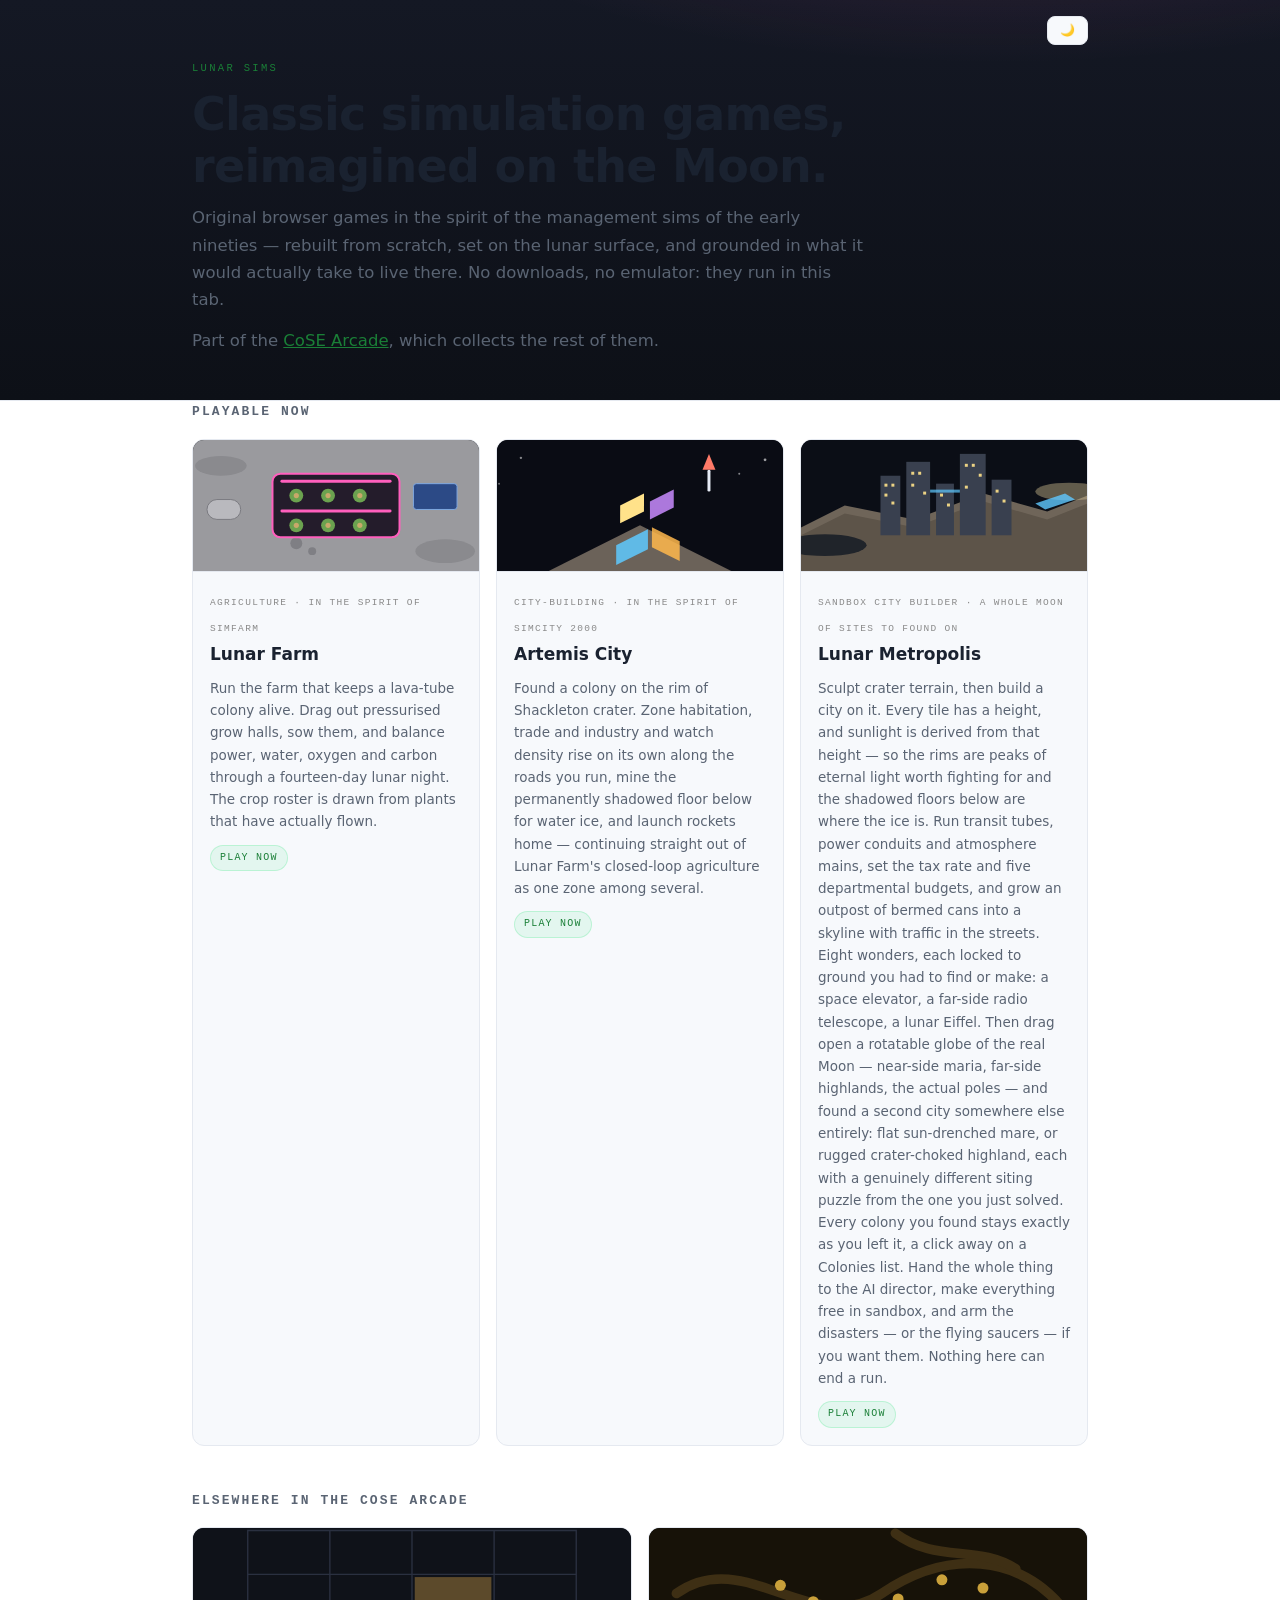
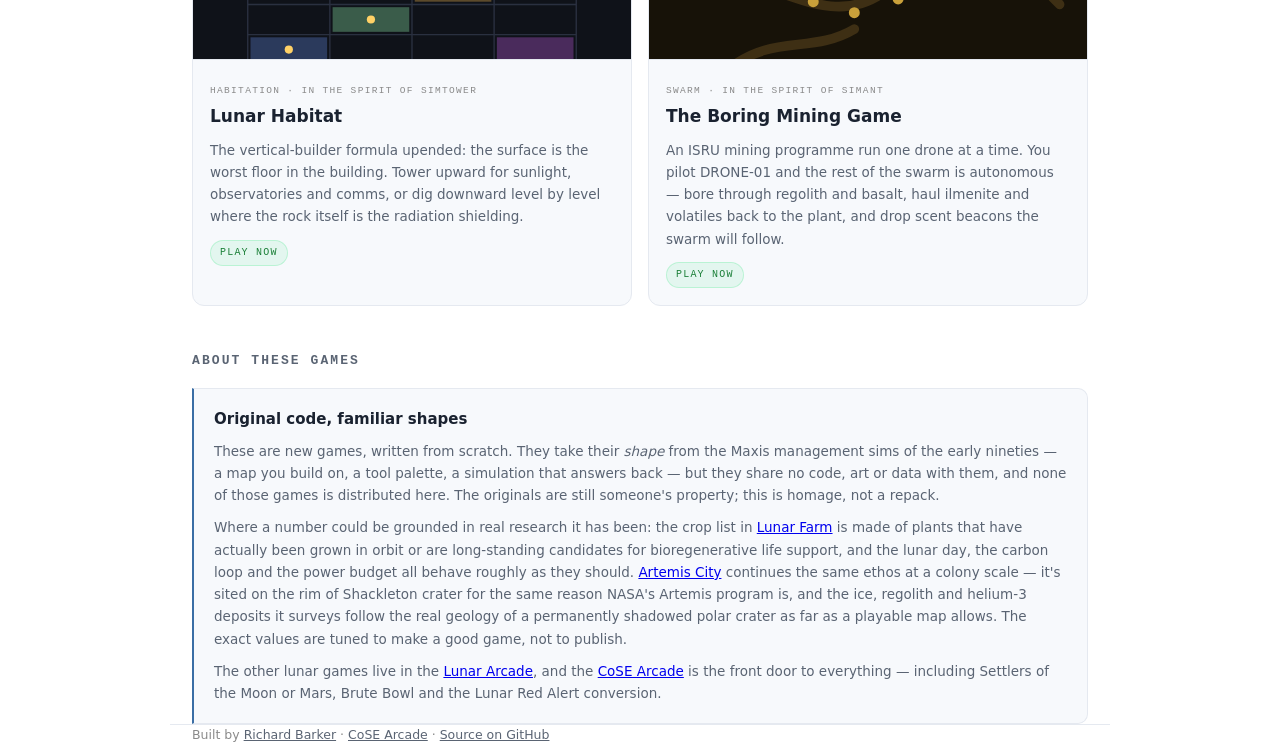
<file: index.html>
<!doctype html>
<html lang="en">
<head>
<meta charset="utf-8">
<meta name="viewport" content="width=device-width, initial-scale=1">
<title>Lunar Sims — classic simulation games, reimagined on the Moon</title>
<meta name="description" content="Original browser simulation games set on the lunar surface, in the spirit of the classic Maxis sims. Lunar Farm and Artemis City are playable now.">
<link rel="stylesheet" href="https://dr-richard-barker.github.io/Plant_response_to_radiation/cose/cose-theme.css">
<link rel="stylesheet" href="https://dr-richard-barker.github.io/Plant_response_to_radiation/cose/cose-chrome.css">
<link rel="stylesheet" href="https://dr-richard-barker.github.io/Plant_response_to_radiation/cose/cose-map.css">
<link rel="icon" href="data:image/svg+xml,<svg xmlns='http://www.w3.org/2000/svg' viewBox='0 0 32 32'><text y='26' font-size='26'>🌘</text></svg>">
<script>
  (function() {
    let theme = localStorage.getItem('cose_theme');
    if (!theme) {
      theme = window.matchMedia('(prefers-color-scheme: dark)').matches ? 'dark' : 'light';
    }
    document.documentElement.setAttribute('data-theme', theme);
  })();
</script>
<style>
:root{
  --bg:#080a10; --panel:#11141c; --panel-2:#161a24; --line:#232838;
  --ink:#e6ebf5; --ink-soft:#9aa6bd; --ink-faint:#5c6478;
  --accent:#6ee7a0; --accent-2:#8ab4ff; --led:#ff5fbd;
  --mono:ui-monospace,SFMono-Regular,Menlo,Consolas,monospace;
  --sans:system-ui,-apple-system,"Segoe UI",Roboto,Helvetica,Arial,sans-serif;
}
html[data-theme="light"] {
  --bg:#ffffff; --panel:#f7f9fc; --panel-2:#eef2f6; --line:#e5e9f0;
  --ink:#1a2230; --ink-soft:#5a6473; --ink-faint:#8a8a8a;
  --accent:#1a7f37; --accent-2:#3b6ea5; --led:#ff5fbd;
}
*{box-sizing:border-box}
body{
  margin:0;background:var(--bg);color:var(--ink);font-family:var(--sans);
  line-height:1.65;
}
.wrap{max-width:940px;margin:0 auto;padding:0 22px}
header.top{
  border-bottom:1px solid var(--line);
  background:
    radial-gradient(900px 320px at 78% -40%, rgba(255,95,189,.16), transparent 70%),
    linear-gradient(180deg,#141824,#0d1017);
  padding:60px 0 46px;
}
.eyebrow{
  font-family:var(--mono);font-size:10.5px;letter-spacing:.22em;text-transform:uppercase;
  color:var(--accent);margin-bottom:12px;
}
h1{margin:0 0 12px;font-size:clamp(30px,5.4vw,46px);line-height:1.12;letter-spacing:-.015em}
.lede{margin:0;max-width:64ch;font-size:16.5px;color:var(--ink-soft)}
main{padding:44px 0 70px}
h2{font-size:13px;letter-spacing:.16em;text-transform:uppercase;color:var(--ink-soft);
   font-family:var(--mono);font-weight:600;margin:0 0 16px}
h2+.grid{margin-bottom:44px}
.grid{display:grid;grid-template-columns:repeat(auto-fit,minmax(280px,1fr));gap:16px}
.card{
  display:flex;flex-direction:column;background:var(--panel);border:1px solid var(--line);
  border-radius:12px;overflow:hidden;text-decoration:none;color:inherit;
}
a.card:hover{border-color:var(--accent-2)}
.shot{height:132px;position:relative;overflow:hidden;background:#0c0f16;border-bottom:1px solid var(--line)}
.shot svg{position:absolute;inset:0;width:100%;height:100%}
.card .body{padding:15px 17px 17px}
.card h3{margin:0 0 3px;font-size:17px}
.card .tag{
  font-family:var(--mono);font-size:9.5px;letter-spacing:.14em;text-transform:uppercase;
  color:var(--ink-faint);
}
.card p{margin:9px 0 0;font-size:13.5px;color:var(--ink-soft)}
.pill{
  display:inline-block;margin-top:12px;font-family:var(--mono);font-size:10px;
  letter-spacing:.12em;text-transform:uppercase;padding:4px 9px;border-radius:20px;
}
.pill.live{background:rgba(110,231,160,.14);color:var(--accent);border:1px solid rgba(110,231,160,.35)}
.pill.soon{background:rgba(255,255,255,.05);color:var(--ink-faint);border:1px solid var(--line)}
.note{
  margin-top:8px;background:var(--panel);border:1px solid var(--line);
  border-left:2px solid var(--accent-2);border-radius:0 10px 10px 0;padding:18px 20px;
}
.note h3{margin:0 0 8px;font-size:15px}
.note p{margin:0 0 10px;font-size:13.5px;color:var(--ink-soft)}
.note p:last-child{margin-bottom:0}
footer{border-top:1px solid var(--line);padding:24px 0 40px;color:var(--ink-faint);font-size:12.5px}
footer a{color:var(--ink-soft)}
</style>
</head>
<body data-site-id="LunarSims">

<div style="max-width:940px; margin: 16px auto 0; padding: 0 22px; display: flex; justify-content: flex-end; position: absolute; left: 0; right: 0; z-index: 10;">
  <button id="themeToggleBtn" onclick="toggleTheme()" style="background: var(--panel); border: 1px solid var(--line); border-radius: 8px; color: var(--ink); padding: 6px 12px; cursor: pointer; font-family: var(--mono); font-size: 12px; font-weight: 600;" title="Toggle Theme">🌓</button>
</div>

<header class="top">
  <div class="wrap">
    <div class="eyebrow">Lunar Sims</div>
    <h1>Classic simulation games,<br>reimagined on the Moon.</h1>
    <p class="lede">Original browser games in the spirit of the management sims of the early nineties —
      rebuilt from scratch, set on the lunar surface, and grounded in what it would actually take to live
      there. No downloads, no emulator: they run in this tab.</p>
    <p class="lede" style="margin-top:14px">
      Part of the <a href="https://dr-richard-barker.github.io/cose-arcade/" style="color:var(--accent)">CoSE
      Arcade</a>, which collects the rest of them.</p>
  </div>
</header>

<main class="wrap">

  <h2>Playable now</h2>
  <div class="grid">
    <a class="card" href="farm/">
      <div class="shot">
        <svg viewBox="0 0 320 132" preserveAspectRatio="xMidYMid slice" aria-hidden="true">
          <rect width="320" height="132" fill="#9a9a9e"/>
          <ellipse cx="44" cy="26" rx="26" ry="10" fill="#8a8a8e"/>
          <ellipse cx="270" cy="112" rx="30" ry="12" fill="#8a8a8e"/>
          <circle cx="120" cy="104" r="6" fill="#7f7f84"/><circle cx="136" cy="112" r="4" fill="#7f7f84"/>
          <g>
            <rect x="96" y="34" width="128" height="64" rx="8" fill="#241c2b" stroke="#ff5fbd" stroke-width="2"/>
            <rect x="104" y="40" width="112" height="3" rx="1.5" fill="#ff5fbd"/>
            <rect x="104" y="70" width="112" height="3" rx="1.5" fill="#ff5fbd"/>
            <g fill="#6ba24f">
              <circle cx="120" cy="56" r="7"/><circle cx="152" cy="56" r="7"/>
              <circle cx="184" cy="56" r="7"/><circle cx="120" cy="86" r="7"/>
              <circle cx="152" cy="86" r="7"/><circle cx="184" cy="86" r="7"/>
            </g>
            <g fill="#c9a86a">
              <circle cx="120" cy="56" r="2.6"/><circle cx="152" cy="56" r="2.6"/>
              <circle cx="184" cy="56" r="2.6"/><circle cx="120" cy="86" r="2.6"/>
              <circle cx="152" cy="86" r="2.6"/><circle cx="184" cy="86" r="2.6"/>
            </g>
          </g>
          <rect x="238" y="44" width="44" height="26" rx="3" fill="#2c4a86" stroke="#7fa8e0"/>
          <rect x="30" y="60" width="34" height="20" rx="10" fill="#b9b9be" stroke="#7a7a80"/>
        </svg>
      </div>
      <div class="body">
        <span class="tag">Agriculture · in the spirit of SimFarm</span>
        <h3>Lunar Farm</h3>
        <p>Run the farm that keeps a lava-tube colony alive. Drag out pressurised grow halls, sow them,
          and balance power, water, oxygen and carbon through a fourteen-day lunar night. The crop roster
          is drawn from plants that have actually flown.</p>
        <span class="pill live">Play now</span>
      </div>
    </a>
    <a class="card" href="city/">
      <div class="shot">
        <svg viewBox="0 0 320 132" preserveAspectRatio="xMidYMid slice" aria-hidden="true">
          <rect width="320" height="132" fill="#0a0c14"/>
          <circle cx="286" cy="20" r="1.4" fill="#fff" opacity=".6"/>
          <circle cx="260" cy="34" r="1" fill="#fff" opacity=".5"/>
          <circle cx="40" cy="18" r="1.2" fill="#fff" opacity=".5"/>
          <circle cx="18" cy="44" r="1" fill="#fff" opacity=".4"/>
          <g transform="translate(160,96)">
            <polygon points="0,-10 96,38 0,86 -96,38" fill="#6b6259"/>
            <polygon points="-24,10 8,-6 8,14 -24,30" fill="#5fc9ff" opacity=".85"/>
            <polygon points="12,-8 40,6 40,26 12,12" fill="#ffb84d" opacity=".85"/>
            <polygon points="-20,-30 4,-42 4,-24 -20,-12" fill="#ffe28a"/>
            <polygon points="10,-34 34,-46 34,-28 10,-16" fill="#c98bff" opacity=".85"/>
          </g>
          <g fill="#e6ebf5">
            <rect x="228" y="30" width="3" height="22" rx="1.4"/>
            <polygon points="229.5,14 236,30 223,30" fill="#ff7a68"/>
          </g>
        </svg>
      </div>
      <div class="body">
        <span class="tag">City-building · in the spirit of SimCity 2000</span>
        <h3>Artemis City</h3>
        <p>Found a colony on the rim of Shackleton crater. Zone habitation, trade and industry and watch
          density rise on its own along the roads you run, mine the permanently shadowed floor below for
          water ice, and launch rockets home — continuing straight out of Lunar Farm's closed-loop
          agriculture as one zone among several.</p>
        <span class="pill live">Play now</span>
      </div>
    </a>

    <a class="card" href="metro/">
      <div class="shot">
        <svg viewBox="0 0 320 132" preserveAspectRatio="xMidYMid slice" aria-hidden="true">
          <rect width="320" height="132" fill="#0b0e16"/>
          <!-- terraced crater rim: the elevation model is the whole point -->
          <polygon points="0,96 60,66 130,80 200,54 264,72 320,50 320,132 0,132" fill="#6f6559"/>
          <polygon points="0,104 60,74 130,88 200,62 264,80 320,58 320,132 0,132" fill="#5d5449"/>
          <!-- peak of eternal light on the high rim, shadowed floor at the low end -->
          <ellipse cx="286" cy="52" rx="34" ry="9" fill="#cbb98d" opacity=".45"/>
          <ellipse cx="40" cy="106" rx="42" ry="11" fill="#0d1420" opacity=".75"/>
          <!-- skyline: towers with lit window grids, the era-3 architecture -->
          <g fill="#39404f">
            <rect x="96" y="36" width="20" height="60"/><rect x="122" y="22" width="24" height="74"/>
            <rect x="152" y="44" width="18" height="52"/><rect x="176" y="14" width="26" height="82"/>
            <rect x="208" y="40" width="20" height="56"/>
          </g>
          <g fill="#ffe28a" opacity=".9">
            <rect x="100" y="44" width="3" height="3"/><rect x="107" y="44" width="3" height="3"/>
            <rect x="100" y="54" width="3" height="3"/><rect x="107" y="62" width="3" height="3"/>
            <rect x="127" y="32" width="3" height="3"/><rect x="134" y="32" width="3" height="3"/>
            <rect x="127" y="44" width="3" height="3"/><rect x="139" y="52" width="3" height="3"/>
            <rect x="156" y="54" width="3" height="3"/><rect x="163" y="64" width="3" height="3"/>
            <rect x="181" y="24" width="3" height="3"/><rect x="188" y="24" width="3" height="3"/>
            <rect x="195" y="34" width="3" height="3"/><rect x="181" y="46" width="3" height="3"/>
            <rect x="212" y="50" width="3" height="3"/><rect x="219" y="60" width="3" height="3"/>
          </g>
          <!-- skyway between two high-density blocks -->
          <rect x="146" y="50" width="30" height="3" fill="#5fc9ff" opacity=".7"/>
          <!-- solar array catching the rim light -->
          <polygon points="252,64 282,54 292,60 262,70" fill="#5fc9ff" opacity=".8"/>
        </svg>
      </div>
      <div class="body">
        <span class="tag">Sandbox city builder · a whole Moon of sites to found on</span>
        <h3>Lunar Metropolis</h3>
        <p>Sculpt crater terrain, then build a city on it. Every tile has a height, and sunlight is
          derived from that height — so the rims are peaks of eternal light worth fighting for and the
          shadowed floors below are where the ice is. Run transit tubes, power conduits and atmosphere
          mains, set the tax rate and five departmental budgets, and grow an outpost of bermed cans into
          a skyline with traffic in the streets. Eight wonders, each locked to ground you had to find or
          make: a space elevator, a far-side radio telescope, a lunar Eiffel. Then drag open a rotatable
          globe of the real Moon — near-side maria, far-side highlands, the actual poles — and found a
          second city somewhere else entirely: flat sun-drenched mare, or rugged crater-choked highland,
          each with a genuinely different siting puzzle from the one you just solved. Every colony you
          found stays exactly as you left it, a click away on a Colonies list. Hand the whole thing to
          the AI director, make everything free in sandbox, and arm the disasters — or the flying
          saucers — if you want them. Nothing here can end a run.</p>
        <span class="pill live">Play now</span>
      </div>
    </a>
  </div>

  <h2>Elsewhere in the CoSE Arcade</h2>
  <div class="grid">
    <a class="card" href="https://dr-richard-barker.github.io/lunar-arcade/games/lunar-habitat/">
      <div class="shot">
        <svg viewBox="0 0 320 132" preserveAspectRatio="xMidYMid slice" aria-hidden="true">
          <rect width="320" height="132" fill="#0f1219"/>
          <g stroke="#2a3040" stroke-width="1" fill="none">
            <path d="M40 118 L40 20 L280 20 L280 118"/>
            <path d="M40 96 H280 M40 74 H280 M40 52 H280"/>
            <path d="M100 20 V118 M160 20 V118 M220 20 V118"/>
          </g>
          <rect x="42" y="98" width="56" height="18" fill="#2b3a5c"/>
          <rect x="102" y="76" width="56" height="18" fill="#3a5c4a"/>
          <rect x="162" y="54" width="56" height="18" fill="#5c4a2b"/>
          <rect x="222" y="98" width="56" height="18" fill="#4a2b5c"/>
          <circle cx="70" cy="107" r="3" fill="#ffd166"/><circle cx="130" cy="85" r="3" fill="#ffd166"/>
        </svg>
      </div>
      <div class="body">
        <span class="tag">Habitation · in the spirit of SimTower</span>
        <h3>Lunar Habitat</h3>
        <p>The vertical-builder formula upended: the surface is the worst floor in the building. Tower
          upward for sunlight, observatories and comms, or dig downward level by level where the rock
          itself is the radiation shielding.</p>
        <span class="pill live">Play now</span>
      </div>
    </a>
    <a class="card" href="https://dr-richard-barker.github.io/lunar-arcade/games/boring-mining/">
      <div class="shot">
        <svg viewBox="0 0 320 132" preserveAspectRatio="xMidYMid slice" aria-hidden="true">
          <rect width="320" height="132" fill="#171208"/>
          <g stroke="#3e2f14" stroke-width="7" fill="none" stroke-linecap="round">
            <path d="M20 66 C70 30, 120 100, 170 66 S270 40, 300 74"/>
            <path d="M60 120 C90 96, 120 110, 150 92"/>
            <path d="M180 22 C210 44, 240 30, 268 48"/>
          </g>
          <g fill="#c9a03a">
            <circle cx="96" cy="60" r="4"/><circle cx="120" cy="72" r="4"/><circle cx="150" cy="80" r="4"/>
            <circle cx="182" cy="70" r="4"/><circle cx="214" cy="56" r="4"/><circle cx="244" cy="62" r="4"/>
          </g>
        </svg>
      </div>
      <div class="body">
        <span class="tag">Swarm · in the spirit of SimAnt</span>
        <h3>The Boring Mining Game</h3>
        <p>An ISRU mining programme run one drone at a time. You pilot DRONE-01 and the rest of the swarm
          is autonomous — bore through regolith and basalt, haul ilmenite and volatiles back to the plant,
          and drop scent beacons the swarm will follow.</p>
        <span class="pill live">Play now</span>
      </div>
    </a>
  </div>

  <h2>About these games</h2>
  <div class="note">
    <h3>Original code, familiar shapes</h3>
    <p>These are new games, written from scratch. They take their <em>shape</em> from the Maxis
      management sims of the early nineties — a map you build on, a tool palette, a simulation that
      answers back — but they share no code, art or data with them, and none of those games is
      distributed here. The originals are still someone's property; this is homage, not a repack.</p>
    <p>Where a number could be grounded in real research it has been: the crop list in
      <a href="farm/">Lunar Farm</a> is made of plants that have actually been grown in orbit or are
      long-standing candidates for bioregenerative life support, and the lunar day, the carbon loop and
      the power budget all behave roughly as they should. <a href="city/">Artemis City</a> continues the
      same ethos at a colony scale — it's sited on the rim of Shackleton crater for the same reason NASA's
      Artemis program is, and the ice, regolith and helium-3 deposits it surveys follow the real geology
      of a permanently shadowed polar crater as far as a playable map allows. The exact values are tuned
      to make a good game, not to publish.</p>
    <p>The other lunar games live in the <a href="https://dr-richard-barker.github.io/lunar-arcade/">Lunar
      Arcade</a>, and the <a href="https://dr-richard-barker.github.io/cose-arcade/">CoSE Arcade</a> is the
      front door to everything — including Settlers of the Moon or Mars, Brute Bowl and the Lunar Red Alert
      conversion.</p>
  </div>

</main>

<footer class="wrap">
  Built by <a href="https://github.com/dr-richard-barker">Richard Barker</a> ·
  <a href="https://dr-richard-barker.github.io/cose-arcade/">CoSE Arcade</a> ·
  <a href="https://github.com/dr-richard-barker/LunarSims">Source on GitHub</a>
</footer>

<script>
  function toggleTheme() {
    const htmlEl = document.documentElement;
    const currentTheme = htmlEl.getAttribute('data-theme') || 'dark';
    const newTheme = currentTheme === 'dark' ? 'light' : 'dark';
    
    htmlEl.setAttribute('data-theme', newTheme);
    localStorage.setItem('cose_theme', newTheme);
    
    document.getElementById('themeToggleBtn').textContent = newTheme === 'dark' ? '☀️' : '🌙';
  }

  function initThemeIcon() {
    const currentTheme = document.documentElement.getAttribute('data-theme') || 'dark';
    const btn = document.getElementById('themeToggleBtn');
    if (btn) {
      btn.textContent = currentTheme === 'dark' ? '☀️' : '🌙';
    }
  }
  
  initThemeIcon();
</script>
<script src="https://dr-richard-barker.github.io/Plant_response_to_radiation/cose/sites.js"></script>
<script src="https://dr-richard-barker.github.io/Plant_response_to_radiation/cose/theme.js"></script>
  <script defer src="https://visitor-analytics.astrobotany.workers.dev/a.js"></script>
</body>
</html>
</file>
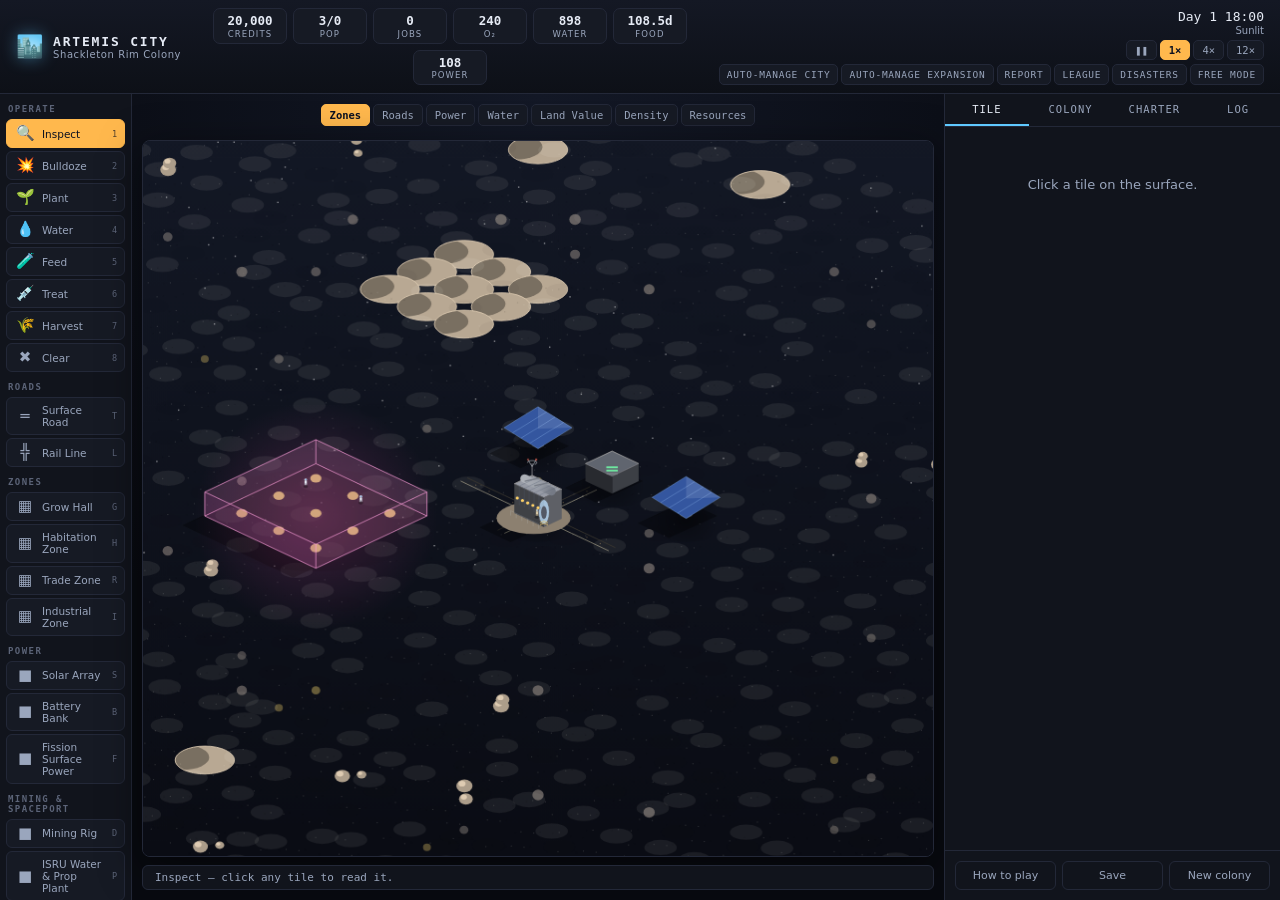
<file: city/index.html>
<!doctype html>
<html lang="en">
<head>
<meta charset="utf-8">
<meta name="viewport" content="width=device-width, initial-scale=1">
<title>Artemis City — Shackleton Rim Colony</title>
<meta name="description" content="A lunar city-building sim in the spirit of SimCity 2000: zone a colony on the rim of Shackleton crater, mine the permanently shadowed floor below for ice, and launch rockets home.">
<link rel="icon" href="data:image/svg+xml,<svg xmlns='http://www.w3.org/2000/svg' viewBox='0 0 32 32'><text y='26' font-size='26'>🏙️</text></svg>">
<link rel="stylesheet" href="style.css">
</head>
<body>

<header class="hud">
  <div class="brand">
    <span class="mark">🏙️</span>
    <div>
      <strong>ARTEMIS CITY</strong>
      <small>Shackleton Rim Colony</small>
    </div>
  </div>
  <div class="chips" id="chips"></div>
  <div class="clockbox">
    <div class="clock"><span id="dayN">Day 1</span> <span id="clockT">06:00</span></div>
    <div class="phase" id="phase">—</div>
    <div class="speeds">
      <button data-speed="0" class="sp">❚❚</button>
      <button data-speed="1" class="sp on">1×</button>
      <button data-speed="4" class="sp">4×</button>
      <button data-speed="12" class="sp">12×</button>
    </div>
    <div class="modes">
      <button id="btnAutoCity" class="mode" title="Let a director handle day-to-day operations: colony alerts, farming, power, roads and zoning">Auto-Manage City</button>
      <button id="btnAutoExpand" class="mode" title="Let a director handle survey expansion and the mining/export economy">Auto-Manage Expansion</button>
      <button id="btnReport" class="mode" title="Telemetry report">Report</button>
      <button id="btnLeague" class="mode" title="Scores from past runs">League</button>
      <button id="btnDisasters" class="mode" title="Toggle the disaster deck on or off">Disasters</button>
      <button id="btnSandbox" class="mode" title="Build anything at no cost">Free Mode</button>
    </div>
  </div>
</header>

<main>
  <nav class="palette">
    <div class="palgroup">
      <h4>Operate</h4>
      <div class="tools" id="opTools"></div>
    </div>
    <div class="palgroup">
      <h4>Roads</h4>
      <div class="tools" id="roadsTools"></div>
    </div>
    <div class="palgroup">
      <h4>Zones</h4>
      <div class="tools" id="zonesTools"></div>
    </div>
    <div class="palgroup">
      <h4>Power</h4>
      <div class="tools" id="powerTools"></div>
    </div>
    <div class="palgroup">
      <h4>Mining &amp; Spaceport</h4>
      <div class="tools" id="miningTools"></div>
    </div>
    <div class="palgroup">
      <h4>Upgrades</h4>
      <div class="tools" id="upgradesTools"></div>
    </div>
  </nav>

  <section class="stage">
    <div class="seg" id="viewBar">
      <button data-view="zones" class="on">Zones</button>
      <button data-view="roads">Roads</button>
      <button data-view="power">Power</button>
      <button data-view="water">Water</button>
      <button data-view="value">Land Value</button>
      <button data-view="density">Density</button>
      <button data-view="resources">Resources</button>
    </div>
    <canvas id="cv"></canvas>
    <div class="statusbar"><span id="toolHint">Inspect — click any tile to read it.</span><span id="viewLegend"></span></div>
  </section>

  <aside class="panel">
    <nav class="tabs">
      <button class="tab on" data-tab="info">Tile</button>
      <button class="tab" data-tab="colony">Colony</button>
      <button class="tab" data-tab="goals">Charter</button>
      <button class="tab" data-tab="log">Log</button>
    </nav>
    <div class="tabpane on" id="pane-info">
      <div id="tileDetail" class="empty">Click a tile on the surface.</div>
      <div class="actions" id="tileActions"></div>
    </div>
    <div class="tabpane" id="pane-colony"></div>
    <div class="tabpane" id="pane-goals"></div>
    <div class="tabpane" id="pane-log"></div>
    <footer class="panelfoot">
      <button id="btnHelp" class="ghost">How to play</button>
      <button id="btnSave" class="ghost">Save</button>
      <button id="btnReset" class="ghost danger">New colony</button>
    </footer>
  </aside>
</main>

<div class="modal" id="mPlant" hidden>
  <div class="sheet wide">
    <button class="xclose" data-close>&times;</button>
    <h2>Seed stock</h2>
    <p class="lede" id="plantLede">Choose what goes in the hall.</p>
    <div class="croplist" id="cropList"></div>
    <div class="sheetfoot"><button class="ghost" data-close>Cancel</button></div>
  </div>
</div>

<div class="modal" id="mEvent" hidden>
  <div class="sheet">
    <div class="eyebrow">Colony alert</div>
    <h2 id="evTitle"></h2>
    <p id="evText"></p>
    <div class="choices" id="evChoices"></div>
  </div>
</div>

<div class="modal" id="mHelp" hidden>
  <div class="sheet wide scroll">
    <button class="xclose" data-close>&times;</button>
    <h2>How to play</h2>

    <h3>The short version</h3>
    <p>You are founding a lunar city on the rim of Shackleton crater — near-constant sun for
      the array field, and the permanently shadowed floor below holding the water ice the
      whole Artemis program is chasing. Zone ground for people to live and work in, run roads
      to keep it serviced, and the city grows itself: you are not placing finished buildings,
      you are setting the conditions for density to rise on its own.</p>

    <h3>Zoning, not building</h3>
    <p>Drag out <strong>Habitation</strong>, <strong>Trade</strong> or <strong>Industrial</strong>
      zoning over open ground. Each tile inside develops independently, advancing through five
      stages of density as long as it is serviced by a road reaching the Command Module, demand
      for that zone type is positive, and the land value underneath it — terrain, hazard
      proximity, closeness to a grow hall — supports it. Losing the road connection for too long
      costs a tile its density, the same way real neglect would.</p>

    <h3>The three zones chase each other</h3>
    <p>Habitation wants jobs to outrun population. Trade and Industry each want population to
      outrun their own capacity. Zone only housing and nobody has anywhere to work; zone only
      industry and nobody is there to staff it. A city that grows evenly needs all three.</p>

    <h3>Agriculture is not a zone</h3>
    <p>The <strong>Grow Hall</strong> tool works exactly like Lunar Farm: drag out a hall, plant
      one crop across the whole footprint, tend it, harvest it. It is the one building that
      feeds the colony directly rather than developing on its own — the same closed-loop
      farming this city grew out of.</p>

    <h3>Mining and the launch pad</h3>
    <p>The survey has already found regolith, ice and helium-3 out there — the Tile panel shows
      what is under your cursor. A <strong>Mining Rig</strong> only sits on surveyed ground and
      draws from whatever is there; an <strong>ISRU plant</strong> cracks water out of stockpiled
      ice. Once you have a yard worth shipping, raise the <strong>Launch Pad</strong> and launch:
      it loads helium-3 first, then regolith, then any real food surplus, and converts the
      payload to credits on a cooldown — a rocket to Earth, same as the real cadence.</p>

    <h3>Going self-sufficient</h3>
    <p>The Colony tab tracks a straight answer to "is this actually working": a day counts as
      self-sufficient when the grid held without browning out, the larder has more than five
      days of food ahead of it, and the zoned districts brought in more than they cost to run.
      Hold that for ten straight days and the charter records it. <strong>Auto-Manage City</strong>
      and <strong>Auto-Manage Expansion</strong> both chase the same goal once established — each
      throttles its own kind of growth (zoning for City, survey charter and the export economy
      for Expansion) once the books are trending backwards, rather than spending the founding
      stash down slower.</p>

    <h3>Upgrades</h3>
    <p>Colony-wide equipment, bought once rather than placed on a tile — dust shielding for the
      arrays, a lighting retrofit for the grow halls, better water recovery, blast shielding
      against flares and moonquakes, self-tending grow halls, and harder drill bits for every
      mining rig already sunk. Free under Free Mode, same as everything else.</p>

    <h3>The switches</h3>
    <p><strong>Free Mode</strong> waives every cost, for experimenting with layouts.
      <strong>Disasters</strong> toggles the random-event deck — solar flares, micrometeorite
      strikes, moonquakes and the rest — off by default; flip it on for a harder run.
      <strong>Auto-Manage City</strong> hands day-to-day operations — colony alerts, farming,
      power, roads, zoning — to a director. <strong>Auto-Manage Expansion</strong> hands it the
      survey charter and the mining/ISRU/launch economy instead. The two are independent: run
      either alone, both together for a fully hands-off colony, or neither for full manual
      control.</p>

    <h3>Credits</h3>
    <p>An original game, in the spirit of Maxis' <em>SimCity 2000</em> (1993) but sharing no
      code or art with it — the simulation, rendering and every number here are written from
      scratch. It continues directly from Lunar Farm: the crop roster, soil-conditioning
      mechanic and closed-loop life support are the same, just one zone among several now.</p>

    <div class="sheetfoot"><button class="ghost" data-close>Close</button></div>
  </div>
</div>

<div class="modal" id="mOver" hidden>
  <div class="sheet">
    <div class="eyebrow">Run ended</div>
    <h2 id="overTitle">The colony failed</h2>
    <p id="overText"></p>
    <div id="overStats" class="statgrid"></div>
    <div class="sheetfoot">
      <button class="ghost" id="overLeague">File to the league</button>
      <button class="primary" id="overRestart">Start again</button>
    </div>
  </div>
</div>

<div class="modal" id="mReport" hidden>
  <div class="sheet report scroll">
    <button class="xclose" data-close>&times;</button>
    <div id="reportBody"></div>
    <div class="sheetfoot"><button class="ghost" data-close>Close</button></div>
  </div>
</div>

<div class="modal" id="mLeague" hidden>
  <div class="sheet report scroll">
    <button class="xclose" data-close>&times;</button>
    <div id="leagueBody"></div>
    <div class="sheetfoot"><button class="ghost" data-close>Close</button></div>
  </div>
</div>

<div class="toast" id="toast" hidden></div>
<div class="dtip" id="dtip" hidden></div>

<script src="js/data.js"></script>
<script src="js/grid.js"></script>
<script src="js/zones.js"></script>
<script src="js/sim.js"></script>
<script src="js/autopilot.js"></script>
<script src="js/agents.js"></script>
<script src="js/render.js"></script>
<script src="js/dashboard.js"></script>
<script src="js/league.js"></script>
<script src="js/ui.js"></script>
  <script defer src="https://visitor-analytics.astrobotany.workers.dev/a.js"></script>
</body>
</html>
</file>
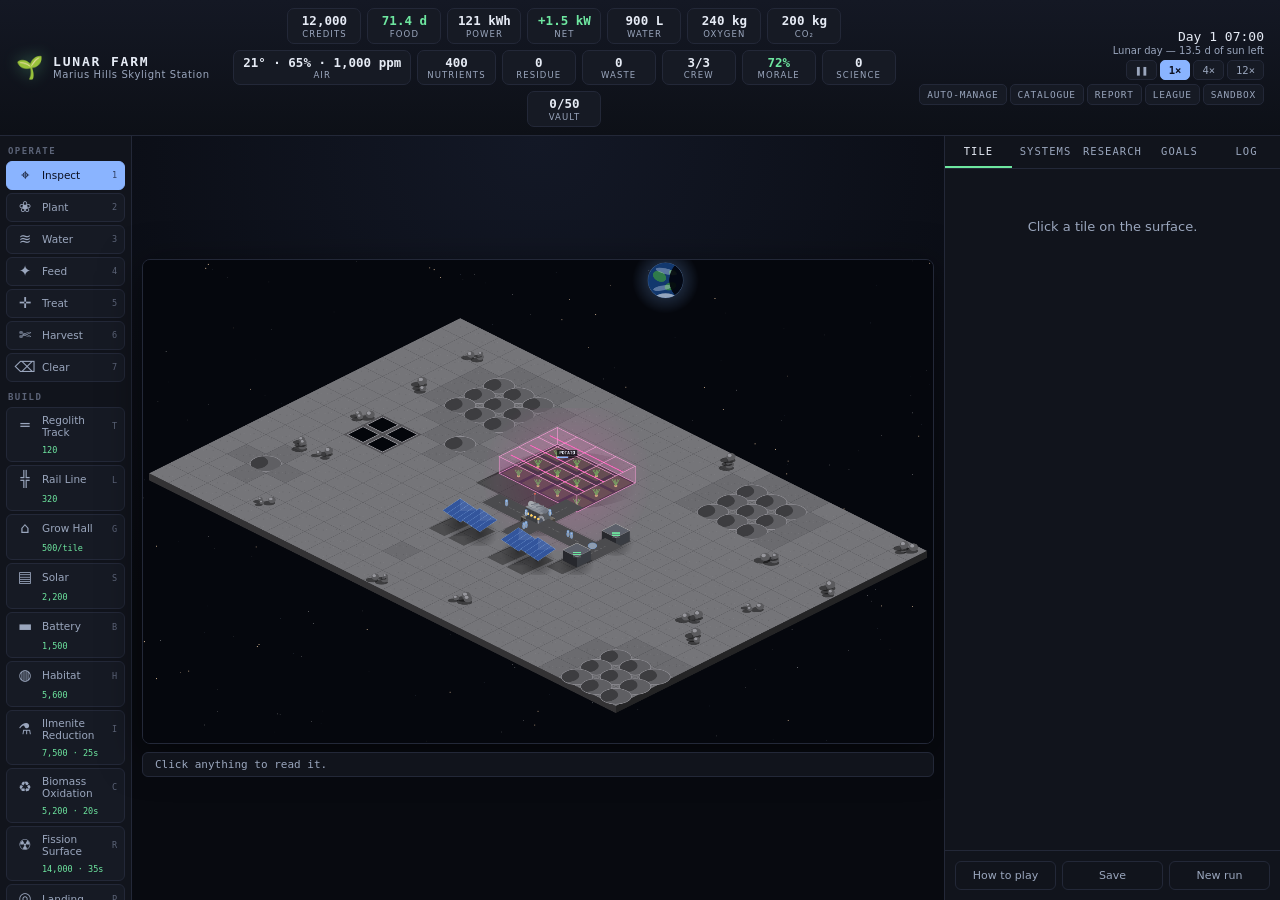
<file: farm/index.html>
<!doctype html>
<html lang="en">
<head>
<meta charset="utf-8">
<meta name="viewport" content="width=device-width, initial-scale=1">
<title>Lunar Farm — Marius Hills Skylight Station</title>
<meta name="description" content="A lunar agriculture simulation: build a closed-loop farm on the surface and keep it alive through the 14-day lunar night.">
<link rel="icon" href="data:image/svg+xml,<svg xmlns='http://www.w3.org/2000/svg' viewBox='0 0 32 32'><text y='26' font-size='26'>🌱</text></svg>">
<link rel="stylesheet" href="style.css">
</head>
<body>

<header class="hud">
  <div class="brand">
    <span class="mark">🌱</span>
    <div>
      <strong>LUNAR FARM</strong>
      <small>Marius Hills Skylight Station</small>
    </div>
  </div>
  <div class="chips" id="chips"></div>
  <div class="clockbox">
    <div class="clock"><span id="dayN">Day 1</span> <span id="clockT">06:00</span></div>
    <div class="phase" id="phase">—</div>
    <div class="speeds">
      <button data-speed="0" class="sp">❚❚</button>
      <button data-speed="1" class="sp on">1×</button>
      <button data-speed="4" class="sp">4×</button>
      <button data-speed="12" class="sp">12×</button>
    </div>
    <div class="modes">
      <button id="btnAuto" class="mode" title="Let the crew tend, harvest, replant and restock on their own">Auto-manage</button>
      <button id="btnCatalog" class="mode" title="The seed catalogue: every line, engineered or not">Catalogue</button>
      <button id="btnReport" class="mode" title="Telemetry report">Report</button>
      <button id="btnLeague" class="mode" title="Scores from past runs">League</button>
      <button id="btnSandbox" class="mode" title="Build anything at no cost">Sandbox</button>
    </div>
  </div>
</header>

<main>
  <nav class="palette">
    <div class="palgroup">
      <h4>Operate</h4>
      <div class="tools" id="opTools"></div>
    </div>
    <div class="palgroup">
      <h4>Build</h4>
      <div class="tools" id="buildTools"></div>
    </div>
  </nav>

  <section class="stage">
    <canvas id="cv"></canvas>
    <div class="statusbar"><span id="toolHint">Inspect — click any tile to read it.</span></div>
  </section>

  <aside class="panel">
    <nav class="tabs">
      <button class="tab on" data-tab="info">Tile</button>
      <button class="tab" data-tab="systems">Systems</button>
      <button class="tab" data-tab="research">Research</button>
      <button class="tab" data-tab="goals">Goals</button>
      <button class="tab" data-tab="log">Log</button>
    </nav>
    <div class="tabpane on" id="pane-info">
      <div id="tileDetail" class="empty">Click a tile on the surface.</div>
      <div class="actions" id="tileActions"></div>
    </div>
    <div class="tabpane" id="pane-systems"></div>
    <div class="tabpane" id="pane-research"></div>
    <div class="tabpane" id="pane-goals"></div>
    <div class="tabpane" id="pane-log"></div>
    <footer class="panelfoot">
      <button id="btnHelp" class="ghost">How to play</button>
      <button id="btnSave" class="ghost">Save</button>
      <button id="btnReset" class="ghost danger">New run</button>
    </footer>
  </aside>
</main>

<div class="modal" id="mPlant" hidden>
  <div class="sheet wide scroll">
    <h2 id="plantTitle">Seed catalogue</h2>
    <p class="lede" id="plantLede">Choose what goes in the hall.</p>
    <div class="catfilter" id="catFilter"></div>
    <div class="croplist" id="cropList"></div>
    <details class="catcredits" id="catCredits">
      <summary>Where the photographs come from</summary>
      <div id="catCreditBody">Loading credits…</div>
    </details>
    <div class="sheetfoot"><button class="ghost" data-close>Close</button></div>
  </div>
</div>

<div class="modal" id="mEvent" hidden>
  <div class="sheet">
    <div class="eyebrow">Station alert</div>
    <h2 id="evTitle"></h2>
    <p id="evText"></p>
    <div class="choices" id="evChoices"></div>
  </div>
</div>

<div class="modal" id="mHelp" hidden>
  <div class="sheet wide scroll">
    <h2>How to play</h2>

    <h3>The short version</h3>
    <p>You have a plot of lunar surface at the rim of a lava-tube skylight, and a colony that needs feeding.
      Pick a tool on the left, then click — or drag — on the ground. Raise grow halls, sow them, keep them
      watered and fed, harvest before anything wilts, and spend the proceeds on the hardware that gets you
      through the night.</p>

    <h3>On a phone or tablet</h3>
    <p>Everything works by finger. With a build tool up, <strong>drag one finger</strong> to pull out a
      hall or run a road; with any other tool, one finger <strong>drags the map about</strong> and a
      <strong>tap</strong> uses the tool on whatever you tapped. <strong>Pinch with two fingers</strong>
      to zoom, and slide them together to move as you zoom. At the widest zoom the whole plot already
      fits, so the map deliberately stays put until you zoom in.</p>

    <h3>Making a field</h3>
    <p>Take the <strong>Grow Hall</strong> tool and <strong>drag a rectangle</strong> across open ground —
      the outline shows the size and the price as you go, green if it will fit and red if something is in
      the way. Let go and the hall goes up. A hall is one field: it takes a single crop across its whole
      floor, and cost, yield, lighting draw and water all scale with how many tiles you gave it. Halls can
      be anything from a single tile up to eight a side, so you can put a small research hall next to a
      sprawling potato barn.</p>

    <h3>Tracks and rail</h3>
    <p><strong>Both are laid by dragging.</strong> Press on the tile you want to start from, drag to where
      you want to finish and let go: the run follows the longer axis first and turns once, the way a road
      tool has behaved since SimCity. The preview shows every tile green where it will lay and red where
      something is in the way, with the running cost at the far end. Anything blocked is simply skipped and
      you are not charged for it. A single click still lays one tile.</p>
    <p>A hall or module has to touch a regolith track that leads back to a habitat, or the crew cannot
      service it properly and it grows at about three-quarters speed. Lay track as you expand — it is the
      cheapest thing you can build. Unserviced modules show a red pip.</p>
    <p><strong>Rail Line</strong> does the same job and more. It carries service like a track, and any hall
      whose outline touches it gains a tenth again in throughput, because the crop leaves by the wagonload
      instead of being carried out by hand. Lay a few tiles in a row and freight trains appear and work the
      line on their own — they need somewhere to go, so a loop or a long spine runs better than a stub.</p>

    <h3>The lunar night is the whole game</h3>
    <p>A lunar day runs about 29.5 Earth days: roughly fourteen and a half sunlit, then the same again in
      darkness. Solar arrays give you nothing for two weeks at a stretch. A legacy radioisotope unit covers
      baseline life support but not the grow lamps, so power is shed one whole hall at a time as the
      batteries drain. Battery banks buy you a few halls through the night; fission surface power ends the
      problem for good.</p>

    <h3>Light is a curve, not a switch</h3>
    <p>Every hall has a dimmer: <strong>Low</strong> (200 µmol/m²/s), <strong>Standard</strong> (330, what
      the EDEN ISS greenhouse in Antarctica ran its salad crops at) and <strong>High</strong> (600). Lamp
      power scales with the setting, so High costs 1.82 times Standard. Growth does not keep up with it:
      in EDEN ISS's own trial, arugula under 600 grew half as much again per day as arugula under 330, but got
      less out of every mole of light. The farm runs on that measured curve. High buys speed with power you
      might not have after sunset; Low is the cheapest way to keep a hall growing through the night.</p>
    <p>The photoperiod in the Systems tab works the same way: a 20-hour day delivers more light and grows
      faster than 16, with the same diminishing return. Sixteen hours is EDEN ISS's fifteen at full
      output plus an hour of ramp either side. Select a hall to see its daily light, what the crop wants,
      and everything else setting its pace.</p>

    <h3>Cut and come again</h3>
    <p>Mizuna, basil, tomato, cucumber, chard and red mustard are picked rather than pulled. The first cut
      comes when the crop matures; after that the plant stays in and regrows, giving a smaller picking
      every week or two until the planting has stood as long as EDEN ISS kept it. No reseeding, no
      re-establishment — and a hall that never empties. <strong>Final cut</strong> clears it early.</p>

    <h3>Heat, humidity and CO₂</h3>
    <p>EDEN ISS ran one climate for every crop — 21 °C under the lamps, 19 °C in the dark, 65% humidity,
      1000 ppm CO₂ — and through the Antarctic winter could not hold any of it. The Systems tab shows all
      three, and they are yours to manage:</p>
    <ul>
      <li><strong>Heat.</strong> Lamps are the biggest heat load in a hall. The radiators carry Standard
        light comfortably, but High at lunar noon, when they look at a hot sky, cooks the canopy unless you
        fit <strong>Radiator Wings</strong>. On a lunar night the lamps are the <em>only</em> heat: a farm
        shedding most of its halls runs cold, and cold crops grow slowly.</li>
      <li><strong>Humidity.</strong> Everything a canopy drinks it breathes back out. High light means more
        of it; past 80% for hours at a time, mould follows. Boost the dehumidifiers, fit canopy fans, or
        fit condensate recovery.</li>
      <li><strong>CO₂.</strong> The halls are held at what the store can supply. Enrich to 2,000 or 3,500 ppm
        and C₃ crops grow up to a tenth faster — photorespiration all but stops — but enriched air leaks
        carbon out of the store, mushrooms hate it, and above 2,500 ppm the crew feel it.</li>
      <li><strong>Airflow.</strong> In one-sixth gravity warm air barely rises, so a big hall stagnates.
        Halls over twelve tiles lose up to a fifth of their growth without <strong>canopy fans</strong>.
        A hall whose air handler fails is sealed, and a sealed canopy draws its CO₂ to nothing in minutes.</li>
    </ul>

    <h3>Flares, studies and field notes</h3>
    <p>A solar flare is the most acute radiation hazard on the lunar surface, and plants take it better
      than people do. Ride one out with the lamps on and the canopy's stress response peaks at two to six
      hours and settles within the day — the three phases this group measured across ten NASA plant
      radiation studies. A hall sown in the last few days is another matter: it loses seedlings outright.
      The crew's dose is the real cost. Nobody has ever studied a plant through a solar particle event;
      have Arabidopsis in the ground when you ride one out, leave it in until its response has run its
      course, and the data are the first.</p>
    <p>The Research tab lists six <strong>studies</strong>: published trials the farm can re-run — EDEN
      ISS's light trial, Arabidopsis in Apollo soil, still air at one-sixth g, transplants, enriched air and
      the flare. Grow what the protocol asks and the farm reads the result off its own harvest records,
      setting its figure beside the published one. <strong>Field notes</strong> file themselves as the farm
      meets each source: what was found, by whom, and what it does here.</p>

    <h3>How does your farm measure up?</h3>
    <p>Every closed-agriculture facility reports one number: kilograms of fresh food per square metre of
      growing area per day. EDEN ISS managed 0.075 over its 2018 season; Lunar Palace 1 about 0.068; NASA's
      Biomass Production Chamber, with ideal control, about 0.17. Each tile of hall holds about 20 m² of
      racks. The Systems tab and the report track your farm against them, and three milestones are
      waiting. Be wary of the number: fresh mass flatters watery crops, and a cucumber is 96% water.</p>

    <h3>Regolith is not soil</h3>
    <p>A hall you have just raised is floored with sharp, sterile dust: no structure, no biology,
      nothing that holds water where a root can reach it. Fresh beds grow at about two-thirds the rate
      of conditioned ones, and the meter on a selected hall shows how far along they are. Every harvest
      works roots and stubble back in and moves them on — faster once the biomass oxidation loop is
      running — or you can pay to condition a hall outright with imported biomass. Bulldozing a hall
      throws that work away, so it is usually cheaper to replant than to rebuild.</p>
    <p>The first crops are thin as well as slow. When Arabidopsis was grown in real Apollo soil, its
      rosettes reached a tenth of the size of the same plant in simulant — and the most weathered soil,
      Apollo 11's, did worst. Here a first crop in raw regolith yields about half; freshly broken ejecta on
      a crater rim is younger and does a little better. Beds worked past about 60% yield in full.</p>

    <h3>Beds, tanks and the nursery</h3>
    <p>An empty hall can be refitted. <strong>Sintered beds</strong> are regolith fired into porous
      aggregate: they drain, hold air at the roots in one-sixth gravity, sit near neutral pH, and come out of
      the kiln sterile — nearly full yield from the first crop, less mould, and the firing takes stored
      energy. <strong>Aeroponic racks</strong> are what EDEN ISS used: bare roots misted with solution. They
      are the fastest bed there is, but they need the <strong>Nutrient Tank Room</strong>, and in a brownout
      the roots dry within hours.</p>
    <p>The tank room runs EDEN ISS's two tanks — a leafy solution at EC 2.21 and pH 6.06, a fruit solution
      at EC 3.49 and pH 5.91 — and feeds every hall on the network. Salts build with every lit hour, and only
      emptying and refilling clears them, which EDEN ISS did every two to three months. Nitrate uptake pushes
      pH up, faster with raw regolith on the line; auto-dosing holds it for a little stock. Bare roots feel
      every drift, regolith least. If the fruit goes brown at the blossom end, it is calcium: EDEN ISS changed
      its recipe mid-season, and so can you.</p>
    <p>A <strong>Seedling Nursery</strong> raises transplants in rockwool, as EDEN ISS raised every seedling
      for ten to twenty days. A hall sown from it starts a fortnight ahead, so a romaine bed is out of the
      hall in two-thirds of the time.</p>

    <h3>Earth is watching</h3>
    <p>Build a <strong>Broadcast Studio</strong> and the farm starts paying its own way between
      harvests. Every day it files what it has: the crop standing in the halls, the crew at the mess
      table, a flower crop being cut and arranged. Earth pays a fee on delivery — that is the floor
      that keeps you solvent while a potato takes three months — and pays again on the audience the
      programme has built.</p>
    <p><strong>The audience is the part that rewards variety.</strong> Every subject carries a
      novelty that collapses the moment it airs and recovers slowly over the following fortnight.
      Show the same potato every week and the fee shrinks and the audience drifts away; keep a dozen
      different things standing in the ground and there is always a fresh one to lead with. A farm
      that grows one crop very well earns roughly half what a farm growing twelve indifferently
      does. That is deliberate: the camera is how biodiversity pays for itself.</p>

    <h3>Things that grow in the dark</h3>
    <p>Not everything in the catalogue is a plant. <strong>Oyster mushrooms</strong> fruit on the
      spent straw and stover that every harvest leaves behind, and they need no lamp at all — which
      means they keep producing straight through the fortnight of lunar night, when every lit hall
      is being shed one at a time. They also <em>respire</em>: they burn oxygen and hand back carbon
      dioxide, the reverse of a canopy, which quietly refills the buffer an exporting farm runs
      down. Yeast and rhizobia work the same way. Cyanobacteria fix their own nitrogen and return it
      to the nutrient tanks.</p>
    <p>Watch the <strong>residue</strong> figure: it is what the cultures eat, and it only comes
      from harvesting something photosynthetic. A farm of nothing but mushrooms starves.</p>

    <h3>Biotechnology</h3>
    <p>Sow every conventional crop in the catalogue at least once and the <strong>Biotech Lab</strong>
      opens in the Research tab. Each engineered line is a real crop carrying real traits — improved
      harvest index, biofortification, a photorespiratory bypass, faster relaxation of
      non-photochemical quenching, extended bloom, radiation tolerance, reduced stomatal density,
      perchlorate tolerance, a shortened cycle, molecular farming — and the catalogue tells you what
      each one does and what it is based on. They cost credits and science to develop, and their
      seed is dearer for ever after. They are also the only way to keep a farm growing once the
      conventional roster has stopped surprising anybody.</p>

    <h3>The vault is the point</h3>
    <p>Everything you harvest is banked as an <strong>accession</strong>: a line held in living
      store. The goal of the station is not the farm — it is the <strong>Lunar Seed Vault</strong>,
      sunk into the lava tube through the skylight the settlement was founded on, where the rock
      holds one temperature and tens of metres of basalt stop what no surface structure can. Get the
      oxidation loop running, bury the modules under regolith, bank twelve accessions, and it can be
      signed off. After that it pays a slow dividend in data on everything it holds, and a line kept
      in the vault can be re-sown from secured stock when a tired-seed year would otherwise ruin it.</p>
    <p>The ledger is at the top of the Goals tab. The target is every line the farm can grow, plant
      and microbe alike, held against the possibility that somebody will need them.</p>

    <h3>The loop is closed</h3>
    <p>Plants make oxygen and consume carbon dioxide; the crew do the reverse. A surplus farm exports carbon
      inside the food it sells, so the buffer runs down over time — watch the CO₂ figure, build the biomass
      oxidation loop, and buy a cylinder if it gets tight. Water is recycled at about eighty percent; the
      rest comes from resupply or from cooking hydrogen out of regolith.</p>

    <h3>Reading a hall</h3>
    <p>The bar along the bottom of a hall is growth. Coloured pips along the top mean, in order: green for
      ready to harvest, yellow for fungal infection, blue for dry, purple for starved of nutrients, red for
      no track connection, orange for a nutrient tank out of band, grey for a sealed hall, cyan for a canopy
      still recovering from a flare. Select any hall to see everything setting its pace.</p>

    <h3>Things worth knowing</h3>
    <ul>
      <li>Photoperiod is a lever, not a setting. Longer days grow crops faster, with diminishing returns, and cost proportionally more power.</li>
      <li>The five EDEN ISS crops — arugula, chard, red mustard, cucumber and kohlrabi — carry the yields measured in Antarctica. The catalogue shows them, and how many cycles each figure rests on.</li>
      <li>Leafy greens are quick, cheap and barely feed anyone. Potato, sweetpotato, wheat and soybean are what close the calorie gap.</li>
      <li>Duckweed and spirulina are fast enough to finish inside a single lunar day. Plant them before sunset.</li>
      <li>Zinnias feed nobody and are worth planting anyway — crew morale is a real constraint.</li>
      <li>Arabidopsis pays in science, which is what unlocks the serious hardware.</li>
      <li>Fungal infection spreads to neighbouring halls if you leave it.</li>
      <li>Surplus oxygen sells. So does surplus food, but selling food exports carbon.</li>
      <li>The studio pays for what has not been on screen lately. Plant for the camera as well as the pantry.</li>
      <li>Mushrooms do not care that the sun has set. Sow them before it does.</li>
      <li>Every distinct line you harvest is banked. The vault is the only score that outlasts the run.</li>
    </ul>

    <h3>Credits</h3>
      <p>An original game, written from scratch. It owes its shape to Maxis' <em>SimFarm</em> (1993), but shares
      no code or art with it. The crop roster is drawn from plants that have actually flown or are long-standing
      candidates for bioregenerative life support; most of the numbers are tuned for play, not for publication.
      The exceptions are named where they appear: the lamp settings, light-response curve, cycle lengths and
      fresh yields of the crops grown in the EDEN ISS greenhouse in 2018 (Zabel et al. 2020, <em>Front. Plant
      Sci.</em> 11:656; NASA OSDR OSD-895), and the recycling ratios measured in Lunar Palace 1.</p>
    <p>The catalogue photographs are openly licensed — public-domain NASA imagery of the crops that
      have actually been grown in orbit, and Creative Commons photography for the rest. Every one is
      credited by source, creator and licence inside the catalogue and in
      <code>img/CREDITS.md</code>. Engineered lines are illustrated with their conventional parent's
      photograph and captioned as such: there is no photograph of a cultivar that does not exist.</p>

    <div class="sheetfoot"><button class="ghost" data-close>Close</button></div>
  </div>
</div>

<div class="modal" id="mOver" hidden>
  <div class="sheet">
    <div class="eyebrow">Run ended</div>
    <h2 id="overTitle">The farm failed</h2>
    <p id="overText"></p>
    <div id="overStats" class="statgrid"></div>
    <div class="sheetfoot">
      <button class="ghost" id="overLeague">File to the league</button>
      <button class="primary" id="overRestart">Start again</button>
    </div>
  </div>
</div>

<div class="modal" id="mLeague" hidden>
  <div class="sheet report scroll">
    <div id="leagueBody"></div>
    <div class="sheetfoot"><button class="ghost" data-close>Close</button></div>
  </div>
</div>

<div class="modal" id="mReport" hidden>
  <div class="sheet report scroll">
    <div id="reportBody"></div>
    <div class="sheetfoot"><button class="ghost" data-close>Close</button></div>
  </div>
</div>

<div class="toast" id="toast" hidden></div>
<div class="dtip" id="dtip" hidden></div>

<script src="js/data.js"></script>
<script src="js/sim.js"></script>
<script src="js/agents.js"></script>
<script src="js/render.js"></script>
<script src="js/dashboard.js"></script>
<script src="js/league.js"></script>
<script src="js/ui.js"></script>
  <script defer src="https://visitor-analytics.astrobotany.workers.dev/a.js"></script>
</body>
</html>
</file>
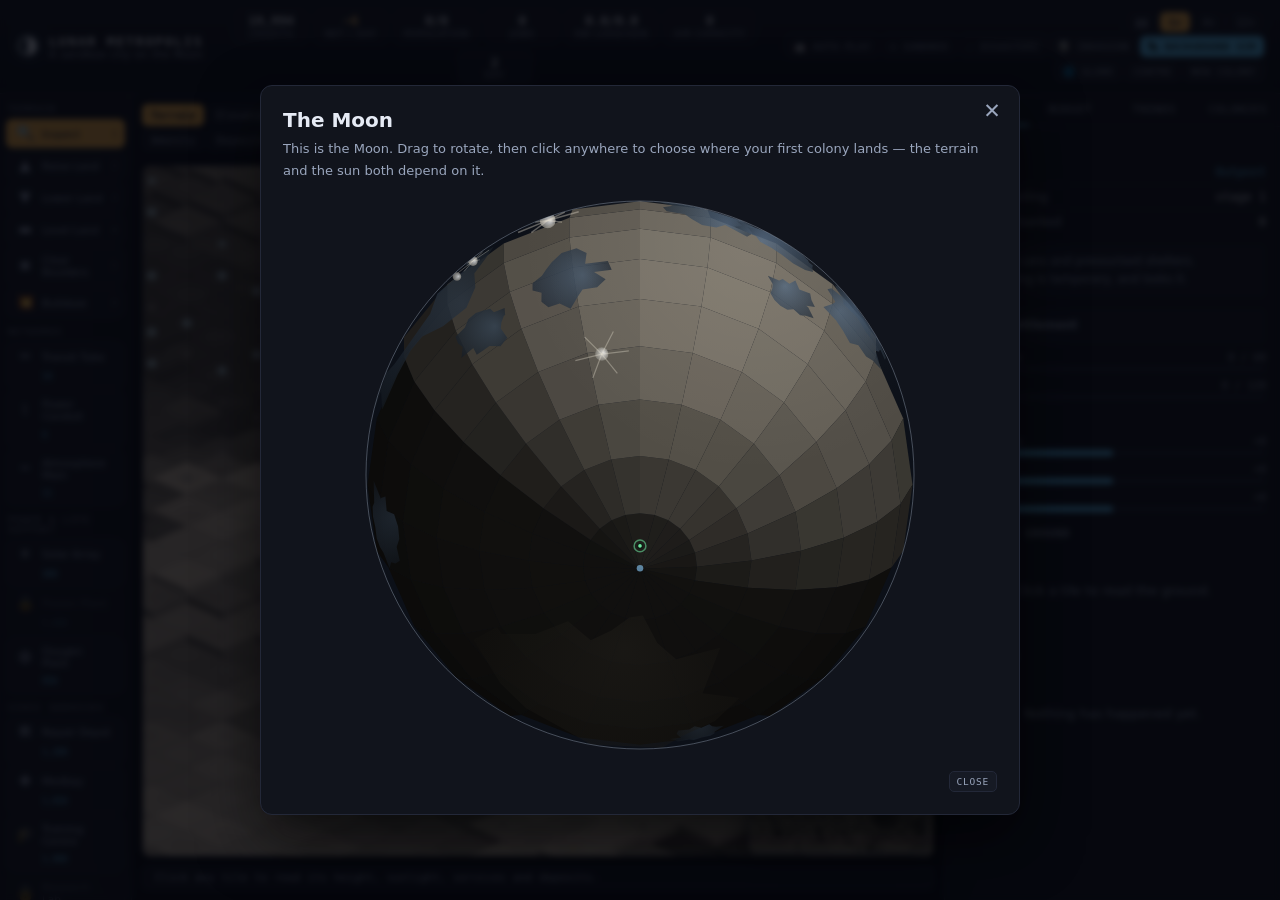
<file: metro/index.html>
<!doctype html>
<html lang="en">
<head>
<meta charset="utf-8">
<meta name="viewport" content="width=device-width, initial-scale=1">
<title>Lunar Metropolis — a sandbox city on the Moon</title>
<meta name="description" content="A SimCity 2000-style sandbox city builder on the Moon: sculpt crater terrain, chase the peaks of eternal light for power and the permanently shadowed floors for ice, run transit, power and atmosphere networks, and grow a city out of the regolith.">
<link rel="icon" href="data:image/svg+xml,<svg xmlns='http://www.w3.org/2000/svg' viewBox='0 0 32 32'><text y='26' font-size='26'>🌗</text></svg>">
<link rel="stylesheet" href="style.css">
</head>
<body>

<header class="hud">
  <div class="brand">
    <span class="mark">🌗</span>
    <div>
      <strong>LUNAR METROPOLIS</strong>
      <small>A sandbox city on the Moon</small>
    </div>
  </div>
  <div class="chips" id="stats"></div>
  <div class="clockbox">
    <div class="speeds">
      <button data-speed="0" class="sp">❚❚</button>
      <button data-speed="1" class="sp on">1×</button>
      <button data-speed="4" class="sp">4×</button>
      <button data-speed="12" class="sp">12×</button>
    </div>
    <div class="modes">
      <button id="btnAuto" class="mode" title="Hand the city to the AI director. It lays the networks, zones to demand, keeps the grid and the air ahead of the city, and manages the budget — all with a bias toward growth.">🤖 Auto-play</button>
      <button id="btnSandbox" class="mode" title="Everything free, nothing locked. The city still advances through its eras as it grows — sandbox removes the price tag, not the progression.">∞ Sandbox</button>
      <button id="btnDisasters" class="mode" title="Meteor strikes, seal blowouts, dust surges and solar flares. Off by default. Nothing here can end a run.">☄ Disasters</button>
      <button id="btnInvasion" class="mode" title="A separate, sillier deck: flying saucers, tractor beams, crop circles and a chrome figure on a board who is entirely good news. Off by default, independent of Disasters.">👽 Invasion</button>
      <button id="btnBackground" class="mode" title="Colonies you are not looking at keep simulating on their own, a few days at a time, roughly every five seconds. On by default — turn it off to freeze away colonies exactly as you left them instead.">🛰 Background sim</button>
    </div>
    <div class="modes">
      <button id="btnGlobe" class="mode" title="The whole Moon. Drag to rotate, click empty ground to found a colony there, click an existing one to switch to it. Shift+G.">🌐 Globe</button>
      <button id="btnCentre" class="mode" title="Recentre the camera on the middle of the map">Centre</button>
      <button id="btnNew" class="mode" title="Open the globe to found a new colony somewhere else. The one you leave stays exactly as it is — nothing is lost.">New Colony</button>
    </div>
  </div>
</header>

<main>
  <nav class="palette" id="palette"></nav>

  <section class="stage">
    <div class="seg" id="viewBar">
      <button data-view="terrain" class="on">Terrain</button>
      <button data-view="height">Elevation</button>
      <button data-view="sun">Sunlight</button>
      <button data-view="transit">Transit</button>
      <button data-view="power">Power</button>
      <button data-view="air">Atmosphere</button>
      <button data-view="value">Land Value</button>
      <button data-view="dust">Dust</button>
      <button data-view="cov:safety">Repair</button>
      <button data-view="cov:health">Medical</button>
      <button data-view="cov:education">Training</button>
      <button data-view="cov:amenity">Amenity</button>
      <button data-view="deposits">Deposits</button>
    </div>
    <canvas id="cv"></canvas>
    <canvas id="mini" class="minimap" width="176" height="176"
            title="Minimap — click or drag to jump the camera. Press Shift+M for a bigger one."></canvas>
    <div class="statusbar"><span id="hint"></span></div>
  </section>

  <aside class="panel">
    <nav class="tabs">
      <button class="tab on" data-tab="info">City</button>
      <button class="tab" data-tab="budget">Budget</button>
      <button class="tab" data-tab="trends">Trends</button>
      <button class="tab" data-tab="colonies">Colonies</button>
    </nav>
    <div class="tabpane on" id="pane-info">
      <h3 class="sec">Era</h3>
      <div id="era"></div>
      <div id="offer"></div>
      <h3 class="sec">Demand</h3>
      <div id="demand"></div>
      <div id="advisor"></div>
      <h3 class="sec">Selected ground</h3>
      <div id="tileDetail" class="empty">Click a tile to read the ground.</div>
      <h3 class="sec">City log</h3>
      <div id="log" class="empty">Nothing has happened yet.</div>
    </div>
    <div class="tabpane" id="pane-budget"></div>
    <div class="tabpane" id="pane-trends"></div>
    <div class="tabpane" id="pane-colonies"></div>
  </aside>
</main>

<div class="modal" id="mapModal" hidden>
  <div class="sheet wide">
    <button class="xclose" id="mapClose" title="Close">✕</button>
    <h2>Colony map</h2>
    <p class="lede">Click or drag anywhere to move the camera there. The white box is what you
      are looking at now.</p>
    <canvas id="miniBig" width="560" height="560" class="minimap big"></canvas>
    <div class="sheetfoot"><button class="mode" id="mapDone">Close</button></div>
  </div>
</div>

<div class="modal" id="globeModal" hidden>
  <div class="sheet wide">
    <button class="xclose" id="globeClose" title="Close">✕</button>
    <h2>The Moon</h2>
    <p class="lede" id="globeLede">Drag to rotate. Click empty ground to found a colony there — click
      an existing colony to switch to it. Away colonies stay exactly as you left them.</p>
    <canvas id="globeCanvas" width="560" height="560" style="display:block;margin:0 auto;cursor:grab;touch-action:none"></canvas>
    <div id="globeFound" hidden></div>
    <div id="globePreview" hidden></div>
    <div class="sheetfoot"><button class="mode" id="globeDone">Close</button></div>
  </div>
</div>

<div class="toast" id="toast" hidden></div>

<script src="js/data.js"></script>
<script src="js/terrain.js"></script>
<script src="js/grid.js"></script>
<script src="js/budget.js"></script>
<script src="js/services.js"></script>
<script src="js/deep.js"></script>
<script src="js/eras.js"></script>
<script src="js/zones.js"></script>
<script src="js/disasters.js"></script>
<script src="js/invasion.js"></script>
<script src="js/sim.js"></script>
<script src="js/colony-sites.js"></script>
<script src="js/empire.js"></script>
<script src="js/autopilot.js"></script>
<script src="js/agents.js"></script>
<script src="js/fx.js"></script>
<script src="js/minimap.js"></script>
<script src="js/globe.js"></script>
<script src="js/render.js"></script>
<script src="js/ui.js"></script>
  <script defer src="https://visitor-analytics.astrobotany.workers.dev/a.js"></script>
</body>
</html>
</file>
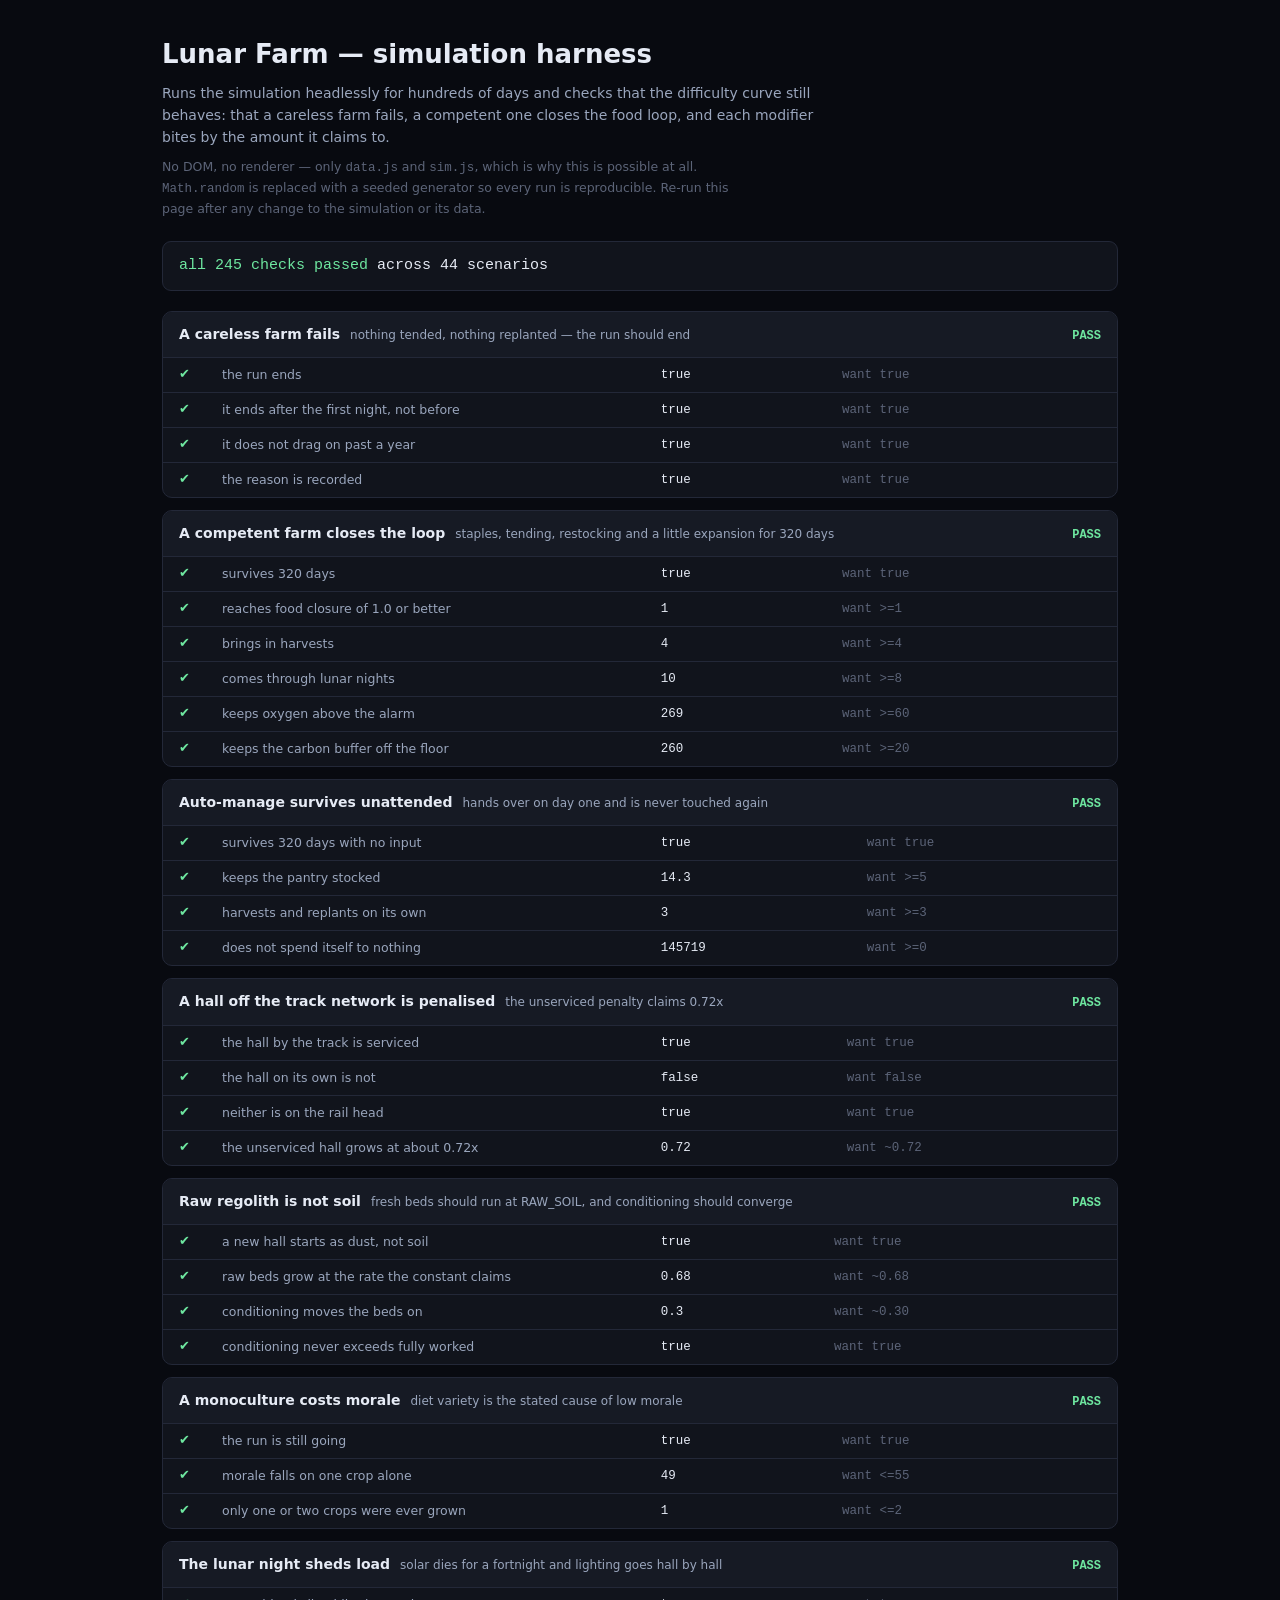
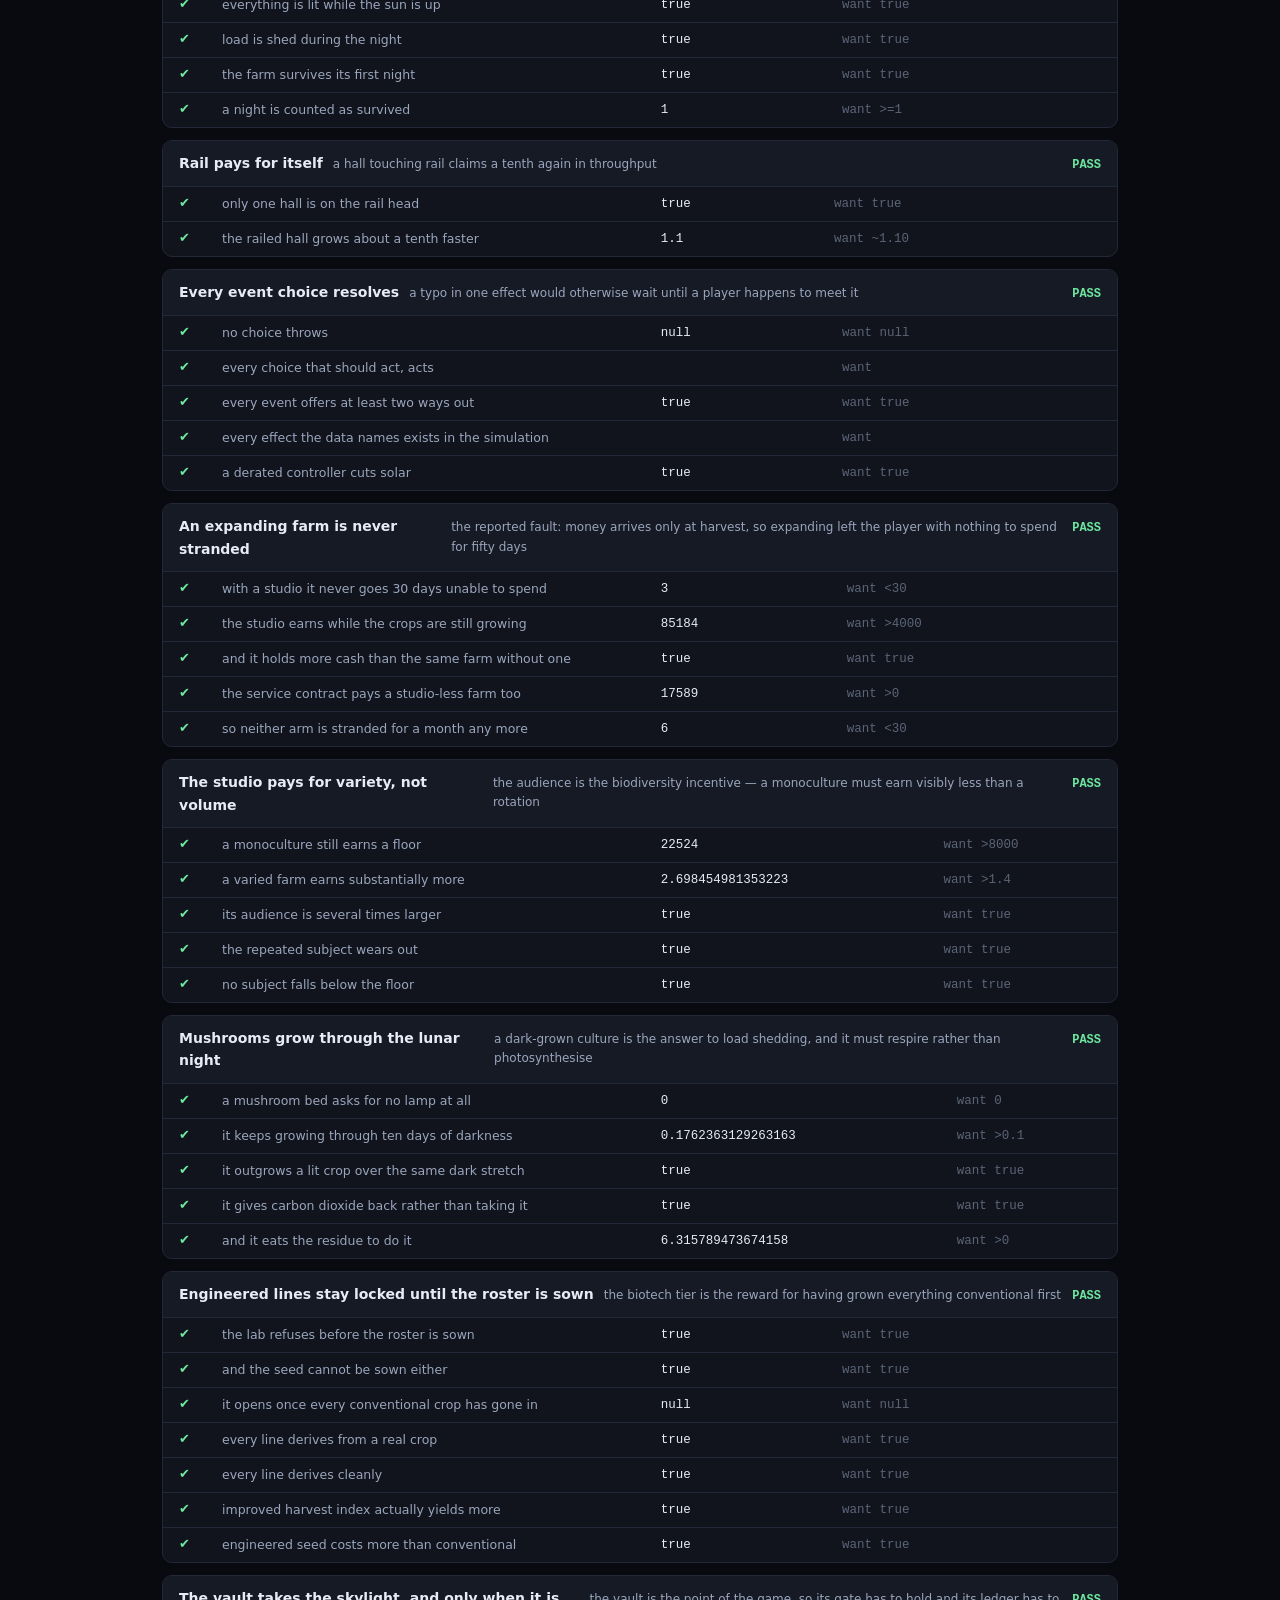
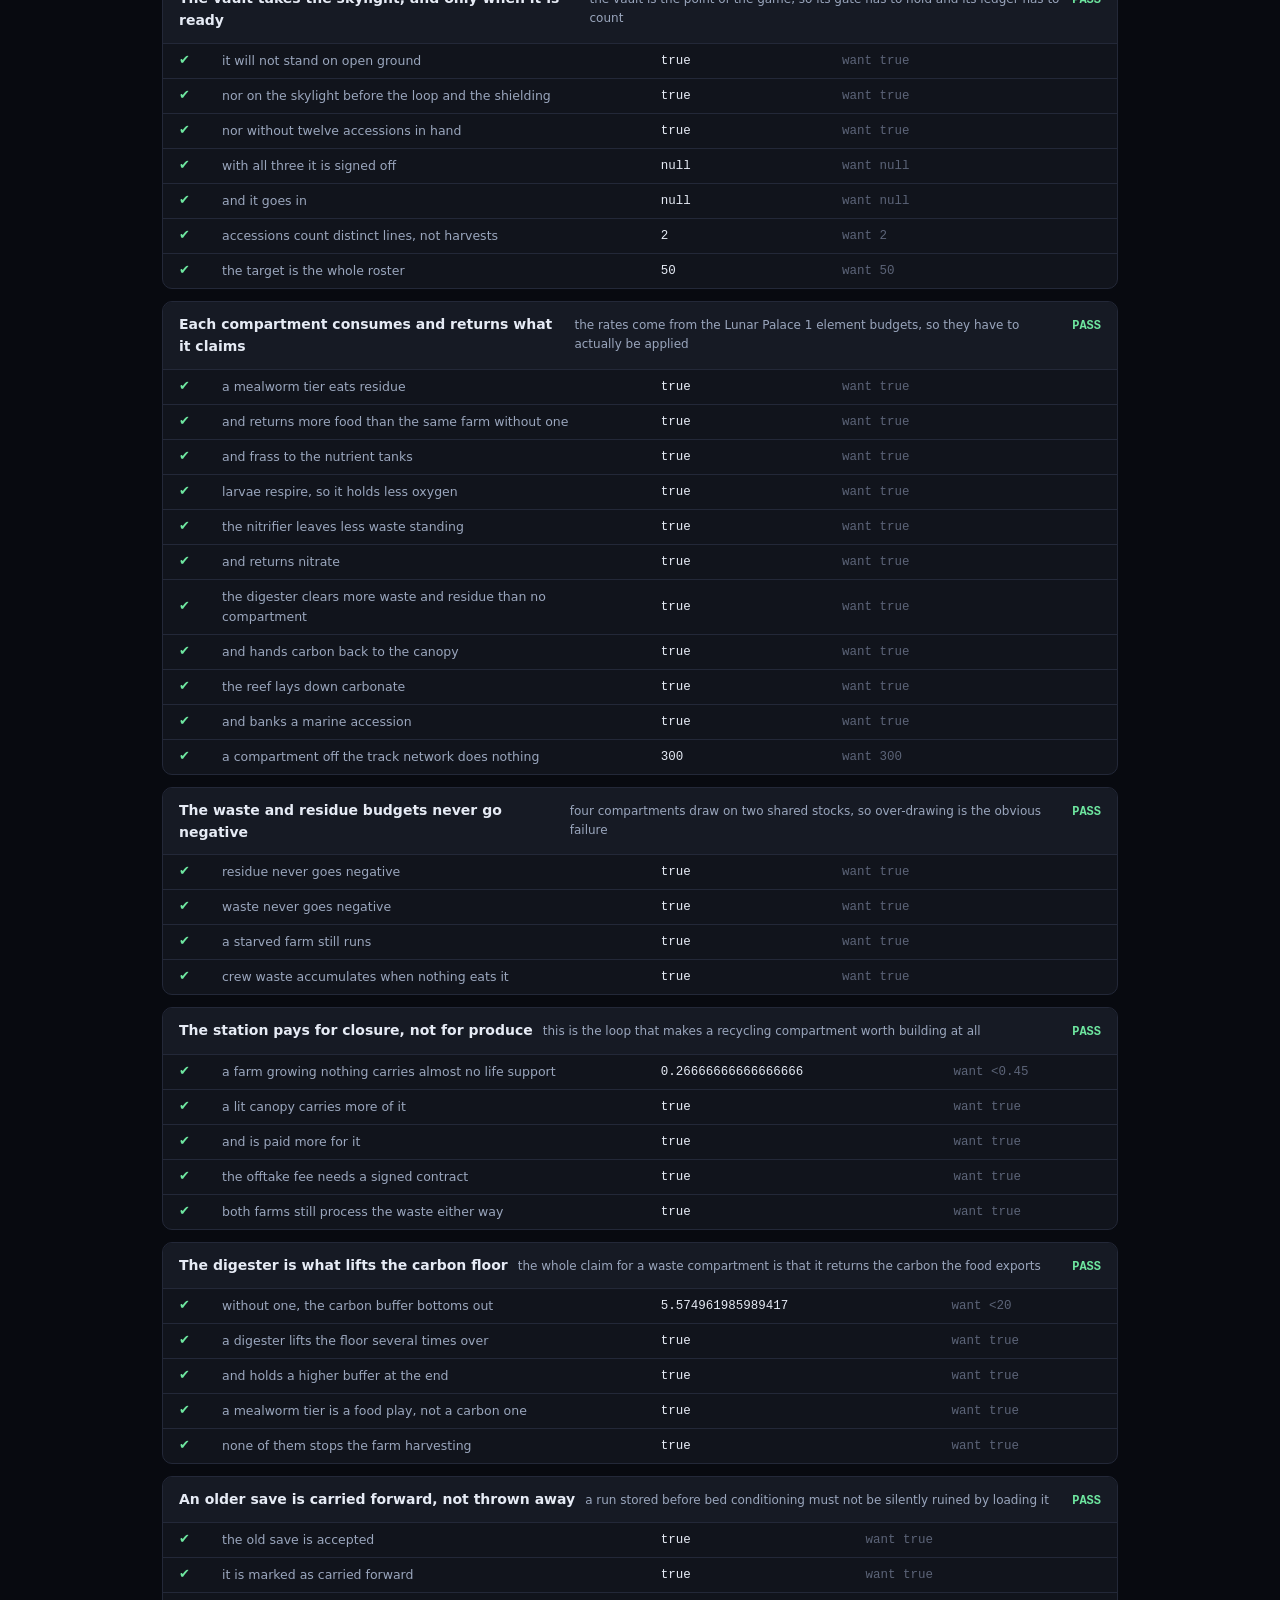
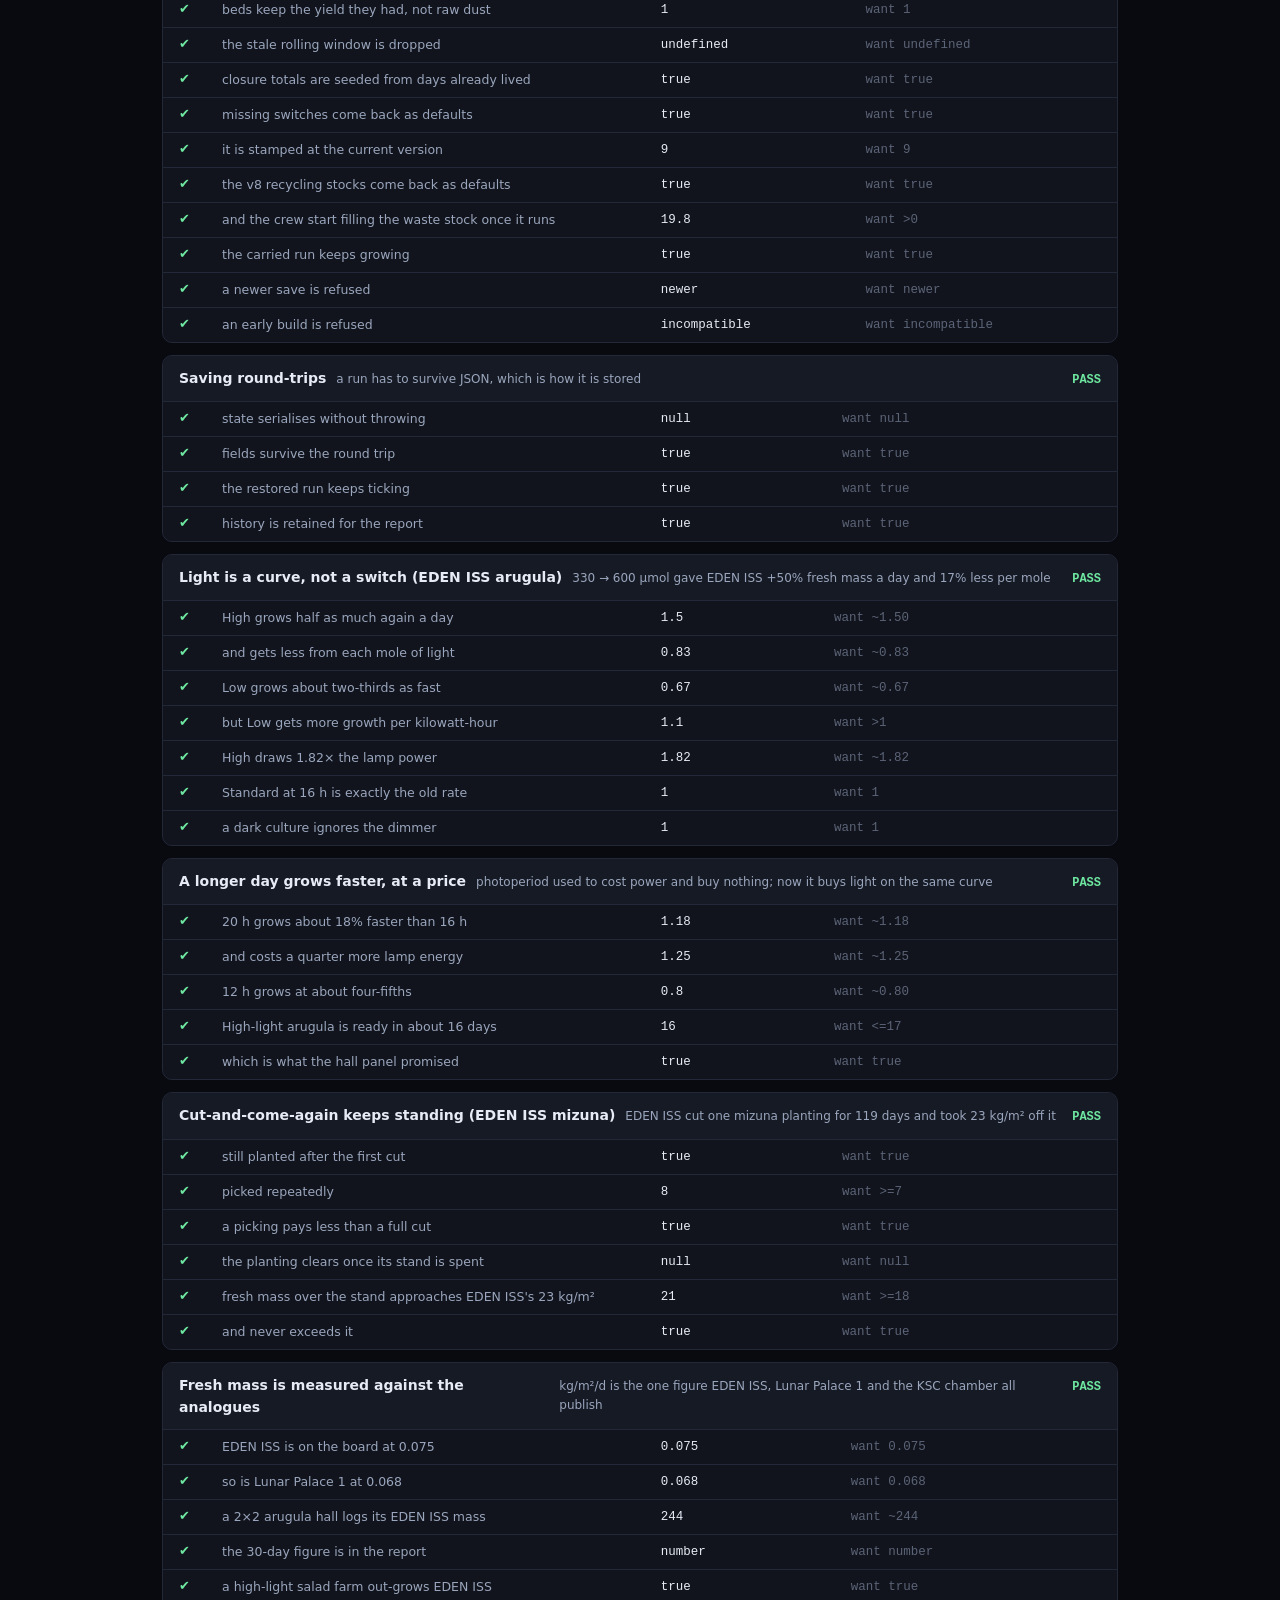
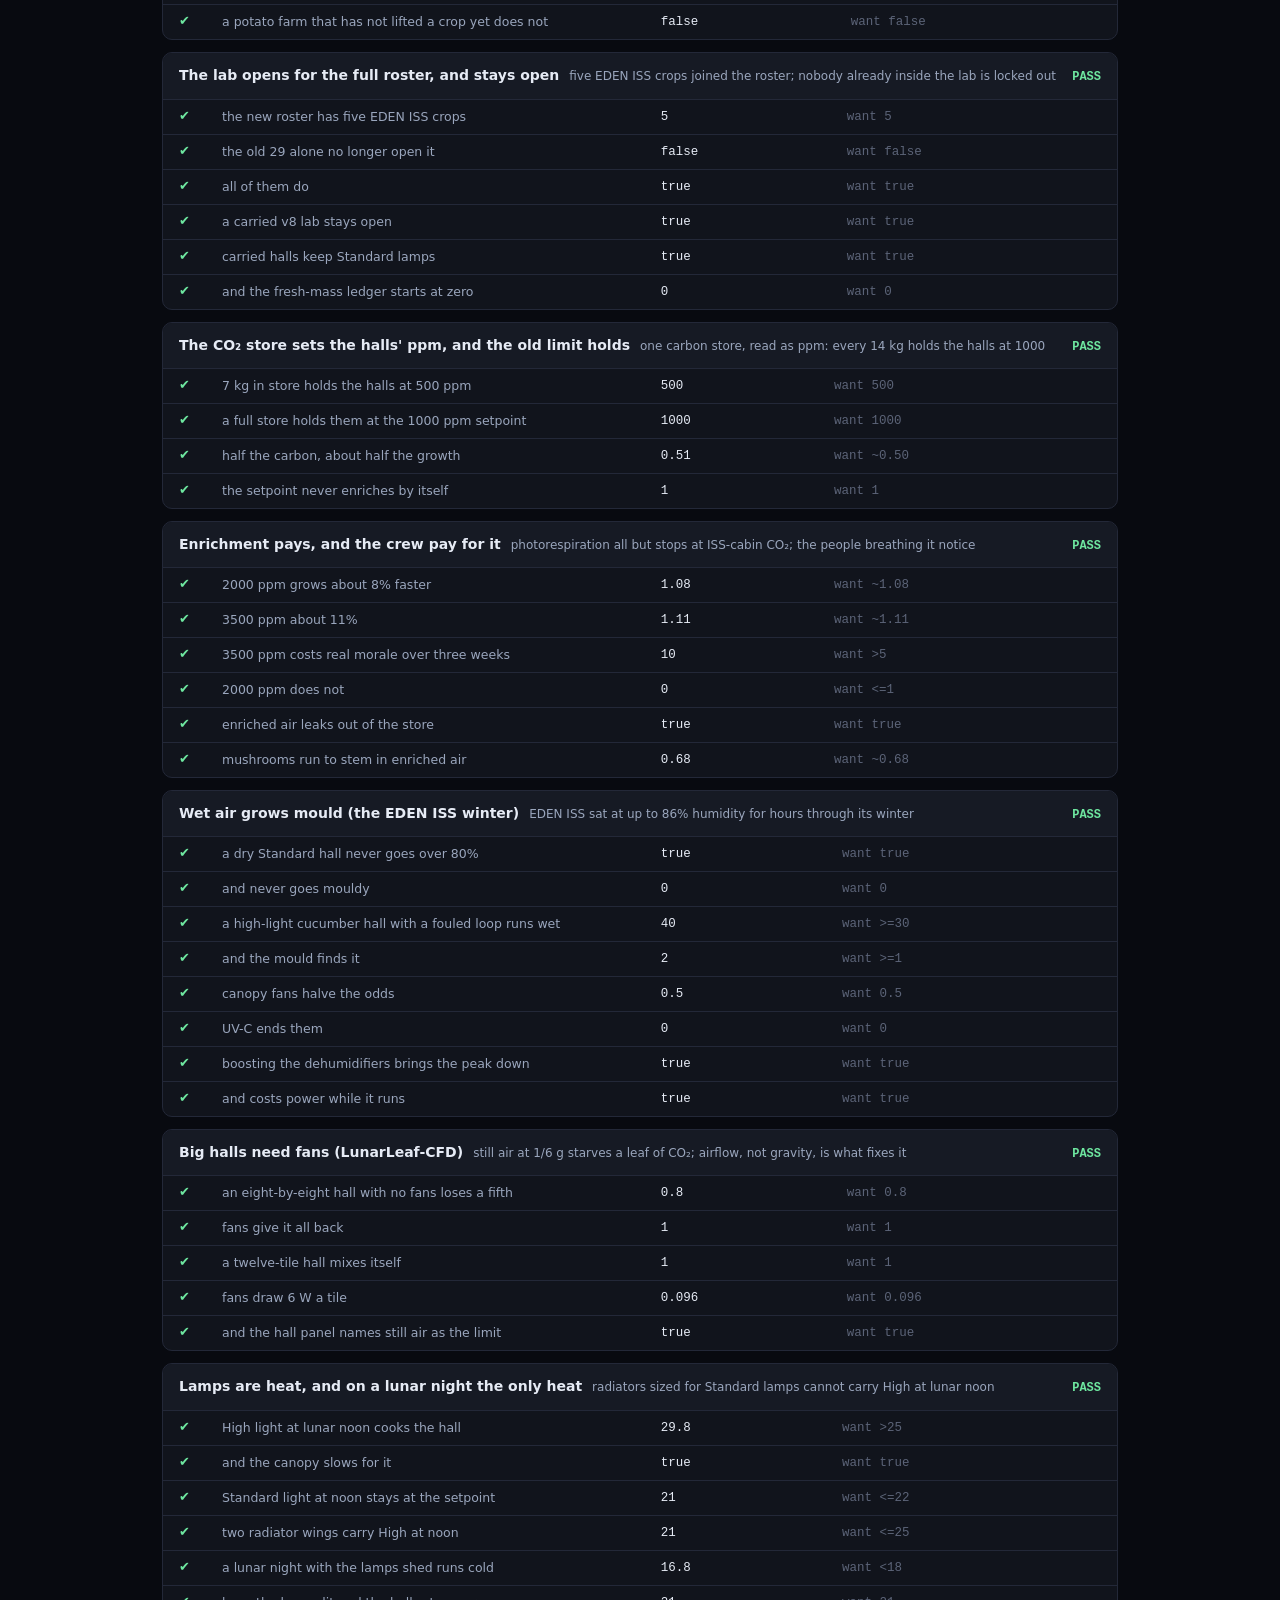
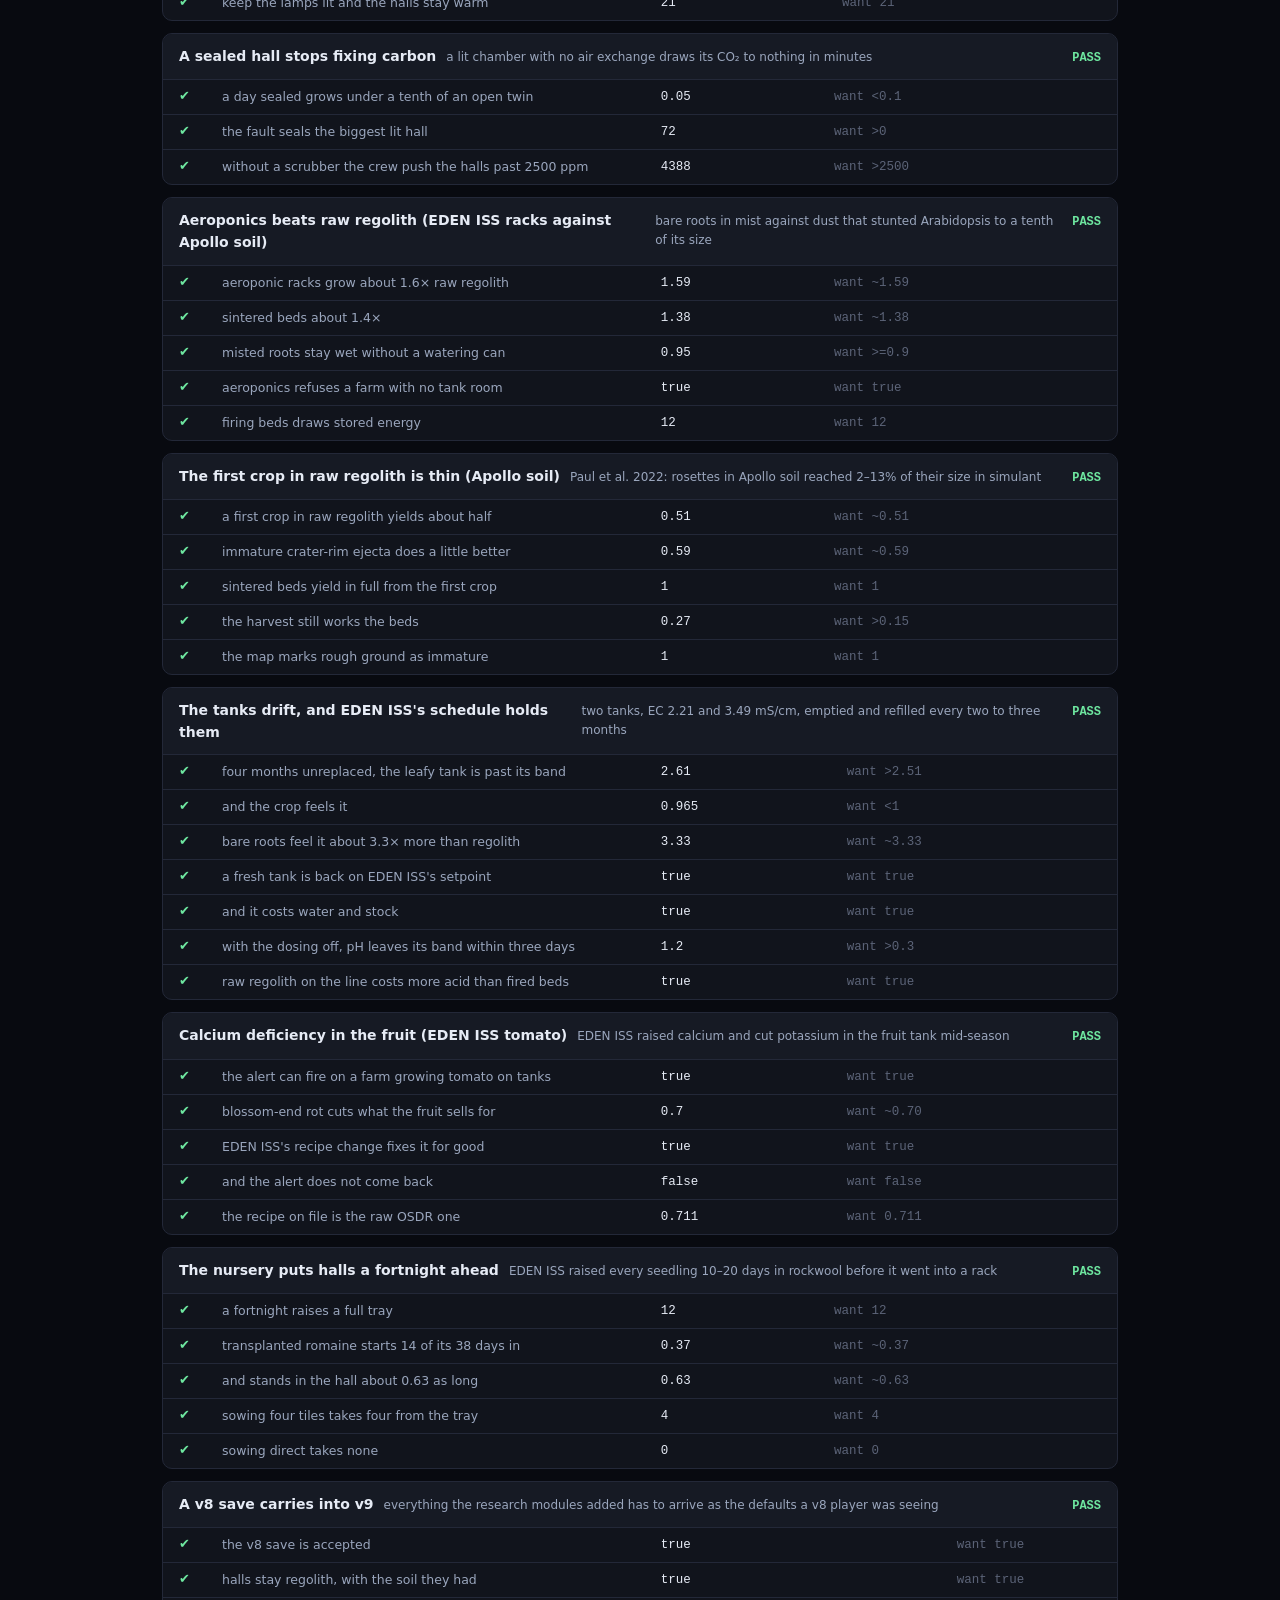
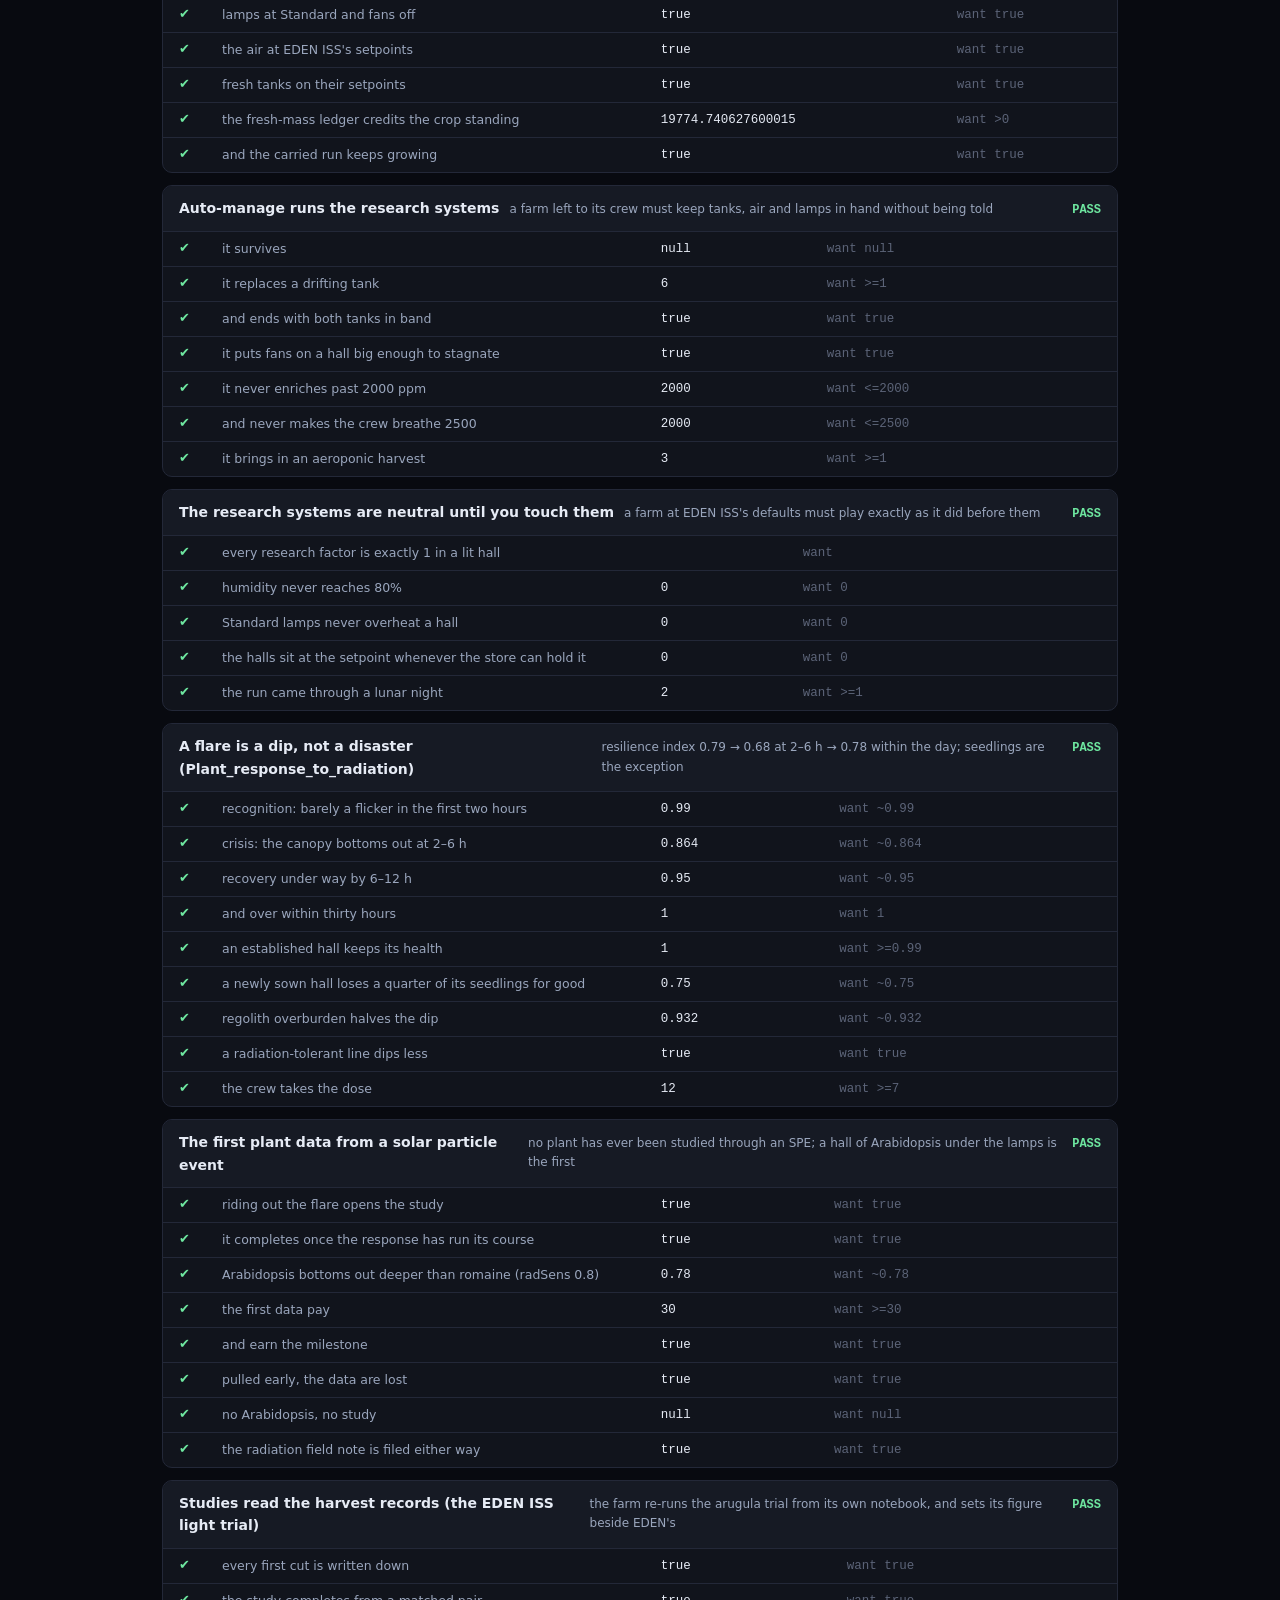
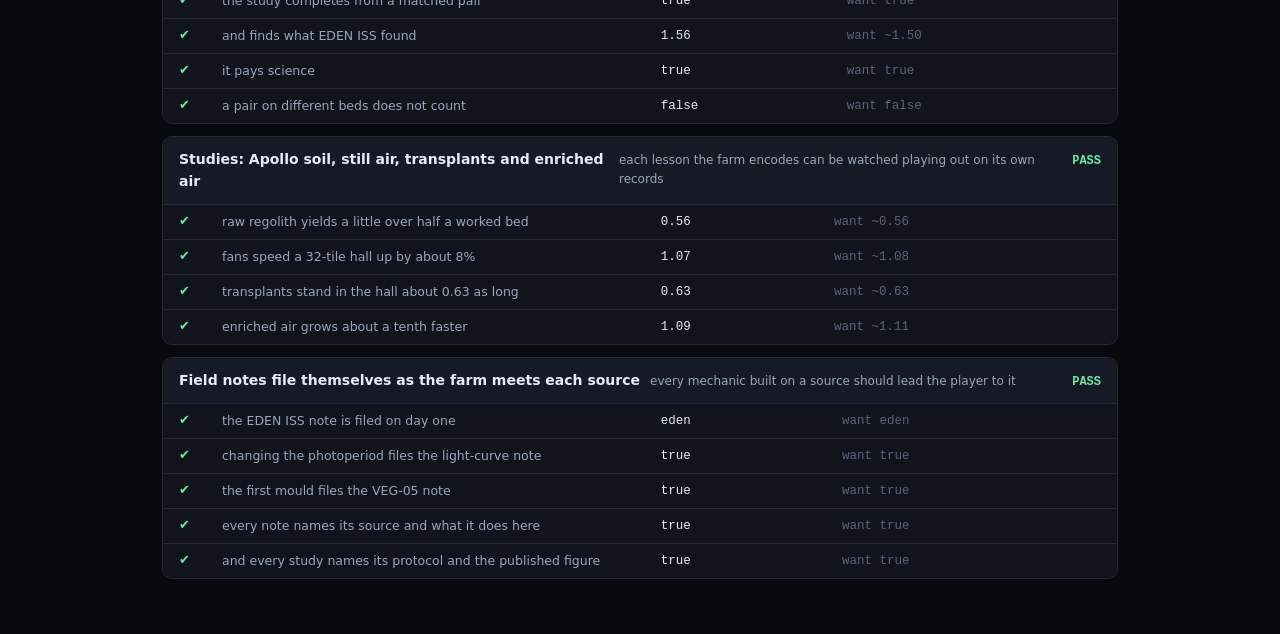
<file: farm/harness.html>
<!doctype html>
<html lang="en">
<head>
<meta charset="utf-8">
<meta name="viewport" content="width=device-width, initial-scale=1">
<title>Lunar Farm — simulation harness</title>
<style>
:root{
  --bg:#080a10; --panel:#11141c; --panel-2:#161a24; --line:#232838;
  --ink:#e6ebf5; --ink-soft:#9aa6bd; --ink-faint:#5c6478;
  --good:#6ee7a0; --bad:#ff7a68; --warn:#ffc46b;
  --mono:ui-monospace,SFMono-Regular,Menlo,Consolas,monospace;
  --sans:system-ui,-apple-system,"Segoe UI",Roboto,Helvetica,Arial,sans-serif;
}
*{box-sizing:border-box}
body{margin:0;background:var(--bg);color:var(--ink);font-family:var(--sans);line-height:1.6}
.wrap{max-width:1000px;margin:0 auto;padding:34px 22px 70px}
h1{font-size:26px;margin:0 0 6px}
.lede{color:var(--ink-soft);font-size:14px;margin:0 0 8px;max-width:74ch}
.note{color:var(--ink-faint);font-size:12.5px;margin:0 0 22px;max-width:74ch}
#summary{
  font-family:var(--mono);font-size:15px;padding:12px 16px;border-radius:9px;
  background:var(--panel);border:1px solid var(--line);margin-bottom:20px;
}
.sc{background:var(--panel);border:1px solid var(--line);border-radius:10px;margin-bottom:12px;overflow:hidden}
.sc > h2{
  margin:0;padding:11px 16px;font-size:14px;display:flex;gap:10px;align-items:baseline;
  background:var(--panel-2);border-bottom:1px solid var(--line);
}
.sc h2 .why{font-weight:400;font-size:12px;color:var(--ink-soft)}
.sc h2 .verdict{margin-left:auto;font-family:var(--mono);font-size:12px}
table{border-collapse:collapse;width:100%;font-size:12.5px}
td{padding:7px 16px;border-bottom:1px solid var(--line);font-family:var(--mono)}
tr:last-child td{border-bottom:none}
td.label{font-family:var(--sans);color:var(--ink-soft);width:46%}
td.mark{width:34px;text-align:center}
.pass{color:var(--good)} .fail{color:var(--bad)}
.err{color:var(--bad);font-family:var(--mono);font-size:12px;padding:10px 16px;white-space:pre-wrap}
</style>
</head>
<body>
<div class="wrap">
  <h1>Lunar Farm — simulation harness</h1>
  <p class="lede">Runs the simulation headlessly for hundreds of days and checks that the
    difficulty curve still behaves: that a careless farm fails, a competent one closes the
    food loop, and each modifier bites by the amount it claims to.</p>
  <p class="note">No DOM, no renderer — only <code>data.js</code> and <code>sim.js</code>, which
    is why this is possible at all. <code>Math.random</code> is replaced with a seeded generator
    so every run is reproducible. Re-run this page after any change to the simulation or its data.</p>
  <div id="summary">running…</div>
  <div id="out"></div>
</div>

<script src="js/data.js"></script>
<script src="js/sim.js"></script>
<script>
(function () {
  const S = window.LF_SIM;

  /* ---------- determinism ---------- */
  const realRandom = Math.random;
  function seed(n) {
    let a = n >>> 0;
    Math.random = function () {
      a = (a * 1664525 + 1013904223) >>> 0;
      return a / 4294967296;
    };
  }
  const unseed = () => { Math.random = realRandom; };

  /* ---------- helpers ---------- */

  /* Advance whole days. `tend` waters, feeds and harvests like an attentive player;
     `replant` puts the same crop straight back in. Station alerts are dismissed so a
     scenario measures the curve rather than the luck of the event deck. */
  function days(s, n, opt) {
    const o = opt || {};
    for (let d = 0; d < n && !s.over; d++) {
      for (let h = 0; h < 24; h++) {
        S.tick(s);
        if (s.pendingEvent) s.pendingEvent = null;
        if (o.eachHour) o.eachHour(s);
        if (s.over) break;
      }
      if (s.over) break;
      if (o.tend) {
        for (const f of S.planted(s)) {
          if (f.moisture < 0.4) S.water(s, f);
          if (f.feed < 0.35) S.feed(s, f);
          if (f.growth >= 1) {
            const crop = f.crop;
            S.harvest(s, f);
            if (o.replant) S.plant(s, f, crop);
          }
        }
      }
      if (o.restock) {
        if (s.water < 260 && s.credits > 2500) S.trade(s, 'water', 200);
        if (s.nutrients < 120 && s.credits > 2500) S.trade(s, 'nutrients', 200);
        if (s.food < S.dailyNeed(s) * 9 && s.credits > 2500) S.trade(s, 'food', 30000);
        if (s.o2 < 80 && s.credits > 2500) S.trade(s, 'o2', 60);
        if (s.o2 > 330) S.sellO2(s, 60);
      }
      if (o.each) o.each(s, d);
    }
    return s;
  }

  /* the first rectangle of clear ground that will take a hall */
  function clearSpot(s, w, h) {
    for (let y = 0; y < window.LF_DATA.K.ROWS; y++) {
      for (let x = 0; x < window.LF_DATA.K.COLS; x++) {
        if (!S.checkField(s, x, y, w, h)) return [x, y];
      }
    }
    return null;
  }
  /* ground with nothing built on any adjoining tile — a hall here cannot be serviced */
  function isolatedSpot(s, w, h) {
    const K = window.LF_DATA.K;
    for (let y = K.ROWS - h; y >= 0; y--) {
      for (let x = K.COLS - w; x >= 0; x--) {
        if (S.checkField(s, x, y, w, h)) continue;
        let clean = true;
        for (let yy = y - 1; yy <= y + h && clean; yy++) {
          for (let xx = x - 1; xx <= x + w && clean; xx++) {
            const t = S.tileAt(s, xx, yy);
            if (t && (t.b || t.f)) clean = false;
          }
        }
        if (clean) return [x, y];
      }
    }
    return null;
  }

  function addHall(s, w, h, crop) {
    const spot = clearSpot(s, w, h);
    if (!spot) return null;
    if (S.addField(s, spot[0], spot[1], w, h)) return null;
    const f = s.fields[s.fields.length - 1];
    if (crop) S.plant(s, f, crop);
    return f;
  }

  /* ---------- research-module helpers ----------

     A hall the crew can reach: the first spot whose outline touches the track
     network, so a scenario measuring an absolute rate is not measuring the
     unserviced penalty as well. */
  function servedHall(s, w, h, crop) {
    const K = window.LF_DATA.K;
    const net = t => t && t.b && (t.b.type === 'track' || t.b.type === 'hab' || t.b.type === 'rail');
    for (let y = 0; y <= K.ROWS - h; y++) {
      for (let x = 0; x <= K.COLS - w; x++) {
        if (S.checkField(s, x, y, w, h)) continue;
        let touches = false;
        for (let yy = y - 1; yy <= y + h && !touches; yy++)
          for (let xx = x - 1; xx <= x + w && !touches; xx++) {
            const inside = xx >= x && xx < x + w && yy >= y && yy < y + h;
            const edge = (xx === x - 1 || xx === x + w) !== (yy === y - 1 || yy === y + h);
            if (!inside && edge && net(S.tileAt(s, xx, yy))) touches = true;
          }
        if (!touches) continue;
        if (S.addField(s, x, y, w, h)) continue;
        const f = s.fields[s.fields.length - 1];
        if (crop) S.plant(s, f, crop);
        return f;
      }
    }
    return null;
  }

  /* A farm with power and cooling to spare: a reactor, two radiator wings, money,
     science, and the inherited potato hall cleared out so the hall under test is
     the whole story. */
  function powered() {
    const s = S.newGame();
    s.credits = 400000; s.science = 999;
    s.up.radiator = 2;
    S.place(s, S.tileAt(s, 19, 10), 'reactor');
    S.clear(s, s.fields[0]);
    S.removeField(s, s.fields[0]);
    return s;
  }

  /* Two farms alike in every way but `tweak`, run for `n` days; returns both
     test halls. The seed is reset between them so the deck cannot differ. */
  function twin(crop, w, h, n, tweak, opt) {
    const make = (apply) => {
      const s = powered();
      const f = servedHall(s, w, h, crop);
      f.soil = 1;
      if (apply) apply(s, f);
      days(s, n, opt);
      return { s, f };
    };
    const seedNow = Math.floor(Math.random() * 1e9);
    seed(seedNow); const a = make(null);
    seed(seedNow); const b = make(tweak);
    return [a, b];
  }

  /* ---------- scenarios ---------- */

  const SCENARIOS = [

    { name: 'A careless farm fails',
      why: 'nothing tended, nothing replanted — the run should end',
      run() {
        const s = S.newGame();
        days(s, 400);
        return [
          ['the run ends', !!s.over, true],
          ['it ends after the first night, not before', s.day > 30, true],
          ['it does not drag on past a year', s.day < 365, true],
          ['the reason is recorded', typeof s.over === 'string' && s.over.length > 10, true]
        ];
      } },

    { name: 'A competent farm closes the loop',
      why: 'staples, tending, restocking and a little expansion for 320 days',
      run() {
        const s = S.newGame();
        s.credits = 40000;
        addHall(s, 4, 3, 'potato');
        addHall(s, 4, 3, 'sweetpotato');
        addHall(s, 3, 2, 'arabidopsis');
        days(s, 320, { tend: true, replant: true, restock: true });
        return [
          ['survives 320 days', !s.over, true],
          ['reaches food closure of 1.0 or better', +s.stats.lastClosure.toFixed(2), '>=1'],
          ['brings in harvests', s.stats.harvests, '>=4'],
          ['comes through lunar nights', s.stats.nightsSurvived, '>=8'],
          ['keeps oxygen above the alarm', Math.round(s.o2), '>=60'],
          ['keeps the carbon buffer off the floor', Math.round(s.co2), '>=20']
        ];
      } },

    { name: 'Auto-manage survives unattended',
      why: 'hands over on day one and is never touched again',
      run() {
        const s = S.newGame();
        s.auto = true;
        s.credits = 40000;
        addHall(s, 4, 3, 'potato');
        days(s, 320);
        return [
          ['survives 320 days with no input', !s.over, true],
          ['keeps the pantry stocked', +(s.food / S.dailyNeed(s)).toFixed(1), '>=5'],
          ['harvests and replants on its own', s.stats.harvests, '>=3'],
          ['does not spend itself to nothing', Math.round(s.credits), '>=0']
        ];
      } },

    { name: 'A hall off the track network is penalised',
      why: 'the unserviced penalty claims 0.72x',
      run() {
        const s = S.newGame();
        s.sandbox = true; s.food = 1e9;
        /* one hall put deliberately against the depot track, one out on its own */
        if (S.addField(s, 13, 6, 2, 2)) throw new Error('the serviced plot was not clear');
        const near = s.fields[s.fields.length - 1];
        S.plant(s, near, 'romaine');
        const far = (() => {
          const spot = isolatedSpot(s, 2, 2);
          if (!spot) throw new Error('no isolated ground left on the plot');
          S.addField(s, spot[0], spot[1], 2, 2);
          const f = s.fields[s.fields.length - 1];
          S.plant(s, f, 'romaine');
          return f;
        })();
        near.soil = far.soil = 1;
        days(s, 10, { tend: true });
        const ratio = +(far.growth / near.growth).toFixed(2);
        return [
          ['the hall by the track is serviced', near.serviced, true],
          ['the hall on its own is not', far.serviced, false],
          ['neither is on the rail head', !near.railed && !far.railed, true],
          ['the unserviced hall grows at about 0.72x', ratio, '~0.72']
        ];
      } },

    { name: 'Raw regolith is not soil',
      why: 'fresh beds should run at RAW_SOIL, and conditioning should converge',
      run() {
        const s = S.newGame();
        s.sandbox = true; s.food = 1e9;
        const raw = addHall(s, 2, 2, 'romaine');
        const good = addHall(s, 2, 2, 'romaine');
        const freshSoil = raw.soil;          // as the hall was built, before we set it
        raw.soil = 0.15; good.soil = 1;
        days(s, 12, { tend: true });
        const expected = +(S.RAW_SOIL + (1 - S.RAW_SOIL) * 0.15).toFixed(2);
        const ratio = +(raw.growth / good.growth).toFixed(2);
        /* and conditioning by hand should move the beds on */
        const before = raw.soil;
        S.condition(s, raw);
        return [
          ['a new hall starts as dust, not soil', freshSoil < 0.2, true],
          ['raw beds grow at the rate the constant claims', ratio, '~' + expected],
          ['conditioning moves the beds on', +(raw.soil - before).toFixed(2), '~0.30'],
          ['conditioning never exceeds fully worked', raw.soil <= 1, true]
        ];
      } },

    { name: 'A monoculture costs morale',
      why: 'diet variety is the stated cause of low morale',
      run() {
        const s = S.newGame();
        s.credits = 40000; s.food = 1e9;
        addHall(s, 4, 3, 'potato');
        days(s, 200, { tend: true, replant: true, restock: true });
        return [
          ['the run is still going', !s.over, true],
          ['morale falls on one crop alone', Math.round(s.morale), '<=55'],
          ['only one or two crops were ever grown', Object.keys(s.stats.kinds).length, '<=2']
        ];
      } },

    { name: 'The lunar night sheds load',
      why: 'solar dies for a fortnight and lighting goes hall by hall',
      run() {
        const s = S.newGame();
        s.credits = 40000;
        addHall(s, 4, 3, 'potato');
        addHall(s, 4, 3, 'wheat');
        let shedSeen = false, litInDay = false;
        days(s, 40, { tend: true, replant: true, restock: true, eachHour(st) {
          if (!S.isSunlit(st) && st.wantFields > 0 && st.litFields < st.wantFields) shedSeen = true;
          if (S.isSunlit(st) && st.wantFields > 0 && st.litFields === st.wantFields) litInDay = true;
        } });
        return [
          ['everything is lit while the sun is up', litInDay, true],
          ['load is shed during the night', shedSeen, true],
          ['the farm survives its first night', !s.over, true],
          ['a night is counted as survived', s.stats.nightsSurvived, '>=1']
        ];
      } },

    { name: 'Rail pays for itself',
      why: 'a hall touching rail claims a tenth again in throughput',
      run() {
        const s = S.newGame();
        s.sandbox = true; s.food = 1e9;
        const plain = addHall(s, 2, 2, 'romaine');
        const railed = addHall(s, 2, 2, 'romaine');
        plain.soil = railed.soil = 1;
        /* lay rail along one edge of the second hall only */
        for (let x = railed.x; x < railed.x + railed.w; x++) {
          const t = S.tileAt(s, x, railed.y + railed.h);
          if (t) S.place(s, t, 'rail');
        }
        days(s, 10, { tend: true });
        return [
          ['only one hall is on the rail head', plain.railed !== railed.railed, true],
          ['the railed hall grows about a tenth faster',
            +(railed.growth / plain.growth).toFixed(2), '~1.10']
        ];
      } },

    { name: 'Every event choice resolves',
      why: 'a typo in one effect would otherwise wait until a player happens to meet it',
      run() {
        const EV = window.LF_DATA.EVENTS;
        const effects = [];
        EV.forEach(e => e.choices.forEach(c => effects.push([e.id, c.effect])));

        /* declining a request is meant to leave the farm exactly as it was */
        const DELIBERATE_NO_OPS = ['samp_keep', 'wild_decline', 'land_decline', 'comm_decline', 'offtake_decline'];

        /* everything the effects can touch — a narrower snapshot reports real
           changes as no-ops, which is how the first cut of this test failed */
        const snapshot = s => JSON.stringify({
          credits: s.credits, spares: s.spares, nutrients: s.nutrients, water: s.water,
          food: Math.round(s.food), science: s.science, morale: Math.round(s.morale),
          crew: s.crew, o2: Math.round(s.o2), co2: Math.round(s.co2),
          flags: s.flags,
          residue: Math.round(s.residue), waste: Math.round(s.waste), offtake: !!s.offtake,
          carbonate: Math.round(s.carbonate), audience: Math.round(s.media.audience),
          accessions: Object.keys(s.vault.accessions).sort().join(','), gmo: Object.keys(s.gmo).sort().join(','),
          soil: s.fields.map(x => x.soil), crops: s.fields.map(x => x.crop),
          halls: s.fields.map(x => [x.ppfd, x.fans, x.sealed, x.substrate]), co2Set: s.co2Set,
          tanks: JSON.stringify(s.tanks || null),
          infected: s.fields.map(x => x.infected), feed: s.fields.map(x => +x.feed.toFixed(2)),
          health: s.fields.map(x => +x.health.toFixed(2))
        });

        let threw = null, changedNothing = [];
        for (const [id, effect] of effects) {
          if (effect === 'none' || DELIBERATE_NO_OPS.includes(effect)) continue;
          const s = S.newGame();
          s.credits = 60000; s.spares = 9; s.nutrients = 600; s.food = 2e6; s.science = 40;
          addHall(s, 3, 2, 'romaine');
          addHall(s, 2, 2, 'potato');
          s.fields.forEach(f => { f.growth = 0.8; f.soil = 0.4; });
          /* quarters to spare, so a crew transfer has somewhere to put people */
          for (let i = 0; i < 2; i++) {
            const t = s.map.find(t => !t.b && !t.f && t.t === 'flat');
            if (t) S.place(s, t, 'hab');
          }
          S.place(s, S.tileAt(s, 13, 7), 'studio');
          s.media.audience = 300;
          ['romaine', 'potato', 'wheat', 'radish'].forEach(c => S.bankAccession(s, c));
          const before = snapshot(s);
          s.pendingEvent = id;
          try { S.resolveEvent(s, id, effect); }
          catch (err) { threw = `${id}/${effect}: ${err.message}`; break; }
          const after = snapshot(s);
          if (before === after) changedNothing.push(`${id}/${effect}`);
          if (s.pendingEvent !== null) { threw = `${id}/${effect} left the alert pending`; break; }
        }

        /* the flags the new events set must actually wear off */
        const s2 = S.newGame();
        S.resolveEvent(s2, 'mppt', 'mppt_run');
        const litBefore = S.generation(s2).solar;
        s2.flags.mppt = 0;
        const litAfter = S.generation(s2).solar;

        return [
          ['no choice throws', threw, null],
          ['every choice that should act, acts', changedNothing.join(', '), ''],
          ['every event offers at least two ways out',
            EV.every(e => e.choices.length >= 2), true],
          ['every effect the data names exists in the simulation',
            effects.filter(([, ef]) => ef !== 'none' &&
              !S.resolveEvent.toString().includes(`'${ef}'`)).map(x => x[1]).join(', '), ''],
          ['a derated controller cuts solar', litBefore < litAfter || litAfter === 0, true]
        ];
      } },

    /* ---- the studio, the microbes, the lab and the vault ---- */

    { name: 'An expanding farm is never stranded',
      why: 'the reported fault: money arrives only at harvest, so expanding left the player with nothing to spend for fifty days',
      run() {
        /* Plays the farm the way the complaint describes — build halls, sow, tend,
           expand again — once without the studio and once with it, and measures
           how long the player spends unable to afford anything. */
        function play(withStudio) {
          const s = S.newGame();
          if (withStudio) S.place(s, S.tileAt(s, 13, 7), 'studio');
          const mix = ['potato', 'romaine', 'wheat', 'radish', 'pakchoi', 'zinnia', 'duckweed', 'kale'];
          let broke = 0, worst = 0, run = 0, rot = 0;
          for (let d = 0; d < 200 && !s.over; d++) {
            for (let h = 0; h < 24; h++) { S.tick(s); if (s.pendingEvent) s.pendingEvent = null; if (s.over) break; }
            if (s.over) break;
            for (const f of S.planted(s)) {
              if (f.moisture < 0.4) S.water(s, f);
              if (f.feed < 0.35) S.feed(s, f);
              if (f.growth >= 1) { const c = f.crop; S.harvest(s, f); S.plant(s, f, c); }
            }
            if (s.credits > 6000) {
              const spot = clearSpot(s, 3, 3);
              if (spot && !S.addField(s, spot[0], spot[1], 3, 3)) {
                S.plant(s, s.fields[s.fields.length - 1], mix[rot++ % mix.length]);
              }
            }
            s.fields.forEach(f => { if (!f.crop && !f.dead) S.plant(s, f, 'potato'); });
            if (s.water < 260 && s.credits > 2500) S.trade(s, 'water', 200);
            if (s.nutrients < 120 && s.credits > 2500) S.trade(s, 'nutrients', 200);
            /* "cannot afford to sow another hall of anything" */
            if (s.credits < 1500) { broke++; run++; worst = Math.max(worst, run); } else run = 0;
          }
          return { days: s.day, over: !!s.over, broke, worst, earned: s.stats.mediaTotal || 0,
                   credits: Math.round(s.credits), service: s.stats.serviceTotal || 0 };
        }
        const without = play(false), withIt = play(true);
        return [
          ['with a studio it never goes 30 days unable to spend', withIt.worst, '<30'],
          ['the studio earns while the crops are still growing', withIt.earned, '>4000'],
          ['and it holds more cash than the same farm without one',
            withIt.credits > without.credits, true],
          /* the service contract is a second floor: since it pays for closure
             rather than for produce, even a studio-less farm now earns daily */
          ['the service contract pays a studio-less farm too', without.service, '>0'],
          ['so neither arm is stranded for a month any more', without.worst, '<30']
        ];
      } },

    { name: 'The studio pays for variety, not volume',
      why: 'the audience is the biodiversity incentive — a monoculture must earn visibly less than a rotation',
      run() {
        function play(mix) {
          const s = S.newGame();
          S.place(s, S.tileAt(s, 13, 7), 'studio');
          s.credits = 400000; s.residue = 4000;
          for (let i = 0; i < 5; i++) {
            const spot = clearSpot(s, 2, 2);
            if (spot) S.addField(s, spot[0], spot[1], 2, 2);
          }
          let rot = 0;
          for (let d = 0; d < 180 && !s.over; d++) {
            for (let h = 0; h < 24; h++) { S.tick(s); if (s.pendingEvent) s.pendingEvent = null; }
            for (const f of S.planted(s)) {
              if (f.moisture < 0.4) S.water(s, f);
              if (f.feed < 0.35) S.feed(s, f);
              if (f.growth >= 1) S.harvest(s, f);
            }
            s.fields.forEach(f => { if (!f.crop && !f.dead) { S.plant(s, f, mix[rot % mix.length]); rot++; } });
            if (s.co2 < 60) S.trade(s, 'co2', 40);
            if (s.nutrients < 150) S.trade(s, 'nutrients', 200);
          }
          return s;
        }
        const mono = play(['potato']);
        const vary = play(['potato', 'romaine', 'radish', 'pakchoi', 'zinnia', 'duckweed', 'kale', 'onion', 'basil', 'mizuna']);
        const ratio = (vary.stats.mediaTotal || 0) / Math.max(1, mono.stats.mediaTotal || 1);
        return [
          ['a monoculture still earns a floor', mono.stats.mediaTotal, '>8000'],
          ['a varied farm earns substantially more', ratio, '>1.4'],
          ['its audience is several times larger',
            vary.media.audience > mono.media.audience * 2, true],
          ['the repeated subject wears out', S.novelty(mono, 'potato') < 0.2, true],
          ['no subject falls below the floor',
            Object.keys(vary.media.novelty).every(k => vary.media.novelty[k] >= 0.07), true]
        ];
      } },

    { name: 'Mushrooms grow through the lunar night',
      why: 'a dark-grown culture is the answer to load shedding, and it must respire rather than photosynthesise',
      run() {
        const s = S.newGame();
        s.credits = 200000; s.residue = 600;
        const a = clearSpot(s, 2, 2); S.addField(s, a[0], a[1], 2, 2);
        const shroom = s.fields[s.fields.length - 1];
        S.plant(s, shroom, 'oyster');
        const b = clearSpot(s, 2, 2); S.addField(s, b[0], b[1], 2, 2);
        const leaf = s.fields[s.fields.length - 1];
        S.plant(s, leaf, 'romaine');

        const draw = S.lampNeed(s, shroom);
        let nightDay = null, sAt = 0, lAt = 0, co2At = 0, resAt = 0;
        let sEnd = 0, lEnd = 0, co2End = 0, resEnd = 0;
        for (let d = 0; d < 45; d++) {
          for (let h = 0; h < 24; h++) S.tick(s);
          if (s.pendingEvent) s.pendingEvent = null;
          for (const f of [shroom, leaf]) {
            if (f.moisture < 0.4) S.water(s, f);
            if (f.feed < 0.35) S.feed(s, f);
          }
          if (!S.isSunlit(s) && nightDay === null) {
            nightDay = s.day; sAt = shroom.growth; lAt = leaf.growth; co2At = s.co2; resAt = s.residue;
          }
          if (nightDay && s.day === nightDay + 10) {
            sEnd = shroom.growth; lEnd = leaf.growth; co2End = s.co2; resEnd = s.residue;
            break;
          }
        }
        return [
          ['a mushroom bed asks for no lamp at all', draw, 0],
          ['it keeps growing through ten days of darkness', sEnd - sAt, '>0.1'],
          ['it outgrows a lit crop over the same dark stretch', sEnd - sAt > lEnd - lAt, true],
          ['it gives carbon dioxide back rather than taking it', co2End >= co2At, true],
          ['and it eats the residue to do it', resAt - resEnd, '>0']
        ];
      } },

    { name: 'Engineered lines stay locked until the roster is sown',
      why: 'the biotech tier is the reward for having grown everything conventional first',
      run() {
        const CROPS = window.LF_DATA.CROPS, GMO = window.LF_DATA.GMO;
        const s = S.newGame();
        s.credits = 999999; s.science = 999;
        const blocked = S.developGmo(s, 'potato_g');
        const sowBlocked = (() => {
          const spot = clearSpot(s, 2, 2); S.addField(s, spot[0], spot[1], 2, 2);
          return S.plant(s, s.fields[s.fields.length - 1], 'potato_g');
        })();
        CROPS.forEach(c => { s.stats.sown[c.id] = 1; });
        const allowed = S.developGmo(s, 'potato_g');
        const base = S.cropById('potato'), line = S.cropById('potato_g');
        return [
          ['the lab refuses before the roster is sown', !!blocked, true],
          ['and the seed cannot be sown either', !!sowBlocked, true],
          ['it opens once every conventional crop has gone in', allowed, null],
          ['every line derives from a real crop',
            GMO.every(g => !!S.cropById(g.base)), true],
          ['every line derives cleanly', GMO.every(g => {
            const c = S.cropById(g.id);
            return c && c.days > 0 && isFinite(c.kcal) && isFinite(c.value) && c.seed > 0;
          }), true],
          ['improved harvest index actually yields more', line.kcal > base.kcal, true],
          ['engineered seed costs more than conventional', line.seed > base.seed, true]
        ];
      } },

    { name: 'The vault takes the skylight, and only when it is ready',
      why: 'the vault is the point of the game, so its gate has to hold and its ledger has to count',
      run() {
        const CROPS = window.LF_DATA.CROPS;
        const s = S.newGame();
        s.credits = 999999; s.science = 999;
        const sky = s.map.find(t => t.t === 'skylight');
        const onGround = S.canPlace(s, S.tileAt(s, 10, 3), 'vault');
        const bare = S.canPlace(s, sky, 'vault');
        s.up.composter = true; s.up.shield = true;
        const noAccessions = S.canPlace(s, sky, 'vault');
        CROPS.slice(0, 12).forEach(c => S.bankAccession(s, c.id));
        const ready = S.canPlace(s, sky, 'vault');
        const placed = S.place(s, sky, 'vault');

        /* accessions count distinct lines, not harvests */
        const t = S.newGame();
        S.bankAccession(t, 'potato'); S.bankAccession(t, 'potato'); S.bankAccession(t, 'romaine');
        return [
          ['it will not stand on open ground', !!onGround, true],
          ['nor on the skylight before the loop and the shielding', !!bare, true],
          ['nor without twelve accessions in hand', !!noAccessions, true],
          ['with all three it is signed off', ready, null],
          ['and it goes in', placed, null],
          ['accessions count distinct lines, not harvests', S.accessions(t).length, 2],
          ['the target is the whole roster',
            S.vaultTarget(), CROPS.length + window.LF_DATA.GMO.length]
        ];
      } },

    /* ---- the recycling compartments and what the station pays for them ---- */

    { name: 'Each compartment consumes and returns what it claims',
      why: 'the rates come from the Lunar Palace 1 element budgets, so they have to actually be applied',
      run() {
        function rig(types) {
          const s = S.newGame();
          s.credits = 400000; s.science = 300; s.offtake = true;
          s.residue = 300; s.waste = 120;
          const spots = [[13, 7], [14, 7], [11, 7], [10, 7]];
          types.forEach((t, i) => S.place(s, S.tileAt(s, spots[i][0], spots[i][1]), t));
          return s;
        }
        const day = s => { for (let h = 0; h < 24; h++) S.tick(s); s.pendingEvent = null; };

        /* Every comparison is against an identical farm with no compartment,
           because the canopy makes oxygen and eats nutrients and the crew make
           waste regardless — absolute change measures the farm, not the tier. */
        const ctrl = rig([]); day(ctrl);

        const w = rig(['worms']);
        const wRes = w.residue;
        day(w);
        const ate = wRes - w.residue;

        const n = rig(['nitrifier']); day(n);
        const d = rig(['digester']); day(d);
        const r = rig(['reef']); day(r);

        /* nothing may run off the track network */
        const off = S.newGame();
        off.credits = 400000; off.science = 300; off.residue = 300;
        const far = off.map.find(t => !t.b && !t.f && t.t === 'flat' &&
          t.x > 20 && t.y > 12);
        S.place(off, far, 'worms');
        const offRes = off.residue;
        day(off);

        return [
          ['a mealworm tier eats residue', ate > 0, true],
          ['and returns more food than the same farm without one', w.food > ctrl.food, true],
          ['and frass to the nutrient tanks', w.nutrients > ctrl.nutrients, true],
          ['larvae respire, so it holds less oxygen', w.o2 < ctrl.o2, true],
          ['the nitrifier leaves less waste standing', n.waste < ctrl.waste, true],
          ['and returns nitrate', n.nutrients > ctrl.nutrients, true],
          ['the digester clears more waste and residue than no compartment',
            d.waste < ctrl.waste && d.residue < ctrl.residue, true],
          ['and hands carbon back to the canopy', d.co2 > ctrl.co2, true],
          ['the reef lays down carbonate', r.carbonate > 0, true],
          ['and banks a marine accession',
            !!(r.vault.accessions && r.vault.accessions.reef_marine), true],
          ['a compartment off the track network does nothing',
            off.residue, offRes]
        ];
      } },

    { name: 'The waste and residue budgets never go negative',
      why: 'four compartments draw on two shared stocks, so over-drawing is the obvious failure',
      run() {
        const s = S.newGame();
        s.credits = 400000; s.science = 300; s.offtake = true;
        [['worms', 13, 7], ['nitrifier', 14, 7], ['digester', 11, 7], ['reef', 10, 7]]
          .forEach(([t, x, y]) => S.place(s, S.tileAt(s, x, y), t));
        /* deliberately starved: nothing in either stock, everything wants some */
        s.residue = 0; s.waste = 0;
        let worstRes = 0, worstWaste = 0;
        for (let d = 0; d < 120 && !s.over; d++) {
          for (let h = 0; h < 24; h++) S.tick(s);
          s.pendingEvent = null;
          worstRes = Math.min(worstRes, s.residue);
          worstWaste = Math.min(worstWaste, s.waste);
        }
        return [
          ['residue never goes negative', worstRes >= 0, true],
          ['waste never goes negative', worstWaste >= 0, true],
          ['a starved farm still runs', !s.over || s.day > 60, true],
          ['crew waste accumulates when nothing eats it',
            (() => {
              const t = S.newGame();
              for (let d = 0; d < 10; d++) { for (let h = 0; h < 24; h++) S.tick(t); t.pendingEvent = null; }
              return t.waste > 0;
            })(), true]
        ];
      } },

    { name: 'The station pays for closure, not for produce',
      why: 'this is the loop that makes a recycling compartment worth building at all',
      run() {
        /* a farm with nothing growing carries none of the life support */
        const bare = S.newGame();
        S.clear(bare, bare.fields[0]);
        for (let d = 0; d < 4; d++) { for (let h = 0; h < 24; h++) S.tick(bare); bare.pendingEvent = null; }
        /* stats.lsShare is the share the day's payment was actually made on;
           calling lifeSupportShare() afterwards reads a counter that has already
           begun refilling for the next day */
        const bareShare = bare.stats.lsShare;
        const barePay = bare.stats.serviceToday;

        /* a farm with a lit canopy carries a real share of it */
        const grown = S.newGame();
        grown.credits = 300000;
        for (const [x, y] of [[16, 4], [16, 10], [8, 4]]) {
          if (!S.addField(grown, x, y, 3, 3)) {
            S.plant(grown, grown.fields[grown.fields.length - 1], 'spirulina');
          }
        }
        for (const [x, y] of [[20, 4], [20, 5], [20, 6], [20, 7], [21, 4], [21, 5]]) {
          S.place(grown, S.tileAt(grown, x, y), 'solar');
        }
        for (let d = 0; d < 4; d++) { for (let h = 0; h < 24; h++) S.tick(grown); grown.pendingEvent = null; }
        const grownShare = grown.stats.lsShare;

        /* the offtake fee needs both a contract and something that processes waste */
        const noDeal = S.newGame();
        noDeal.credits = 400000; noDeal.science = 300; noDeal.offtake = false;
        S.place(noDeal, S.tileAt(noDeal, 14, 7), 'nitrifier');
        noDeal.waste = 100;
        for (let h = 0; h < 24; h++) S.tick(noDeal); noDeal.pendingEvent = null;
        const withDeal = S.newGame();
        withDeal.credits = 400000; withDeal.science = 300; withDeal.offtake = true;
        S.place(withDeal, S.tileAt(withDeal, 14, 7), 'nitrifier');
        withDeal.waste = 100;
        for (let h = 0; h < 24; h++) S.tick(withDeal); withDeal.pendingEvent = null;

        return [
          ['a farm growing nothing carries almost no life support', bareShare, '<0.45'],
          ['a lit canopy carries more of it', grownShare > bareShare, true],
          ['and is paid more for it', grown.stats.serviceToday > barePay, true],
          ['the offtake fee needs a signed contract',
            withDeal.stats.serviceToday > noDeal.stats.serviceToday, true],
          ['both farms still process the waste either way',
            noDeal.stats.wasteProcessed > 0, true]
        ];
      } },

    { name: 'The digester is what lifts the carbon floor',
      why: 'the whole claim for a waste compartment is that it returns the carbon the food exports',
      run() {
        /* Carbon isolated: a deep pantry so starvation cannot end the run first,
           and worked beds so growth is not soil-limited. Naive comparisons of
           this system are confounded by both. */
        function play(types) {
          const s = S.newGame();
          s.credits = 400000; s.science = 300; s.food = 6e6;
          const spots = [[13, 7], [14, 7], [11, 7], [10, 7]];
          types.forEach((t, i) => S.place(s, S.tileAt(s, spots[i][0], spots[i][1]), t));
          for (let i = 0; i < 8; i++) {
            const spot = clearSpot(s, 3, 3);
            if (spot) S.addField(s, spot[0], spot[1], 3, 3);
          }
          s.fields.forEach(f => { f.soil = 1; });
          const mix = ['potato', 'romaine', 'radish', 'wheat', 'pakchoi', 'kale'];
          let rot = 0, floor = Infinity;
          for (let d = 0; d < 200 && !s.over; d++) {
            for (let h = 0; h < 24; h++) S.tick(s);
            s.pendingEvent = null;
            for (const f of S.planted(s)) {
              if (f.moisture < 0.4) S.water(s, f);
              if (f.feed < 0.35) S.feed(s, f);
              if (f.growth >= 1) S.harvest(s, f);
            }
            s.fields.forEach(f => { if (!f.crop && !f.dead) { S.plant(s, f, mix[rot % mix.length]); rot++; } });
            if (s.nutrients < 200) S.trade(s, 'nutrients', 200);
            if (s.water < 400) S.trade(s, 'water', 200);
            floor = Math.min(floor, s.co2);
          }
          return { floor, end: s.co2, harvests: s.stats.harvests };
        }
        const none = play([]);
        const dig = play(['digester']);
        const worm = play(['worms']);

        return [
          ['without one, the carbon buffer bottoms out', none.floor, '<20'],
          ['a digester lifts the floor several times over', dig.floor > none.floor * 2, true],
          ['and holds a higher buffer at the end', dig.end > none.end, true],
          ['a mealworm tier is a food play, not a carbon one',
            Math.abs(worm.floor - none.floor) < 20, true],
          ['none of them stops the farm harvesting', dig.harvests > 0 && none.harvests > 0, true]
        ];
      } },

    { name: 'An older save is carried forward, not thrown away',
      why: 'a run stored before bed conditioning must not be silently ruined by loading it',
      run() {
        const s = S.newGame();
        s.credits = 40000;
        const f = addHall(s, 3, 2, 'romaine');
        days(s, 20, { tend: true });

        /* forge a save from before soil, railed and the mission-to-date totals */
        const old = JSON.parse(JSON.stringify(s));
        old.version = 5;
        old.fields.forEach(x => { delete x.soil; delete x.railed; });
        delete old.stats.totalGrown; delete old.stats.totalEaten;
        old.stats.recent = [1, 2, 3];
        delete old.auto; delete old.sandbox; delete old.history;
        /* a real pre-v8 save has no recycling keys at all, so strip them rather
           than leaving the values this run happened to accumulate */
        delete old.waste; delete old.carbonate; delete old.offtake;
        delete old.stats.recycled; delete old.stats.wasteProcessed;

        const res = S.migrate(old);
        const freshDefaults = old.waste === 0 && old.carbonate === 0 && old.offtake === false
          && !!old.stats.recycled && old.stats.wasteProcessed === 0;
        const soilAfter = old.fields[0].soil;

        /* and it has to keep working, not just parse */
        const beforeGrow = old.fields.find(x => x.crop) ? old.fields.find(x => x.crop).growth : 0;
        days(old, 6, { tend: true });
        const grew = (old.fields.find(x => x.crop) || {}).growth > beforeGrow;

        /* a run from a future version must be refused rather than half-read */
        const future = JSON.parse(JSON.stringify(s));
        future.version = S.STATE_VERSION + 1;
        const futureRes = S.migrate(future);

        /* and an early build with no fields array cannot be carried */
        const ancient = { version: 3, bays: [], day: 12 };
        const ancientRes = S.migrate(ancient);

        return [
          ['the old save is accepted', res.ok, true],
          ['it is marked as carried forward', res.carried, true],
          ['beds keep the yield they had, not raw dust', soilAfter, 1],
          ['the stale rolling window is dropped', old.stats.recent, undefined],
          ['closure totals are seeded from days already lived', old.stats.totalEaten > 0, true],
          ['missing switches come back as defaults', old.auto === false && old.sandbox === false, true],
          ['it is stamped at the current version', old.version, S.STATE_VERSION],
          ['the v8 recycling stocks come back as defaults', freshDefaults, true],
          ['and the crew start filling the waste stock once it runs', old.waste, '>0'],
          ['the carried run keeps growing', grew, true],
          ['a newer save is refused', futureRes.ok === false && futureRes.why, 'newer'],
          ['an early build is refused', ancientRes.ok === false && ancientRes.why, 'incompatible']
        ];
      } },

    { name: 'Saving round-trips',
      why: 'a run has to survive JSON, which is how it is stored',
      run() {
        const s = S.newGame();
        s.credits = 40000;
        addHall(s, 3, 2, 'tomato');
        days(s, 45, { tend: true, replant: true, restock: true });
        let copy = null, threw = null;
        try { copy = JSON.parse(JSON.stringify(s)); } catch (e) { threw = e.message; }
        const before = copy ? JSON.stringify(copy.fields.length) : null;
        if (copy) days(copy, 20, { tend: true, replant: true });
        return [
          ['state serialises without throwing', threw, null],
          ['fields survive the round trip', copy && copy.fields.length === s.fields.length, true],
          ['the restored run keeps ticking', copy && copy.day > s.day, true],
          ['history is retained for the report', copy && copy.history.length > 20, true]
        ];
      } },

    /* ---- EDEN ISS: light and yield ---- */

    { name: 'Light is a curve, not a switch (EDEN ISS arugula)',
      why: '330 → 600 µmol gave EDEN ISS +50% fresh mass a day and 17% less per mole',
      run() {
        const P = S.PPFD;
        const [std, high] = twin('arugula', 2, 2, 6, (s, f) => S.setIntensity(s, f, P.high));
        const [, low] = twin('arugula', 2, 2, 6, (s, f) => S.setIntensity(s, f, P.low));
        const hi = high.f.growth / std.f.growth, lo = low.f.growth / std.f.growth;
        const c = S.cropById('arugula');
        return [
          ['High grows half as much again a day', +hi.toFixed(2), '~1.50'],
          ['and gets less from each mole of light', +(hi / (P.high / P.std)).toFixed(2), '~0.83'],
          ['Low grows about two-thirds as fast', +lo.toFixed(2), '~0.67'],
          ['but Low gets more growth per kilowatt-hour', +(lo / (P.low / P.std)).toFixed(2), '>1'],
          ['High draws 1.82× the lamp power', +(S.lampNeed(high.s, high.f) / S.lampNeed(std.s, std.f)).toFixed(2), '~1.82'],
          ['Standard at 16 h is exactly the old rate', S.lightGain(c, S.DLI_STD), 1],
          ['a dark culture ignores the dimmer', S.lightGain(S.cropById('oyster'), 99), 1]
        ];
      } },

    { name: 'A longer day grows faster, at a price',
      why: 'photoperiod used to cost power and buy nothing; now it buys light on the same curve',
      run() {
        const [d16, d20] = twin('arugula', 2, 2, 6, s => { s.photoperiod = 20; });
        const [, d12] = twin('arugula', 2, 2, 6, s => { s.photoperiod = 12; });
        const kwh = x => S.lampNeed(x.s, x.f) * x.s.photoperiod;
        /* time a High-light hall from seed to harvest, and hold the panel to it */
        const s = powered();
        const f = servedHall(s, 2, 2, 'arugula');
        f.soil = 1; S.setIntensity(s, f, S.PPFD.high);
        const promised = S.cropById('arugula').days / S.growthFactors(s, f);
        let took = 0;
        while (f.growth < 1 && took < 40) {
          days(s, 1);
          if (f.moisture < 0.5) S.water(s, f);
          if (f.feed < 0.5) S.feed(s, f);
          took++;
        }
        return [
          ['20 h grows about 18% faster than 16 h', +(d20.f.growth / d16.f.growth).toFixed(2), '~1.18'],
          ['and costs a quarter more lamp energy', +(kwh(d20) / kwh(d16)).toFixed(2), '~1.25'],
          ['12 h grows at about four-fifths', +(d12.f.growth / d16.f.growth).toFixed(2), '~0.80'],
          ['High-light arugula is ready in about 16 days', took, '<=17'],
          ['which is what the hall panel promised', Math.abs(took - promised) <= 1, true]
        ];
      } },

    { name: 'Cut-and-come-again keeps standing (EDEN ISS mizuna)',
      why: 'EDEN ISS cut one mizuna planting for 119 days and took 23 kg/m² off it',
      run() {
        const s = powered();
        const f = servedHall(s, 2, 2, 'mizuna');
        f.soil = 1;
        let firstCut = null, firstPay = 0, pickPay = 0, standingAfterFirst = null;
        days(s, 140, { tend: true, restock: true, each: (st) => {
          if (f.picks === 1 && firstCut === null) { firstCut = st.day; standingAfterFirst = !!f.crop; }
        } });
        /* what one cut is worth against a picking, straight from the formula the sim uses */
        const c = S.cropById('mizuna');
        firstPay = c.value * S.VALUE_SCALE * 4;
        pickPay = firstPay * S.pickShare(c);
        const perM2 = s.stats.freshKg / (4 * S.TILE_M2);
        return [
          ['still planted after the first cut', standingAfterFirst, true],
          ['picked repeatedly', s.stats.maxPicks, '>=7'],
          ['a picking pays less than a full cut', pickPay < firstPay, true],
          ['the planting clears once its stand is spent', f.crop, null],
          ['fresh mass over the stand approaches EDEN ISS\'s 23 kg/m²', +perM2.toFixed(1), '>=18'],
          ['and never exceeds it', perM2 <= 23.2, true]
        ];
      } },

    { name: 'Fresh mass is measured against the analogues',
      why: 'kg/m²/d is the one figure EDEN ISS, Lunar Palace 1 and the KSC chamber all publish',
      run() {
        const B = window.LF_DATA.BENCHMARKS;
        const s = powered();
        const f = servedHall(s, 2, 2, 'arugula');
        f.soil = 1;
        days(s, 26, { tend: true });
        const oneHall = s.stats.freshKg;

        /* a farm of three high-light arugula halls, replanted as they come in */
        const g = powered();
        for (let i = 0; i < 3; i++) {
          const h = servedHall(g, 2, 2, 'arugula');
          h.soil = 1; S.setIntensity(g, h, S.PPFD.high);
        }
        days(g, 90, { tend: true, replant: true, restock: true });
        /* and a potato farm that has not lifted its first crop yet */
        const p = powered();
        servedHall(p, 4, 3, 'potato');
        days(p, 90, { tend: true, replant: true, restock: true });
        return [
          ['EDEN ISS is on the board at 0.075', (B.find(b => b.id === 'eden') || {}).kgm2d, 0.075],
          ['so is Lunar Palace 1 at 0.068', (B.find(b => b.id === 'lp1') || {}).kgm2d, 0.068],
          ['a 2×2 arugula hall logs its EDEN ISS mass', Math.round(oneHall), '~244'],
          ['the 30-day figure is in the report', typeof g.history[g.history.length - 1].kg, 'number'],
          ['a high-light salad farm out-grows EDEN ISS', !!g.done.eden, true],
          ['a potato farm that has not lifted a crop yet does not', !!p.done.eden, false]
        ];
      } },

    { name: 'The lab opens for the full roster, and stays open',
      why: 'five EDEN ISS crops joined the roster; nobody already inside the lab is locked out',
      run() {
        const CROPS = window.LF_DATA.CROPS;
        const old = CROPS.filter(c => !c.since);
        const s = S.newGame();
        old.forEach(c => { s.stats.sown[c.id] = 1; });
        const shutWithOld = S.biotechOpen(s);
        CROPS.forEach(c => { s.stats.sown[c.id] = 1; });
        const openWithAll = S.biotechOpen(s);

        /* a v8 run that had sown the old roster */
        const v8 = S.newGame();
        old.forEach(c => { v8.stats.sown[c.id] = 1; });
        const save = JSON.parse(JSON.stringify(v8));
        save.version = 8; delete save.stats.labOpen; delete save.stats.freshKg; delete save.stats.rackM2Days;
        save.fields.forEach(f => { delete f.ppfd; delete f.picks; });
        const res = S.migrate(save);
        return [
          ['the new roster has five EDEN ISS crops', CROPS.length - old.length, 5],
          ['the old 29 alone no longer open it', shutWithOld, false],
          ['all of them do', openWithAll, true],
          ['a carried v8 lab stays open', res.ok && S.biotechOpen(save), true],
          ['carried halls keep Standard lamps', save.fields.every(f => f.ppfd === S.PPFD.std), true],
          ['and the fresh-mass ledger starts at zero', save.stats.freshKg, 0]
        ];
      } },

    /* ---- the greenhouse air ---- */

    { name: 'The CO₂ store sets the halls\' ppm, and the old limit holds',
      why: 'one carbon store, read as ppm: every 14 kg holds the halls at 1000',
      run() {
        const s = S.newGame();
        s.co2 = 7; S.climateStep(s, 0, true);
        const thin = Math.round(s.air.ppm);
        s.co2 = 200; S.climateStep(s, 0, true);
        const full = Math.round(s.air.ppm);
        const [rich, poor] = twin('romaine', 2, 2, 4, null, { eachHour: x => { x.co2 = 200; } });
        const [, starved] = twin('romaine', 2, 2, 4, null, { eachHour: x => { x.co2 = 7; } });
        return [
          ['7 kg in store holds the halls at 500 ppm', thin, 500],
          ['a full store holds them at the 1000 ppm setpoint', full, 1000],
          ['half the carbon, about half the growth', +(starved.f.growth / rich.f.growth).toFixed(2), '~0.50'],
          ['the setpoint never enriches by itself', +(poor.f.growth / rich.f.growth).toFixed(2), 1]
        ];
      } },

    { name: 'Enrichment pays, and the crew pay for it',
      why: 'photorespiration all but stops at ISS-cabin CO₂; the people breathing it notice',
      run() {
        const [base, e2] = twin('romaine', 2, 2, 4, s => S.setCo2(s, 2000));
        const [, e35] = twin('romaine', 2, 2, 4, s => S.setCo2(s, 3500));
        const [m10, m35] = twin('romaine', 2, 2, 20, s => S.setCo2(s, 3500), { tend: true, replant: true, restock: true });
        const [, m20] = twin('romaine', 2, 2, 20, s => S.setCo2(s, 2000), { tend: true, replant: true, restock: true });
        /* what enrichment costs the store: three days from the same 100 kg */
        const leak = sp => {
          const s = powered(); servedHall(s, 4, 3, 'romaine'); S.setCo2(s, sp);
          s.co2 = 100; days(s, 3);
          return s.co2;
        };
        /* a mushroom bed on a lean store, at the setpoint and enriched */
        const [o1, o2] = twin('oyster', 2, 2, 3, s => S.setCo2(s, 2000),
          { eachHour: x => { x.co2 = 100; x.residue = 500; } });
        return [
          ['2000 ppm grows about 8% faster', +(e2.f.growth / base.f.growth).toFixed(2), '~1.08'],
          ['3500 ppm about 11%', +(e35.f.growth / base.f.growth).toFixed(2), '~1.11'],
          ['3500 ppm costs real morale over three weeks', Math.round(m10.s.morale - m35.s.morale), '>5'],
          ['2000 ppm does not', Math.abs(Math.round(m10.s.morale - m20.s.morale)), '<=1'],
          ['enriched air leaks out of the store', leak(3500) < leak(1000), true],
          ['mushrooms run to stem in enriched air', +(o2.f.growth / o1.f.growth).toFixed(2), '~0.68']
        ];
      } },

    { name: 'Wet air grows mould (the EDEN ISS winter)',
      why: 'EDEN ISS sat at up to 86% humidity for hours through its winter',
      run() {
        const infections = [0, 0];
        const watch = k => (x) => { for (const f of x.fields) if (f.infected) { infections[k]++; f.infected = false; } };
        const [dry, wet] = twin('cucumber', 3, 3, 40, (s, f) => { S.setIntensity(s, f, S.PPFD.high); },
          { tend: true, restock: true,
            eachHour: x => { if (x.fields[0].ppfd === S.PPFD.high) x.flags.biofilm = 1; },
            each: x => watch(x.fields[0].ppfd === S.PPFD.high ? 1 : 0)(x) });
        const f = wet.f;
        wet.s.stats.rhHours = 24;
        const open = S.infectionRisk(wet.s, f);
        S.setFans(wet.s, f, true);
        const fanned = S.infectionRisk(wet.s, f);
        wet.s.up.uvc = true;
        const uv = S.infectionRisk(wet.s, f);
        /* the dehumidifier boost, measured on the same wet hall */
        const g = powered(); const h = servedHall(g, 3, 3, 'cucumber'); S.setIntensity(g, h, S.PPFD.high);
        g.hour = 12; S.tick(g); const rhOff = g.air.rh;
        S.setDehum(g, true); S.tick(g); const rhOn = g.air.rh;
        return [
          ['a dry Standard hall never goes over 80%', dry.s.history.every(x => x.rh <= 80), true],
          ['and never goes mouldy', infections[0], 0],
          ['a high-light cucumber hall with a fouled loop runs wet', wet.s.history.filter(x => x.rh > 80).length, '>=30'],
          ['and the mould finds it', infections[1], '>=1'],
          ['canopy fans halve the odds', +(fanned / open).toFixed(2), 0.5],
          ['UV-C ends them', uv, 0],
          ['boosting the dehumidifiers brings the peak down', rhOn < rhOff, true],
          ['and costs power while it runs', S.auxLoad(g) > 0, true]
        ];
      } },

    { name: 'Big halls need fans (LunarLeaf-CFD)',
      why: 'still air at 1/6 g starves a leaf of CO₂; airflow, not gravity, is what fixes it',
      run() {
        const big = { w: 8, h: 8, fans: false }, small = { w: 3, h: 4, fans: false };
        const s = powered();
        const f = servedHall(s, 4, 4, 'romaine');
        const before = S.lampNeed(s, f);
        S.setFans(s, f, true);
        const after = S.lampNeed(s, f);
        const parts = [];
        S.setFans(s, f, false); S.growthFactors(s, f, null, parts);
        const listed = parts.some(([k, v]) => /Still air/.test(k) && v < 1);
        return [
          ['an eight-by-eight hall with no fans loses a fifth', +S.stillAir(big).toFixed(2), 0.8],
          ['fans give it all back', S.stillAir(Object.assign({}, big, { fans: true })), 1],
          ['a twelve-tile hall mixes itself', S.stillAir(small), 1],
          ['fans draw 6 W a tile', +(after - before).toFixed(3), +(16 * S.FAN_KW).toFixed(3)],
          ['and the hall panel names still air as the limit', listed, true]
        ];
      } },

    { name: 'Lamps are heat, and on a lunar night the only heat',
      why: 'radiators sized for Standard lamps cannot carry High at lunar noon',
      run() {
        const atNoon = (ppfd, radiators) => {
          const s = S.newGame();
          s.credits = 400000; s.science = 999;
          S.place(s, S.tileAt(s, 19, 10), 'reactor');
          s.up.radiator = radiators;
          for (const f of s.fields) { S.clear(s, f); }
          S.plant(s, s.fields[0], 'romaine');
          S.setIntensity(s, s.fields[0], ppfd);
          s.day = 7; s.hour = 9;          // the sun near its highest
          S.tick(s);
          return s.air.t;
        };
        const hot = atNoon(S.PPFD.high, 0), cool = atNoon(S.PPFD.std, 0), fitted = atNoon(S.PPFD.high, 2);
        /* night: a farm whose lamps are almost all shed */
        const n = powered();
        for (let i = 0; i < 3; i++) servedHall(n, 3, 3, 'romaine');
        n.day = 20; n.hour = 12;
        const std = n.fields.reduce((a, f) => a + S.area(f) * window.LF_DATA.K.LED_KW, 0);
        S.climateStep(n, std * 0.05, true); const shed = n.air.t;
        S.climateStep(n, std, true); const lit = n.air.t;
        return [
          ['High light at lunar noon cooks the hall', +hot.toFixed(1), '>25'],
          ['and the canopy slows for it', S.tempFactor(hot) < 1, true],
          ['Standard light at noon stays at the setpoint', +cool.toFixed(1), '<=22'],
          ['two radiator wings carry High at noon', +fitted.toFixed(1), '<=25'],
          ['a lunar night with the lamps shed runs cold', +shed.toFixed(1), '<18'],
          ['keep the lamps lit and the halls stay warm', +lit.toFixed(1), 21]
        ];
      } },

    { name: 'A sealed hall stops fixing carbon',
      why: 'a lit chamber with no air exchange draws its CO₂ to nothing in minutes',
      run() {
        const [open, sealed] = twin('romaine', 2, 2, 1, (s, f) => { f.sealed = 72; });
        const fault = powered(); servedHall(fault, 3, 3, 'romaine'); servedHall(fault, 2, 2, 'radish');
        S.resolveEvent(fault, 'airhandler', 'air_seal');
        const biggest = fault.fields.slice().sort((a, b) => S.area(b) - S.area(a))[0];
        /* and a scrubber fault puts the crew's breath in the halls */
        const sc = powered(); servedHall(sc, 4, 4, 'romaine');
        S.resolveEvent(sc, 'scrubber', 'scrub_ride');
        days(sc, 1);
        return [
          ['a day sealed grows under a tenth of an open twin', +(sealed.f.growth / open.f.growth).toFixed(3), '<0.1'],
          ['the fault seals the biggest lit hall', biggest.sealed, '>0'],
          ['without a scrubber the crew push the halls past 2500 ppm', Math.round(sc.stats.ppmPeak), '>2500']
        ];
      } },

    /* ---- roots: regolith, tanks and the nursery ---- */

    { name: 'Aeroponics beats raw regolith (EDEN ISS racks against Apollo soil)',
      why: 'bare roots in mist against dust that stunted Arabidopsis to a tenth of its size',
      run() {
        const bed = sub => {
          seed(4242);
          const s = powered();
          S.place(s, S.tileAt(s, 11, 9), 'tanks');
          const f = servedHall(s, 2, 2, null);
          if (sub !== 'regolith') S.setSubstrate(s, f, sub);
          S.plant(s, f, 'romaine');
          days(s, 4);
          return { s, f };
        };
        const raw = bed('regolith'), aero = bed('aero'), sint = bed('sintered');
        const bare = powered(); const h = servedHall(bare, 2, 2, null);
        return [
          ['aeroponic racks grow about 1.6× raw regolith', +(aero.f.growth / raw.f.growth).toFixed(2), '~1.59'],
          ['sintered beds about 1.4×', +(sint.f.growth / raw.f.growth).toFixed(2), '~1.38'],
          ['misted roots stay wet without a watering can', aero.f.moisture, '>=0.9'],
          ['aeroponics refuses a farm with no tank room', !!S.setSubstrate(bare, h, 'aero'), true],
          ['firing beds draws stored energy', S.substrateCost(bare, h, 'sintered').kwh, 12]
        ];
      } },

    { name: 'The first crop in raw regolith is thin (Apollo soil)',
      why: 'Paul et al. 2022: rosettes in Apollo soil reached 2–13% of their size in simulant',
      run() {
        const firstCut = (prep) => {
          const s = powered();
          const f = servedHall(s, 2, 2, null);
          prep(s, f);
          S.plant(s, f, 'romaine');
          f.growth = 1;
          const before = s.food;
          S.harvest(s, f);
          return { kcal: s.food - before, f };
        };
        const worked = firstCut((s, f) => { f.soil = 1; });
        const raw = firstCut(() => {});
        const rough = firstCut((s, f) => { f.immature = 1; });
        const sint = firstCut((s, f) => { S.setSubstrate(s, f, 'sintered'); });
        /* crater-rim ejecta on the real map */
        const m = S.newGame();
        S.addField(m, 4, 1, 3, 1);
        return [
          ['a first crop in raw regolith yields about half', +(raw.kcal / worked.kcal).toFixed(2), '~0.51'],
          ['immature crater-rim ejecta does a little better', +(rough.kcal / worked.kcal).toFixed(2), '~0.59'],
          ['sintered beds yield in full from the first crop', +(sint.kcal / worked.kcal).toFixed(2), 1],
          ['the harvest still works the beds', raw.f.soil, '>0.15'],
          ['the map marks rough ground as immature', m.fields[m.fields.length - 1].immature, 1]
        ];
      } },

    { name: 'The tanks drift, and EDEN ISS\'s schedule holds them',
      why: 'two tanks, EC 2.21 and 3.49 mS/cm, emptied and refilled every two to three months',
      run() {
        const T = window.LF_DATA.TANKS;
        const s = powered();
        S.place(s, S.tileAt(s, 11, 9), 'tanks');
        const f = servedHall(s, 2, 2, null);
        S.setSubstrate(s, f, 'aero');
        S.plant(s, f, 'romaine');
        days(s, 120, { tend: true, replant: true, restock: true });
        const k = s.tanks.leafy;
        const ecDrift = k.ec, chem = S.chemFactor(s, 'leafy');
        const reg = servedHall(s, 2, 2, 'romaine');
        const aeroHit = 1 - S.hallChem(s, f, S.cropById('romaine'), true);
        const regHit = 1 - S.hallChem(s, reg, S.cropById('romaine'), true);
        const water0 = s.water, nut0 = s.nutrients;
        const replaced = S.replaceTank(s, 'leafy');
        /* with the dosing off, pH walks out of its band */
        const d = powered();
        S.place(d, S.tileAt(d, 11, 9), 'tanks');
        servedHall(d, 3, 3, 'romaine');
        S.setAutoDose(d, 'leafy', false);
        days(d, 3, { tend: true });
        /* raw regolith on the line costs acid */
        const dosing = sub => {
          seed(99);
          const g = powered();
          S.place(g, S.tileAt(g, 11, 9), 'tanks');
          const h = servedHall(g, 3, 3, null);
          if (sub) S.setSubstrate(g, h, sub);
          S.plant(g, h, 'romaine');
          days(g, 10, { tend: true });
          return g.stats.dosedTotal;
        };
        return [
          ['four months unreplaced, the leafy tank is past its band', +ecDrift.toFixed(2), '>2.51'],
          ['and the crop feels it', +chem.toFixed(3), '<1'],
          ['bare roots feel it about 3.3× more than regolith', +(aeroHit / regHit).toFixed(2), '~3.33'],
          ['a fresh tank is back on EDEN ISS\'s setpoint', replaced === null && k.ec === T.leafy.ec && S.chemFactor(s, 'leafy') === 1, true],
          ['and it costs water and stock', s.water < water0 && s.nutrients < nut0, true],
          ['with the dosing off, pH leaves its band within three days', +(d.tanks.leafy.ph - T.leafy.ph).toFixed(2), '>0.3'],
          ['raw regolith on the line costs more acid than fired beds', dosing(null) > dosing('sintered'), true]
        ];
      } },

    { name: 'Calcium deficiency in the fruit (EDEN ISS tomato)',
      why: 'EDEN ISS raised calcium and cut potassium in the fruit tank mid-season',
      run() {
        const pick = flag => {
          const s = powered();
          S.place(s, S.tileAt(s, 11, 9), 'tanks');
          const f = servedHall(s, 2, 2, 'tomato');
          f.soil = 1; f.growth = 1;
          if (flag) S.resolveEvent(s, 'calcium', 'ca_ride');
          const before = s.credits;
          S.harvest(s, f);
          return { s, paid: s.credits - before };
        };
        const ok = pick(false), rot = pick(true);
        const ev = window.LF_DATA.EVENTS.find(e => e.id === 'calcium');
        const due = ev.when(ok.s);
        S.resolveEvent(ok.s, 'calcium', 'ca_fix');
        return [
          ['the alert can fire on a farm growing tomato on tanks', due, true],
          ['blossom-end rot cuts what the fruit sells for', +(rot.paid / ok.paid).toFixed(2), '~0.70'],
          ['EDEN ISS\'s recipe change fixes it for good', ok.s.tanks.recipeFixed, true],
          ['and the alert does not come back', ev.when(ok.s), false],
          ['the recipe on file is the raw OSDR one', window.LF_DATA.TANKS.fruit.adjusted['Ca²⁺'], 0.711]
        ];
      } },

    { name: 'The nursery puts halls a fortnight ahead',
      why: 'EDEN ISS raised every seedling 10–20 days in rockwool before it went into a rack',
      run() {
        const grow = transplant => {
          seed(7);
          const s = powered();
          S.place(s, S.tileAt(s, 13, 9), 'nursery');
          days(s, 15);
          const stock = s.nursery.stock;
          const f = servedHall(s, 2, 2, null);
          f.soil = 1;
          S.plant(s, f, 'romaine', transplant ? null : { transplant: false });
          const start = f.growth, after = s.nursery.stock;
          let took = 0;
          while (f.growth < 1 && took < 60) {
            days(s, 1);
            if (f.moisture < 0.5) S.water(s, f);
            if (f.feed < 0.5) S.feed(s, f);
            took++;
          }
          return { start, took, stock, after };
        };
        const tp = grow(true), sown = grow(false);
        return [
          ['a fortnight raises a full tray', tp.stock, 12],
          ['transplanted romaine starts 14 of its 38 days in', +tp.start.toFixed(2), '~0.37'],
          ['and stands in the hall about 0.63 as long', +(tp.took / sown.took).toFixed(2), '~0.63'],
          ['sowing four tiles takes four from the tray', tp.stock - tp.after, 4],
          ['sowing direct takes none', sown.start, 0]
        ];
      } },

    { name: 'A v8 save carries into v9',
      why: 'everything the research modules added has to arrive as the defaults a v8 player was seeing',
      run() {
        const s = S.newGame();
        s.credits = 40000;
        addHall(s, 3, 2, 'romaine');
        days(s, 20, { tend: true });
        const old = JSON.parse(JSON.stringify(s));
        old.version = 8;
        delete old.co2Set; delete old.air; delete old.tanks; delete old.nursery; delete old.dehumBoost;
        delete old.stats.labOpen; delete old.stats.freshKg; delete old.stats.rackM2Days;
        delete old.flags.throttle; delete old.flags.scrubber; delete old.flags.calcium;
        const soils = old.fields.map(f => f.soil);
        old.fields.forEach(f => {
          ['ppfd', 'picks', 'fans', 'sealed', 'substrate', 'transplanted', 'immature'].forEach(k => delete f[k]);
        });
        const res = S.migrate(old);
        const kept = old.fields.every((f, i) => f.substrate === 'regolith' && f.soil === soils[i]);
        const grew0 = old.fields[1].growth;
        days(old, 5, { tend: true });
        return [
          ['the v8 save is accepted', res.ok && res.from === 8, true],
          ['halls stay regolith, with the soil they had', kept, true],
          ['lamps at Standard and fans off', old.fields.every(f => f.ppfd === S.PPFD.std && f.fans === false), true],
          ['the air at EDEN ISS\'s setpoints', old.co2Set === 1000 && old.air.ppm === 1000, true],
          ['fresh tanks on their setpoints', old.tanks.leafy.ec === 2.21 && old.tanks.fruit.ph === 5.91, true],
          ['the fresh-mass ledger credits the crop standing', old.stats.rackM2Days, '>0'],
          ['and the carried run keeps growing', old.fields[1].growth > grew0 || old.stats.harvests > 0, true]
        ];
      } },

    { name: 'Auto-manage runs the research systems',
      why: 'a farm left to its crew must keep tanks, air and lamps in hand without being told',
      run() {
        const s = powered();
        s.credits = 80000;
        s.auto = true;
        S.place(s, S.tileAt(s, 11, 9), 'tanks');
        const big = servedHall(s, 6, 6, 'potato');
        const a = servedHall(s, 2, 2, null);
        S.setSubstrate(s, a, 'aero');
        S.plant(s, a, 'romaine');
        let maxSet = 0, maxPpm = 0;
        days(s, 240, { eachHour: x => { maxSet = Math.max(maxSet, x.co2Set); maxPpm = Math.max(maxPpm, x.air.ppm); } });
        return [
          ['it survives', s.over, null],
          ['it replaces a drifting tank', s.stats.tankReplacements, '>=1'],
          ['and ends with both tanks in band', S.inBand(s, 'leafy') && S.inBand(s, 'fruit'), true],
          ['it puts fans on a hall big enough to stagnate', big.fans, true],
          ['it never enriches past 2000 ppm', maxSet, '<=2000'],
          ['and never makes the crew breathe 2500', Math.round(maxPpm), '<=2500'],
          ['it brings in an aeroponic harvest', s.stats.aeroHarvests, '>=1']
        ];
      } },

    { name: 'The research systems are neutral until you touch them',
      why: 'a farm at EDEN ISS\'s defaults must play exactly as it did before them',
      run() {
        const s = S.newGame();
        s.credits = 60000;
        for (let i = 0; i < 3; i++) { const f = servedHall(s, 4, 3, 'romaine'); if (f) f.soil = 1; }
        let off = [], wet = 0, hot = 0, thin = 0;
        const watch = ['Light', 'CO₂ enrichment', 'Too hot', 'Too cold', 'Still air (no fans)',
                       'Sealed — no air exchange', 'Tank chemistry', 'Aeroponic roots', 'Sintered beds'];
        days(s, 60, { tend: true, replant: true, restock: true, eachHour: x => {
          if (x.air.rh >= 80) wet++;
          if (x.air.t > 21) hot++;
          if (x.co2 >= 14 && x.air.ppm !== x.co2Set) thin++;
          for (const f of S.planted(x)) {
            if (!f.litNow) continue;
            const parts = [];
            S.growthFactors(x, f, null, parts);
            for (const [k, v] of parts) if (watch.includes(k) && v !== 1) off.push(k);
          }
        } });
        return [
          ['every research factor is exactly 1 in a lit hall', [...new Set(off)].join(', '), ''],
          ['humidity never reaches 80%', wet, 0],
          ['Standard lamps never overheat a hall', hot, 0],
          ['the halls sit at the setpoint whenever the store can hold it', thin, 0],
          ['the run came through a lunar night', s.stats.nightsSurvived, '>=1']
        ];
      } },

    /* ---- radiation, studies and field notes ---- */

    { name: 'A flare is a dip, not a disaster (Plant_response_to_radiation)',
      why: 'resilience index 0.79 → 0.68 at 2–6 h → 0.78 within the day; seedlings are the exception',
      run() {
        const flare = (prep) => {
          seed(31);
          const s = powered();
          s.up.radiator = 2;
          const f = servedHall(s, 2, 2, 'romaine');
          f.soil = 1;
          prep(s, f);
          S.resolveEvent(s, 'spe', 'spe_ride');
          const trace = [];
          for (let h = 0; h < 32; h++) { trace.push(S.radResponse(f)); S.tick(s); s.pendingEvent = null; }
          return { s, f, trace };
        };
        const grown = flare((s, f) => { f.growth = 0.5; });
        const young = flare(() => {});
        const shielded = flare((s, f) => { f.growth = 0.5; s.up.shield = true; });
        const morale0 = (() => { const s = powered(); return s.morale; })();
        const kale = S.cropById('kale'), kaleG = S.cropById('kale_g');
        return [
          ['recognition: barely a flicker in the first two hours', +grown.trace[1].toFixed(2), '~0.99'],
          ['crisis: the canopy bottoms out at 2–6 h', +grown.trace[4].toFixed(3), '~0.864'],
          ['recovery under way by 6–12 h', +grown.trace[8].toFixed(2), '~0.95'],
          ['and over within thirty hours', grown.trace[31], 1],
          ['an established hall keeps its health', grown.f.health, '>=0.99'],
          ['a newly sown hall loses a quarter of its seedlings for good', +young.f.stand.toFixed(2), '~0.75'],
          ['regolith overburden halves the dip', +shielded.trace[4].toFixed(3), '~0.932'],
          ['a radiation-tolerant line dips less', kaleG.radSens < kale.radSens, true],
          ['the crew takes the dose', Math.round(morale0 - grown.s.morale), '>=7']
        ];
      } },

    { name: 'The first plant data from a solar particle event',
      why: 'no plant has ever been studied through an SPE; a hall of Arabidopsis under the lamps is the first',
      run() {
        const s = powered();
        const f = servedHall(s, 2, 2, 'arabidopsis');
        f.soil = 1; f.growth = 0.4;
        const sci0 = s.science;
        S.resolveEvent(s, 'spe', 'spe_ride');
        const opened = !!(s.flare && s.flare.open);
        days(s, 3);
        /* a second farm pulls its Arabidopsis before the response is over */
        const t = powered();
        const g = servedHall(t, 2, 2, 'arabidopsis');
        g.growth = 0.4;
        S.resolveEvent(t, 'spe', 'spe_ride');
        for (let h = 0; h < 4; h++) S.tick(t);
        S.clear(t, g);
        days(t, 2);
        /* and a farm with no Arabidopsis in the ground has nothing to study */
        const u = powered(); servedHall(u, 2, 2, 'romaine');
        S.resolveEvent(u, 'spe', 'spe_ride');
        return [
          ['riding out the flare opens the study', opened, true],
          ['it completes once the response has run its course', !!s.studies.flare, true],
          ['Arabidopsis bottoms out deeper than romaine (radSens 0.8)', +s.studies.flare.mine.toFixed(2), '~0.78'],
          ['the first data pay', s.science - sci0, '>=30'],
          ['and earn the milestone', !!s.done.flarestudy, true],
          ['pulled early, the data are lost', !t.studies.flare && !!t.flare.lost, true],
          ['no Arabidopsis, no study', u.flare, null],
          ['the radiation field note is filed either way', !!s.notes.radiation && !!t.notes.radiation, true]
        ];
      } },

    { name: 'Studies read the harvest records (the EDEN ISS light trial)',
      why: 'the farm re-runs the arugula trial from its own notebook, and sets its figure beside EDEN\'s',
      run() {
        const s = powered();
        const hi = servedHall(s, 2, 2, 'arugula'), lo = servedHall(s, 2, 2, 'arugula');
        hi.soil = 1; lo.soil = 1;
        S.setIntensity(s, hi, S.PPFD.high);
        days(s, 30, { tend: true, restock: true });
        const rec = s.records.find(r => r.c === 'arugula' && r.p === 600);
        /* the same trial on mismatched beds is not a trial */
        const m = powered();
        const a = servedHall(m, 2, 2, null), b = servedHall(m, 2, 2, 'arugula');
        S.setSubstrate(m, a, 'sintered'); S.plant(m, a, 'arugula');
        S.setIntensity(m, a, S.PPFD.high); b.soil = 1;
        days(m, 30, { tend: true, restock: true });
        return [
          ['every first cut is written down', !!rec && rec.n > 0 && rec.kg > 0 && rec.sub === 'regolith', true],
          ['the study completes from a matched pair', !!s.studies.eden_light, true],
          ['and finds what EDEN ISS found', +s.studies.eden_light.mine.toFixed(2), '~1.50'],
          ['it pays science', s.studies.eden_light && s.science >= 15, true],
          ['a pair on different beds does not count', !!m.studies.eden_light, false]
        ];
      } },

    { name: 'Studies: Apollo soil, still air, transplants and enriched air',
      why: 'each lesson the farm encodes can be watched playing out on its own records',
      run() {
        /* Arabidopsis in raw regolith against a worked bed */
        const ap = powered();
        const raw = servedHall(ap, 2, 2, 'arabidopsis'), good = servedHall(ap, 2, 2, 'arabidopsis');
        good.soil = 1;
        days(ap, 75, { tend: true, restock: true });
        /* two big halls of romaine, one fanned; off the track alike */
        const sa = powered();
        const fan = addHall(sa, 8, 4, 'romaine'), still = addHall(sa, 8, 4, 'romaine');
        fan.soil = 1; still.soil = 1; S.setFans(sa, fan, true);
        days(sa, 70, { tend: true, restock: true });
        /* transplants against direct sowing */
        const nu = powered();
        S.place(nu, S.tileAt(nu, 13, 9), 'nursery');
        days(nu, 15);
        const t1 = servedHall(nu, 2, 2, null), t2 = servedHall(nu, 2, 2, null);
        t1.soil = 1; t2.soil = 1;
        S.plant(nu, t1, 'romaine'); S.plant(nu, t2, 'romaine', { transplant: false });
        days(nu, 45, { tend: true, restock: true });
        /* one hall, a cycle at the setpoint and then a cycle enriched */
        const en = powered();
        const h = servedHall(en, 2, 2, 'romaine');
        h.soil = 1;
        days(en, 45, { tend: true, replant: true, restock: true, each: x => { if (x.records.length) S.setCo2(x, 3500); } });
        days(en, 45, { tend: true, replant: true, restock: true });
        return [
          /* a little over half: the raw bed works a little in the 61 days its crop takes */
          ['raw regolith yields a little over half a worked bed', ap.studies.apollo && +ap.studies.apollo.mine.toFixed(2), '~0.56'],
          ['fans speed a 32-tile hall up by about 8%', sa.studies.still_air && +sa.studies.still_air.mine.toFixed(2), '~1.08'],
          ['transplants stand in the hall about 0.63 as long', nu.studies.nursery && +nu.studies.nursery.mine.toFixed(2), '~0.63'],
          ['enriched air grows about a tenth faster', en.studies.enrich && +en.studies.enrich.mine.toFixed(2), '~1.11']
        ];
      } },

    { name: 'Field notes file themselves as the farm meets each source',
      why: 'every mechanic built on a source should lead the player to it',
      run() {
        const N = window.LF_DATA.FIELD_NOTES;
        const s = S.newGame();
        days(s, 1);
        const first = Object.keys(s.notes);
        s.photoperiod = 20; days(s, 1);
        const light = !!s.notes.eden_light;
        S.resolveEvent(s, 'fusarium', 'fus_ignore'); days(s, 1);
        const mould = !!s.notes.veg05;
        return [
          ['the EDEN ISS note is filed on day one', first.join(','), 'eden'],
          ['changing the photoperiod files the light-curve note', light, true],
          ['the first mould files the VEG-05 note', mould, true],
          ['every note names its source and what it does here',
            N.every(n => n.cite && n.text && n.farm && typeof n.unlock === 'function'), true],
          ['and every study names its protocol and the published figure',
            window.LF_DATA.STUDIES.every(t => t.protocol && t.published && t.cite && t.science > 0), true]
        ];
      } }
  ];

  /* ---------- runner ---------- */

  function judge(got, want) {
    if (typeof want === 'string' && want.startsWith('>=')) return got >= parseFloat(want.slice(2));
    if (typeof want === 'string' && want.startsWith('<=')) return got <= parseFloat(want.slice(2));
    /* strict forms, checked after >= and <= so those still win */
    if (typeof want === 'string' && want.startsWith('>')) return got > parseFloat(want.slice(1));
    if (typeof want === 'string' && want.startsWith('<')) return got < parseFloat(want.slice(1));
    if (typeof want === 'string' && want.startsWith('~')) {
      const target = parseFloat(want.slice(1));
      return got !== null && Math.abs(got - target) <= Math.max(0.04, target * 0.06);
    }
    return got === want;
  }

  const out = document.getElementById('out');
  let passed = 0, failed = 0, broke = 0;

  SCENARIOS.forEach((sc, i) => {
    const box = document.createElement('div');
    box.className = 'sc';
    let rows = [], crash = null;
    seed(1000 + i * 77);
    try { rows = sc.run(); } catch (e) { crash = (e && e.stack) || String(e); }
    unseed();

    let scPass = !crash;
    const body = rows.map(([label, got, want]) => {
      const ok = judge(got, want);
      if (ok) passed++; else { failed++; scPass = false; }
      const shown = got === null ? 'null' : String(got);
      return `<tr><td class="mark ${ok ? 'pass' : 'fail'}">${ok ? '✔' : '✘'}</td>
        <td class="label">${label}</td>
        <td>${shown}</td>
        <td style="color:var(--ink-faint)">want ${want === true ? 'true' : want === null ? 'null' : want}</td></tr>`;
    }).join('');
    if (crash) broke++;

    box.innerHTML = `<h2>${sc.name}<span class="why">${sc.why}</span>
        <span class="verdict ${scPass ? 'pass' : 'fail'}">${crash ? 'ERROR' : scPass ? 'PASS' : 'FAIL'}</span></h2>
      ${crash ? `<div class="err">${crash}</div>` : `<table>${body}</table>`}`;
    out.appendChild(box);
  });

  const el = document.getElementById('summary');
  const bad = failed + broke;
  el.innerHTML = bad
    ? `<span class="fail">${failed} check${failed === 1 ? '' : 's'} failed`
      + (broke ? `, ${broke} scenario${broke === 1 ? '' : 's'} threw` : '') + `</span> · ${passed} passed`
    : `<span class="pass">all ${passed} checks passed</span> across ${SCENARIOS.length} scenarios`;
})();
</script>
  <script defer src="https://visitor-analytics.astrobotany.workers.dev/a.js"></script>
</body>
</html>
</file>
<file: city/style.css>
:root{
  --bg:#080a10;
  --panel:#11141c;
  --panel-2:#161a24;
  --line:#232838;
  --ink:#e6ebf5;
  --ink-soft:#9aa6bd;
  --ink-faint:#5c6478;
  --accent:#5fc9ff;
  --accent-2:#ffb84d;
  --led:#ff5fbd;
  --warn:#ffc46b;
  --bad:#ff7a68;
  --mono:ui-monospace,SFMono-Regular,Menlo,Consolas,monospace;
  --sans:system-ui,-apple-system,"Segoe UI",Roboto,Helvetica,Arial,sans-serif;
}
*{box-sizing:border-box}
html,body{height:100%}
body{
  margin:0;background:var(--bg);color:var(--ink);font-family:var(--sans);
  display:flex;flex-direction:column;overflow:hidden;
}

/* ---------- HUD ---------- */
.hud{
  display:flex;align-items:center;gap:18px;padding:8px 16px;
  background:linear-gradient(180deg,#141824,#0d1017);
  border-bottom:1px solid var(--line);flex:0 0 auto;
}
.brand{display:flex;align-items:center;gap:10px;flex:0 0 auto}
.brand .mark{font-size:22px;filter:drop-shadow(0 0 8px rgba(95,201,255,.4))}
.brand strong{display:block;font-size:13px;letter-spacing:.14em;font-family:var(--mono)}
.brand small{display:block;font-size:10px;color:var(--ink-soft);letter-spacing:.06em}

.chips{display:flex;gap:6px;flex:1 1 auto;flex-wrap:wrap;justify-content:center}
.chip{
  display:flex;flex-direction:column;align-items:center;justify-content:center;
  min-width:74px;padding:4px 9px;border-radius:7px;
  background:var(--panel-2);border:1px solid var(--line);
}
.chip b{font-family:var(--mono);font-size:12.5px;line-height:1.25}
.chip span{font-size:8.5px;letter-spacing:.13em;color:var(--ink-soft);text-transform:uppercase}
.chip.warn b{color:var(--warn)} .chip.bad b{color:var(--bad)} .chip.good b{color:var(--accent)}

.clockbox{flex:0 0 auto;text-align:right}
.clock{font-family:var(--mono);font-size:13px}
.phase{font-size:10px;color:var(--ink-soft);margin:1px 0 4px}
.speeds{display:flex;gap:3px;justify-content:flex-end}
.sp{
  font-family:var(--mono);font-size:10.5px;padding:3px 8px;cursor:pointer;
  background:var(--panel-2);color:var(--ink-soft);border:1px solid var(--line);border-radius:5px;
}
.sp.on{background:var(--accent-2);color:#0b1020;border-color:var(--accent-2);font-weight:700}

.modes{display:flex;gap:3px;justify-content:flex-end;margin-top:4px}
.mode{
  font-size:9.5px;letter-spacing:.08em;text-transform:uppercase;padding:4px 7px;cursor:pointer;
  background:var(--panel-2);color:var(--ink-soft);border:1px solid var(--line);border-radius:5px;
  font-family:var(--mono);
}
.mode:hover{color:var(--ink);border-color:var(--ink-soft)}
.mode.on{background:var(--accent);border-color:var(--accent);color:#08160e;font-weight:700}

/* ---------- report dashboard ---------- */
.sheet.report{max-width:1000px}
.dempty{color:var(--ink-soft);font-size:13px;padding:40px;text-align:center}
.dhead{display:flex;align-items:flex-start;justify-content:space-between;gap:16px;margin-bottom:16px}
.dhead h2{margin:2px 0 4px;font-size:21px}
.deyebrow{
  font-family:var(--mono);font-size:9.5px;letter-spacing:.18em;text-transform:uppercase;
  color:var(--warn);
}
.dto{font-family:var(--mono);font-size:11px;color:var(--ink-soft)}
.daud{
  flex:0 0 auto;font-size:11.5px;padding:8px 12px;border-radius:6px;cursor:pointer;
  background:transparent;border:1px solid var(--accent-2);color:var(--accent-2);
}
.daud:hover{background:var(--accent-2);color:#0b1020}

.dstats{display:grid;grid-template-columns:repeat(4,1fr);gap:8px;margin-bottom:14px}
.dstat{background:var(--panel-2);border:1px solid var(--line);border-radius:7px;padding:9px 11px}
.dstat b{display:block;font-family:var(--mono);font-size:19px;line-height:1.2}
.dstat span{font-size:9px;letter-spacing:.13em;text-transform:uppercase;color:var(--ink-soft)}

.dnarr{
  border-left:2px solid var(--accent-2);padding:2px 0 2px 14px;margin-bottom:18px;
}
.dnarr p{font-size:13px;line-height:1.7;color:var(--ink-soft);margin:0 0 9px}
.dnarr p:last-child{margin-bottom:0}

.dgridhead{
  display:flex;justify-content:space-between;align-items:center;
  font-family:var(--mono);font-size:10px;color:var(--ink-faint);
  letter-spacing:.1em;text-transform:uppercase;margin-bottom:8px;
}
.dkey{display:flex;align-items:center;gap:6px}
.dnight{display:inline-block;width:16px;height:9px;background:rgba(120,150,210,0.18);border-radius:2px}

.dgrid{display:grid;grid-template-columns:repeat(auto-fit,minmax(238px,1fr));gap:12px}
.dpanel{margin:0;background:var(--panel-2);border:1px solid var(--line);border-radius:8px;padding:9px 10px 7px}
.dpanel figcaption{display:flex;justify-content:space-between;align-items:baseline;gap:8px;margin-bottom:2px}
.dtitle{font-size:11px;color:var(--ink-soft)}
.dnow{font-family:var(--mono);font-size:14px;font-weight:600}
.dnow em{font-style:normal;font-size:9.5px;color:var(--ink-faint)}
.dpanel svg{display:block;width:100%;height:78px;overflow:visible}
.dscale{
  display:flex;justify-content:space-between;font-family:var(--mono);
  font-size:8.5px;color:var(--ink-faint);margin-top:1px;
}
.dtip{
  position:fixed;z-index:80;pointer-events:none;
  background:var(--panel);border:1px solid var(--line);border-radius:6px;
  padding:6px 10px;font-size:11.5px;color:var(--ink);box-shadow:0 8px 24px rgba(0,0,0,.5);
}
.dtip[hidden]{display:none}
.dtip b{font-family:var(--mono)}
.dtipsun{display:block;font-size:9.5px;color:var(--ink-faint);margin-top:2px}

@media (max-width:700px){
  .dstats{grid-template-columns:repeat(2,1fr)}
  .dhead{flex-direction:column}
}

/* ---------- layout ---------- */
main{flex:1 1 auto;display:flex;min-height:0}
.stage{
  flex:1 1 auto;display:flex;flex-direction:column;align-items:center;justify-content:center;
  padding:10px;min-width:0;gap:8px;background:radial-gradient(circle at 50% 0%,#131826,#080a10 70%);
}
#cv{
  max-width:100%;max-height:calc(100% - 30px);min-height:0;
  border-radius:8px;border:1px solid var(--line);cursor:crosshair;
  box-shadow:0 10px 40px rgba(0,0,0,.5);
  /* the canvas handles its own panning and pinching, so the browser must not
     also scroll or double-tap-zoom the page out from under it */
  touch-action:none;
  -webkit-user-select:none;user-select:none;
  -webkit-tap-highlight-color:transparent;
}
.statusbar{
  flex:0 0 auto;width:100%;max-width:100%;padding:5px 12px;border-radius:6px;
  background:var(--panel);border:1px solid var(--line);
  font-family:var(--mono);font-size:11px;color:var(--ink-soft);
  white-space:nowrap;overflow:hidden;text-overflow:ellipsis;
  display:flex;justify-content:space-between;gap:12px;
}
#viewLegend{color:var(--accent);flex:0 0 auto}
#viewBar{flex:0 0 auto;margin-bottom:6px;flex-wrap:wrap}

/* ---------- tool palette ---------- */
.palette{
  flex:0 0 132px;display:flex;flex-direction:column;gap:2px;min-height:0;overflow-y:auto;
  padding:8px 6px;background:var(--panel);border-right:1px solid var(--line);
}
.palgroup h4{
  margin:8px 2px 5px;font-family:var(--mono);font-size:9px;letter-spacing:.16em;
  text-transform:uppercase;color:var(--ink-faint);font-weight:600;
}
.palgroup:first-child h4{margin-top:2px}
.tools{display:flex;flex-direction:column;gap:3px}
.tool{
  display:grid;grid-template-columns:22px 1fr auto;align-items:center;gap:6px;
  padding:6px 7px;border-radius:6px;cursor:pointer;text-align:left;
  background:var(--panel-2);border:1px solid var(--line);color:var(--ink-soft);
}
.tool:hover{border-color:var(--ink-soft);color:var(--ink)}
.tool.on{background:var(--accent-2);border-color:var(--accent-2);color:#0b1020}
.tool.on .k,.tool.on .c{color:rgba(11,16,32,.7)}
.tool .g{font-size:15px;text-align:center;line-height:1}
.tool .n{font-size:10.5px;line-height:1.15}
.tool .k{font-family:var(--mono);font-size:8.5px;color:var(--ink-faint)}
.tool .c{
  grid-column:2/-1;font-family:var(--mono);font-size:8.5px;color:var(--accent);
  margin-top:1px;
}
.tool.danger.on{background:var(--bad);border-color:var(--bad);color:#170807}

.panel{
  flex:0 0 336px;display:flex;flex-direction:column;min-height:0;
  background:var(--panel);border-left:1px solid var(--line);
}
.tabs{display:flex;border-bottom:1px solid var(--line);flex:0 0 auto}
.tab{
  flex:1;padding:9px 4px;font-size:10.5px;letter-spacing:.1em;text-transform:uppercase;
  background:none;border:none;border-bottom:2px solid transparent;color:var(--ink-soft);
  cursor:pointer;font-family:var(--mono);
}
.tab.on{color:var(--ink);border-bottom-color:var(--accent)}
.tabpane{display:none;flex:1 1 auto;overflow-y:auto;padding:14px}
.tabpane.on{display:block}

.panelfoot{
  flex:0 0 auto;display:flex;gap:6px;padding:10px;border-top:1px solid var(--line);
}

/* ---------- panel content ---------- */
h3.sec{
  font-size:10px;letter-spacing:.14em;text-transform:uppercase;color:var(--ink-soft);
  margin:16px 0 8px;font-family:var(--mono);font-weight:600;
}
h3.sec:first-child{margin-top:0}

.empty{color:var(--ink-soft);font-size:13px;text-align:center;padding:34px 12px;line-height:1.6}

.baytitle{display:flex;align-items:baseline;justify-content:space-between;gap:8px;margin-bottom:2px}
.baytitle h2{margin:0;font-size:17px}
.baytitle .num{font-family:var(--mono);font-size:10px;color:var(--ink-soft)}
.cultivar{font-size:11.5px;color:var(--ink-soft);font-style:italic;margin:0 0 8px}
.note{font-size:11.5px;line-height:1.55;color:var(--ink-soft);margin:10px 0 0;
  padding:9px 10px;background:var(--panel-2);border-left:2px solid var(--accent-2);border-radius:0 5px 5px 0}

.meter{margin:7px 0}
.meter .lab{display:flex;justify-content:space-between;font-size:10.5px;color:var(--ink-soft);margin-bottom:3px;font-family:var(--mono)}
.meter .track{height:6px;background:#1c2130;border-radius:3px;overflow:hidden}
.meter .fill{height:100%;border-radius:3px;transition:width .2s}

.actions{display:grid;grid-template-columns:1fr 1fr;gap:6px;margin-top:14px}
button{font-family:var(--sans)}
.act{
  padding:9px 6px;font-size:12px;border-radius:6px;cursor:pointer;
  background:var(--panel-2);border:1px solid var(--line);color:var(--ink);
}
.act:hover:not(:disabled){border-color:var(--accent-2);color:#fff}
.act:disabled{opacity:.34;cursor:not-allowed}
.act.primary{background:var(--accent);border-color:var(--accent);color:#08160e;font-weight:650}
.act.wide{grid-column:1/-1}
.ghost{
  flex:1;padding:7px;font-size:11px;border-radius:6px;cursor:pointer;
  background:transparent;border:1px solid var(--line);color:var(--ink-soft);
}
.ghost:hover{color:var(--ink);border-color:var(--ink-soft)}
.ghost.danger:hover{color:var(--bad);border-color:var(--bad)}
.primary{
  padding:9px 18px;border-radius:6px;cursor:pointer;font-size:13px;font-weight:650;
  background:var(--accent);border:1px solid var(--accent);color:#08160e;
}

.rows{font-size:12px}
.row{display:flex;justify-content:space-between;gap:10px;padding:5px 0;border-bottom:1px solid var(--line)}
.row:last-child{border-bottom:none}
.row .k{color:var(--ink-soft)}
.row .v{font-family:var(--mono)}
.row .v.good{color:var(--accent)} .row .v.warn{color:var(--warn)} .row .v.bad{color:var(--bad)}

.ctrl{display:flex;align-items:center;gap:6px;margin:8px 0}
.ctrl label{font-size:11.5px;color:var(--ink-soft);flex:1}
.ctrl input[type=range]{flex:1;accent-color:var(--accent-2)}
.seg{display:flex;gap:3px}
.seg button{
  font-family:var(--mono);font-size:10.5px;padding:4px 8px;cursor:pointer;border-radius:5px;
  background:var(--panel-2);border:1px solid var(--line);color:var(--ink-soft);
}
.seg button.on{background:var(--accent-2);border-color:var(--accent-2);color:#0b1020;font-weight:700}

.item{
  padding:9px 10px;border:1px solid var(--line);border-radius:7px;margin-bottom:7px;
  background:var(--panel-2);
}
.item h4{margin:0 0 3px;font-size:12.5px;display:flex;justify-content:space-between;gap:8px;align-items:baseline}
.item h4 .cost{font-family:var(--mono);font-size:11px;color:var(--accent)}
.item p{margin:0 0 7px;font-size:11px;line-height:1.5;color:var(--ink-soft)}
.item button{
  width:100%;padding:6px;font-size:11.5px;border-radius:5px;cursor:pointer;
  background:transparent;border:1px solid var(--accent-2);color:var(--accent-2);
}
.item button:disabled{opacity:.35;cursor:not-allowed;border-color:var(--line);color:var(--ink-soft)}
.item .owned{font-family:var(--mono);font-size:10px;color:var(--ink-soft)}

.logline{font-size:11.5px;line-height:1.5;padding:6px 0;border-bottom:1px solid var(--line);color:var(--ink-soft)}
.logline b{color:var(--accent-2);font-family:var(--mono);font-size:10px;margin-right:6px}

.goal{display:flex;gap:8px;align-items:flex-start;font-size:12px;padding:7px 0;border-bottom:1px solid var(--line);line-height:1.45}
.goal .tick{font-family:var(--mono);color:var(--ink-faint)}
.goal.done{color:var(--accent)} .goal.done .tick{color:var(--accent)}

/* ---------- modals ---------- */
.modal{
  position:fixed;inset:0;background:rgba(4,6,11,.82);backdrop-filter:blur(3px);
  display:flex;align-items:center;justify-content:center;padding:24px;z-index:40;
}
.modal[hidden]{display:none}
.sheet{
  background:var(--panel);border:1px solid var(--line);border-radius:12px;
  padding:22px;max-width:460px;width:100%;box-shadow:0 24px 60px rgba(0,0,0,.6);
}
.sheet.wide{max-width:760px}
.sheet.scroll{max-height:84vh;overflow-y:auto}
.sheet h2{margin:0 0 6px;font-size:20px}
.sheet h3{margin:18px 0 6px;font-size:13px;color:var(--accent-2)}
.sheet p,.sheet li{font-size:13px;line-height:1.65;color:var(--ink-soft);margin:0 0 8px}
.sheet ul{margin:0 0 8px;padding-left:18px}
.sheet .lede{margin-bottom:14px}
.eyebrow{font-family:var(--mono);font-size:10px;letter-spacing:.16em;text-transform:uppercase;color:var(--warn);margin-bottom:6px}
.sheetfoot{display:flex;justify-content:flex-end;gap:8px;margin-top:16px}

.choices{display:flex;flex-direction:column;gap:8px;margin-top:14px}
.choice{
  text-align:left;padding:11px 13px;border-radius:8px;cursor:pointer;
  background:var(--panel-2);border:1px solid var(--line);color:var(--ink);
}
.choice:hover{border-color:var(--accent-2)}
.choice b{display:block;font-size:13px;margin-bottom:2px}
.choice span{font-size:11px;color:var(--ink-soft)}

.croplist{display:grid;grid-template-columns:repeat(auto-fill,minmax(224px,1fr));gap:8px;max-height:60vh;overflow-y:auto}
.crop{
  text-align:left;padding:10px 11px;border-radius:8px;cursor:pointer;
  background:var(--panel-2);border:1px solid var(--line);color:var(--ink);
}
.crop:hover:not(:disabled){border-color:var(--accent)}
.crop:disabled{opacity:.4;cursor:not-allowed}
.crop .top{display:flex;justify-content:space-between;align-items:baseline;gap:6px}
.crop b{font-size:12.5px}
.crop .seed{font-family:var(--mono);font-size:10.5px;color:var(--accent)}
.crop .cv{font-size:10.5px;color:var(--ink-soft);font-style:italic}
.crop .stats{font-family:var(--mono);font-size:9.5px;color:var(--ink-soft);margin-top:5px;display:flex;gap:9px;flex-wrap:wrap}
.crop .dot{display:inline-block;width:8px;height:8px;border-radius:2px;margin-right:5px;vertical-align:baseline}

.statgrid{display:grid;grid-template-columns:1fr 1fr;gap:8px;margin-top:14px}
.statgrid div{background:var(--panel-2);border:1px solid var(--line);border-radius:7px;padding:9px}
.statgrid b{display:block;font-family:var(--mono);font-size:16px}
.statgrid span{font-size:9.5px;letter-spacing:.12em;text-transform:uppercase;color:var(--ink-soft)}

.toast{
  position:fixed;bottom:22px;left:50%;transform:translateX(-50%);
  background:var(--panel-2);border:1px solid var(--line);border-radius:8px;
  padding:10px 18px;font-size:12.5px;z-index:60;box-shadow:0 10px 30px rgba(0,0,0,.5);
}
.toast[hidden]{display:none}
.toast.bad{border-color:var(--bad);color:var(--bad)}

/* ---------- narrow screens ---------- */
/* ---------- touch and small screens ---------- */
@media (pointer:coarse){
  /* thumbs need bigger targets than a mouse does */
  .tool{padding:10px 9px}
  .tool .n{font-size:11.5px}
  .mode{padding:7px 10px;font-size:10.5px}
  .sp{padding:7px 12px;font-size:12px}
  .tab{padding:12px 4px;font-size:11px}
  .act{padding:12px 8px;font-size:13px}
  .ghost{padding:10px;font-size:12px}
  .xclose{width:38px;height:38px;font-size:24px}
  .crop{padding:13px 12px}
  .choice{padding:14px 15px}
  .statusbar{white-space:normal;font-size:11.5px}
}

@media (max-width:1180px){
  body{overflow:auto}
  main{flex-direction:column}
  .palette{
    flex:0 0 auto;width:100%;flex-direction:row;gap:12px;overflow-x:auto;
    border-right:none;border-bottom:1px solid var(--line);
  }
  .palgroup{flex:0 0 auto}
  .tools{flex-direction:row;flex-wrap:nowrap}
  .tool{grid-template-columns:auto;grid-auto-flow:row;justify-items:center;min-width:64px;gap:2px}
  .tool .k{display:none}
  .tool .c{grid-column:auto}
  .panel{flex:1 1 auto;border-left:none;border-top:1px solid var(--line);width:100%}
  .tabpane{max-height:none}
  .chips{justify-content:flex-start}
  .hud{flex-wrap:wrap}
  #cv{max-height:none}
}

/* ---------- league ---------- */
.lbtns{display:flex;gap:6px;flex-wrap:wrap;justify-content:flex-end}
.lfiled{
  display:flex;gap:18px;align-items:flex-start;margin-bottom:18px;padding:14px 16px;
  background:var(--panel-2);border:1px solid var(--line);border-radius:10px;
}
.lfscore{text-align:center;flex:0 0 auto;padding-right:18px;border-right:1px solid var(--line)}
.lfscore b{display:block;font-family:var(--mono);font-size:32px;color:var(--accent);line-height:1.1}
.lfscore span{font-size:9.5px;letter-spacing:.14em;text-transform:uppercase;color:var(--ink-soft)}
.lfbreak{flex:1 1 auto;display:grid;grid-template-columns:1fr 1fr;gap:2px 20px}
.lrow{display:flex;justify-content:space-between;gap:8px;font-size:11.5px;color:var(--ink-soft)}
.lrow .lv{margin-left:auto;font-family:var(--mono);color:var(--ink)}
.lrow .lp{font-family:var(--mono);color:var(--accent);min-width:52px;text-align:right}

.ltablewrap{overflow-x:auto;border:1px solid var(--line);border-radius:9px}
.ltable{border-collapse:collapse;width:100%;font-size:12px;min-width:660px}
.ltable th{
  text-align:left;font-family:var(--mono);font-size:9px;letter-spacing:.12em;text-transform:uppercase;
  color:var(--ink-faint);font-weight:600;padding:9px 10px;border-bottom:1px solid var(--line);
  background:var(--panel-2);position:sticky;top:0;
}
.ltable td{padding:8px 10px;border-bottom:1px solid var(--line);font-family:var(--mono)}
.ltable tr:last-child td{border-bottom:none}
.ltable .lscore{color:var(--accent);font-weight:700}
.ltable .ldim{color:var(--ink-faint)}
.ltable tr.lmine{background:rgba(110,231,160,.08)}
.ltable tr.lmine td:first-child{box-shadow:inset 2px 0 0 var(--accent)}
.lfoot{font-size:11.5px;color:var(--ink-faint);line-height:1.6;margin:12px 0 0}
@media (max-width:700px){ .lfbreak{grid-template-columns:1fr} }

/* ---------- modal close cross ---------- */
.sheet{position:relative}
.xclose{
  position:absolute;top:10px;right:12px;z-index:2;
  width:30px;height:30px;line-height:1;padding:0;cursor:pointer;
  font-size:21px;font-family:var(--sans);
  background:transparent;border:1px solid transparent;border-radius:7px;color:var(--ink-soft);
}
.xclose:hover{background:var(--panel-2);border-color:var(--line);color:var(--ink)}
.sheet h2{padding-right:34px}
.dhead{padding-right:34px}
</file>
<file: farm/style.css>
:root{
  --bg:#080a10;
  --panel:#11141c;
  --panel-2:#161a24;
  --line:#232838;
  --ink:#e6ebf5;
  --ink-soft:#9aa6bd;
  --ink-faint:#5c6478;
  --accent:#6ee7a0;
  --accent-2:#8ab4ff;
  --led:#ff5fbd;
  --warn:#ffc46b;
  --bad:#ff7a68;
  --mono:ui-monospace,SFMono-Regular,Menlo,Consolas,monospace;
  --sans:system-ui,-apple-system,"Segoe UI",Roboto,Helvetica,Arial,sans-serif;
}
*{box-sizing:border-box}
html,body{height:100%}
body{
  margin:0;background:var(--bg);color:var(--ink);font-family:var(--sans);
  display:flex;flex-direction:column;overflow:hidden;
}

/* ---------- HUD ---------- */
.hud{
  display:flex;align-items:center;gap:18px;padding:8px 16px;
  background:linear-gradient(180deg,#141824,#0d1017);
  border-bottom:1px solid var(--line);flex:0 0 auto;
}
.brand{display:flex;align-items:center;gap:10px;flex:0 0 auto}
.brand .mark{font-size:22px;filter:drop-shadow(0 0 8px rgba(110,231,160,.4))}
.brand strong{display:block;font-size:13px;letter-spacing:.14em;font-family:var(--mono)}
.brand small{display:block;font-size:10px;color:var(--ink-soft);letter-spacing:.06em}

.chips{display:flex;gap:6px;flex:1 1 auto;flex-wrap:wrap;justify-content:center}
.chip{
  display:flex;flex-direction:column;align-items:center;justify-content:center;
  min-width:74px;padding:4px 9px;border-radius:7px;
  background:var(--panel-2);border:1px solid var(--line);
}
.chip b{font-family:var(--mono);font-size:12.5px;line-height:1.25}
.chip span{font-size:8.5px;letter-spacing:.13em;color:var(--ink-soft);text-transform:uppercase}
.chip.warn b{color:var(--warn)} .chip.bad b{color:var(--bad)} .chip.good b{color:var(--accent)}

.clockbox{flex:0 0 auto;text-align:right}
.clock{font-family:var(--mono);font-size:13px}
.phase{font-size:10px;color:var(--ink-soft);margin:1px 0 4px}
.speeds{display:flex;gap:3px;justify-content:flex-end}
.sp{
  font-family:var(--mono);font-size:10.5px;padding:3px 8px;cursor:pointer;
  background:var(--panel-2);color:var(--ink-soft);border:1px solid var(--line);border-radius:5px;
}
.sp.on{background:var(--accent-2);color:#0b1020;border-color:var(--accent-2);font-weight:700}

.modes{display:flex;gap:3px;justify-content:flex-end;margin-top:4px}
.mode{
  font-size:9.5px;letter-spacing:.08em;text-transform:uppercase;padding:4px 7px;cursor:pointer;
  background:var(--panel-2);color:var(--ink-soft);border:1px solid var(--line);border-radius:5px;
  font-family:var(--mono);
}
.mode:hover{color:var(--ink);border-color:var(--ink-soft)}
.mode.on{background:var(--accent);border-color:var(--accent);color:#08160e;font-weight:700}

/* ---------- report dashboard ---------- */
.sheet.report{max-width:1000px}
.dempty{color:var(--ink-soft);font-size:13px;padding:40px;text-align:center}
.dhead{display:flex;align-items:flex-start;justify-content:space-between;gap:16px;margin-bottom:16px}
.dhead h2{margin:2px 0 4px;font-size:21px}
.deyebrow{
  font-family:var(--mono);font-size:9.5px;letter-spacing:.18em;text-transform:uppercase;
  color:var(--warn);
}
.dto{font-family:var(--mono);font-size:11px;color:var(--ink-soft)}
.daud{
  flex:0 0 auto;font-size:11.5px;padding:8px 12px;border-radius:6px;cursor:pointer;
  background:transparent;border:1px solid var(--accent-2);color:var(--accent-2);
}
.daud:hover{background:var(--accent-2);color:#0b1020}

.dstats{display:grid;grid-template-columns:repeat(5,1fr);gap:8px;margin-bottom:14px}
.dstat{background:var(--panel-2);border:1px solid var(--line);border-radius:7px;padding:9px 11px}
.dstat b{display:block;font-family:var(--mono);font-size:19px;line-height:1.2}
.dstat span{font-size:9px;letter-spacing:.13em;text-transform:uppercase;color:var(--ink-soft)}

.dnarr{
  border-left:2px solid var(--accent-2);padding:2px 0 2px 14px;margin-bottom:18px;
}
.dnarr p{font-size:13px;line-height:1.7;color:var(--ink-soft);margin:0 0 9px}
.dnarr p:last-child{margin-bottom:0}

.dgridhead{
  display:flex;justify-content:space-between;align-items:center;
  font-family:var(--mono);font-size:10px;color:var(--ink-faint);
  letter-spacing:.1em;text-transform:uppercase;margin-bottom:8px;
}
.dkey{display:flex;align-items:center;gap:6px}
.dnight{display:inline-block;width:16px;height:9px;background:rgba(120,150,210,0.18);border-radius:2px}

.dgrid{display:grid;grid-template-columns:repeat(auto-fit,minmax(238px,1fr));gap:12px}
.dpanel{margin:0;background:var(--panel-2);border:1px solid var(--line);border-radius:8px;padding:9px 10px 7px}
.dpanel figcaption{display:flex;justify-content:space-between;align-items:baseline;gap:8px;margin-bottom:2px}
.dtitle{font-size:11px;color:var(--ink-soft)}
.dnow{font-family:var(--mono);font-size:14px;font-weight:600}
.dnow em{font-style:normal;font-size:9.5px;color:var(--ink-faint)}
.dpanel svg{display:block;width:100%;height:78px;overflow:visible}
.dscale{
  display:flex;justify-content:space-between;font-family:var(--mono);
  font-size:8.5px;color:var(--ink-faint);margin-top:1px;
}
.dtip{
  position:fixed;z-index:80;pointer-events:none;
  background:var(--panel);border:1px solid var(--line);border-radius:6px;
  padding:6px 10px;font-size:11.5px;color:var(--ink);box-shadow:0 8px 24px rgba(0,0,0,.5);
}
.dtip[hidden]{display:none}
.dtip b{font-family:var(--mono)}
.dtipsun{display:block;font-size:9.5px;color:var(--ink-faint);margin-top:2px}

@media (max-width:700px){
  .dstats{grid-template-columns:repeat(2,1fr)}
  .dhead{flex-direction:column}
}

/* ---------- layout ---------- */
main{flex:1 1 auto;display:flex;min-height:0}
.stage{
  flex:1 1 auto;display:flex;flex-direction:column;align-items:center;justify-content:center;
  padding:10px;min-width:0;gap:8px;background:radial-gradient(circle at 50% 0%,#131826,#080a10 70%);
}
#cv{
  max-width:100%;max-height:calc(100% - 30px);min-height:0;
  border-radius:8px;border:1px solid var(--line);cursor:crosshair;
  box-shadow:0 10px 40px rgba(0,0,0,.5);
  /* the canvas handles its own panning and pinching, so the browser must not
     also scroll or double-tap-zoom the page out from under it */
  touch-action:none;
  -webkit-user-select:none;user-select:none;
  -webkit-tap-highlight-color:transparent;
}
.statusbar{
  flex:0 0 auto;width:100%;max-width:100%;padding:5px 12px;border-radius:6px;
  background:var(--panel);border:1px solid var(--line);
  font-family:var(--mono);font-size:11px;color:var(--ink-soft);
  white-space:nowrap;overflow:hidden;text-overflow:ellipsis;
}

/* ---------- tool palette ---------- */
.palette{
  flex:0 0 132px;display:flex;flex-direction:column;gap:2px;min-height:0;overflow-y:auto;
  padding:8px 6px;background:var(--panel);border-right:1px solid var(--line);
}
.palgroup h4{
  margin:8px 2px 5px;font-family:var(--mono);font-size:9px;letter-spacing:.16em;
  text-transform:uppercase;color:var(--ink-faint);font-weight:600;
}
.palgroup:first-child h4{margin-top:2px}
.tools{display:flex;flex-direction:column;gap:3px}
.tool{
  display:grid;grid-template-columns:22px 1fr auto;align-items:center;gap:6px;
  padding:6px 7px;border-radius:6px;cursor:pointer;text-align:left;
  background:var(--panel-2);border:1px solid var(--line);color:var(--ink-soft);
}
.tool:hover{border-color:var(--ink-soft);color:var(--ink)}
.tool.on{background:var(--accent-2);border-color:var(--accent-2);color:#0b1020}
.tool.on .k,.tool.on .c{color:rgba(11,16,32,.7)}
.tool .g{font-size:15px;text-align:center;line-height:1}
.tool .n{font-size:10.5px;line-height:1.15}
.tool .k{font-family:var(--mono);font-size:8.5px;color:var(--ink-faint)}
.tool .c{
  grid-column:2/-1;font-family:var(--mono);font-size:8.5px;color:var(--accent);
  margin-top:1px;
}
.tool.danger.on{background:var(--bad);border-color:var(--bad);color:#170807}

.panel{
  flex:0 0 336px;display:flex;flex-direction:column;min-height:0;
  background:var(--panel);border-left:1px solid var(--line);
}
.tabs{display:flex;border-bottom:1px solid var(--line);flex:0 0 auto}
.tab{
  flex:1;padding:9px 4px;font-size:10.5px;letter-spacing:.1em;text-transform:uppercase;
  background:none;border:none;border-bottom:2px solid transparent;color:var(--ink-soft);
  cursor:pointer;font-family:var(--mono);
}
.tab.on{color:var(--ink);border-bottom-color:var(--accent)}
.tabpane{display:none;flex:1 1 auto;overflow-y:auto;padding:14px}
.tabpane.on{display:block}

.panelfoot{
  flex:0 0 auto;display:flex;gap:6px;padding:10px;border-top:1px solid var(--line);
}

/* ---------- panel content ---------- */
h3.sec{
  font-size:10px;letter-spacing:.14em;text-transform:uppercase;color:var(--ink-soft);
  margin:16px 0 8px;font-family:var(--mono);font-weight:600;
}
h3.sec:first-child{margin-top:0}

.empty{color:var(--ink-soft);font-size:13px;text-align:center;padding:34px 12px;line-height:1.6}

.baytitle{display:flex;align-items:baseline;justify-content:space-between;gap:8px;margin-bottom:2px}
.baytitle h2{margin:0;font-size:17px}
.baytitle .num{font-family:var(--mono);font-size:10px;color:var(--ink-soft)}
.cultivar{font-size:11.5px;color:var(--ink-soft);font-style:italic;margin:0 0 8px}
.note{font-size:11.5px;line-height:1.55;color:var(--ink-soft);margin:10px 0 0;
  padding:9px 10px;background:var(--panel-2);border-left:2px solid var(--accent-2);border-radius:0 5px 5px 0}

.meter{margin:7px 0}
.meter .lab{display:flex;justify-content:space-between;font-size:10.5px;color:var(--ink-soft);margin-bottom:3px;font-family:var(--mono)}
.meter .track{height:6px;background:#1c2130;border-radius:3px;overflow:hidden}
.meter .fill{height:100%;border-radius:3px;transition:width .2s}

.actions{display:grid;grid-template-columns:1fr 1fr;gap:6px;margin-top:14px}
button{font-family:var(--sans)}
.act{
  padding:9px 6px;font-size:12px;border-radius:6px;cursor:pointer;
  background:var(--panel-2);border:1px solid var(--line);color:var(--ink);
}
.act:hover:not(:disabled){border-color:var(--accent-2);color:#fff}
.act:disabled{opacity:.34;cursor:not-allowed}
.act.primary{background:var(--accent);border-color:var(--accent);color:#08160e;font-weight:650}
.act.wide{grid-column:1/-1}
.ghost{
  flex:1;padding:7px;font-size:11px;border-radius:6px;cursor:pointer;
  background:transparent;border:1px solid var(--line);color:var(--ink-soft);
}
.ghost:hover{color:var(--ink);border-color:var(--ink-soft)}
.ghost.danger:hover{color:var(--bad);border-color:var(--bad)}
.primary{
  padding:9px 18px;border-radius:6px;cursor:pointer;font-size:13px;font-weight:650;
  background:var(--accent);border:1px solid var(--accent);color:#08160e;
}

.rows{font-size:12px}
.row{display:flex;justify-content:space-between;gap:10px;padding:5px 0;border-bottom:1px solid var(--line)}
.row:last-child{border-bottom:none}
.row .k{color:var(--ink-soft)}
.row .v{font-family:var(--mono)}
.row .v.good{color:var(--accent)} .row .v.warn{color:var(--warn)} .row .v.bad{color:var(--bad)}

.ctrl{display:flex;align-items:center;gap:6px;margin:8px 0}
.ctrl label{font-size:11.5px;color:var(--ink-soft);flex:1}
.ctrl input[type=range]{flex:1;accent-color:var(--accent-2)}
.seg{display:flex;gap:3px}
.seg button{
  font-family:var(--mono);font-size:10.5px;padding:4px 8px;cursor:pointer;border-radius:5px;
  background:var(--panel-2);border:1px solid var(--line);color:var(--ink-soft);
}
.seg button.on{background:var(--accent-2);border-color:var(--accent-2);color:#0b1020;font-weight:700}

.item{
  padding:9px 10px;border:1px solid var(--line);border-radius:7px;margin-bottom:7px;
  background:var(--panel-2);
}
.item h4{margin:0 0 3px;font-size:12.5px;display:flex;justify-content:space-between;gap:8px;align-items:baseline}
.item h4 .cost{font-family:var(--mono);font-size:11px;color:var(--accent)}
.item p{margin:0 0 7px;font-size:11px;line-height:1.5;color:var(--ink-soft)}
.item button{
  width:100%;padding:6px;font-size:11.5px;border-radius:5px;cursor:pointer;
  background:transparent;border:1px solid var(--accent-2);color:var(--accent-2);
}
.item button:disabled{opacity:.35;cursor:not-allowed;border-color:var(--line);color:var(--ink-soft)}
.item .owned{font-family:var(--mono);font-size:10px;color:var(--ink-soft)}

.logline{font-size:11.5px;line-height:1.5;padding:6px 0;border-bottom:1px solid var(--line);color:var(--ink-soft)}
.logline b{color:var(--accent-2);font-family:var(--mono);font-size:10px;margin-right:6px}

.goal{display:flex;gap:8px;align-items:flex-start;font-size:12px;padding:7px 0;border-bottom:1px solid var(--line);line-height:1.45}
.goal .tick{font-family:var(--mono);color:var(--ink-faint)}
.goal.done{color:var(--accent)} .goal.done .tick{color:var(--accent)}

/* ---------- modals ---------- */
.modal{
  position:fixed;inset:0;background:rgba(4,6,11,.82);backdrop-filter:blur(3px);
  display:flex;align-items:center;justify-content:center;padding:24px;z-index:40;
}
.modal[hidden]{display:none}
.sheet{
  background:var(--panel);border:1px solid var(--line);border-radius:12px;
  padding:22px;max-width:460px;width:100%;box-shadow:0 24px 60px rgba(0,0,0,.6);
}
.sheet.wide{max-width:760px}
.sheet.scroll{max-height:84vh;overflow-y:auto}
.sheet h2{margin:0 0 6px;font-size:20px}
.sheet h3{margin:18px 0 6px;font-size:13px;color:var(--accent-2)}
.sheet p,.sheet li{font-size:13px;line-height:1.65;color:var(--ink-soft);margin:0 0 8px}
.sheet ul{margin:0 0 8px;padding-left:18px}
.sheet .lede{margin-bottom:14px}
.eyebrow{font-family:var(--mono);font-size:10px;letter-spacing:.16em;text-transform:uppercase;color:var(--warn);margin-bottom:6px}
.sheetfoot{display:flex;justify-content:flex-end;gap:8px;margin-top:16px}

.choices{display:flex;flex-direction:column;gap:8px;margin-top:14px}
.choice{
  text-align:left;padding:11px 13px;border-radius:8px;cursor:pointer;
  background:var(--panel-2);border:1px solid var(--line);color:var(--ink);
}
.choice:hover{border-color:var(--accent-2)}
.choice b{display:block;font-size:13px;margin-bottom:2px}
.choice span{font-size:11px;color:var(--ink-soft)}

.croplist{display:grid;grid-template-columns:repeat(auto-fill,minmax(224px,1fr));gap:8px;max-height:60vh;overflow-y:auto}
.crop{
  text-align:left;padding:10px 11px;border-radius:8px;cursor:pointer;
  background:var(--panel-2);border:1px solid var(--line);color:var(--ink);
}
.crop:hover:not(:disabled){border-color:var(--accent)}
.crop:disabled{opacity:.4;cursor:not-allowed}
.crop .top{display:flex;justify-content:space-between;align-items:baseline;gap:6px}
.crop b{font-size:12.5px}
.crop .seed{font-family:var(--mono);font-size:10.5px;color:var(--accent)}
.crop .cv{font-size:10.5px;color:var(--ink-soft);font-style:italic}
.crop .stats{font-family:var(--mono);font-size:9.5px;color:var(--ink-soft);margin-top:5px;display:flex;gap:9px;flex-wrap:wrap}
.crop .dot{display:inline-block;width:8px;height:8px;border-radius:2px;margin-right:5px;vertical-align:baseline}

.statgrid{display:grid;grid-template-columns:1fr 1fr;gap:8px;margin-top:14px}
.statgrid div{background:var(--panel-2);border:1px solid var(--line);border-radius:7px;padding:9px}
.statgrid b{display:block;font-family:var(--mono);font-size:16px}
.statgrid span{font-size:9.5px;letter-spacing:.12em;text-transform:uppercase;color:var(--ink-soft)}

.toast{
  position:fixed;bottom:22px;left:50%;transform:translateX(-50%);
  background:var(--panel-2);border:1px solid var(--line);border-radius:8px;
  padding:10px 18px;font-size:12.5px;z-index:60;box-shadow:0 10px 30px rgba(0,0,0,.5);
}
.toast[hidden]{display:none}
.toast.bad{border-color:var(--bad);color:var(--bad)}

/* ---------- narrow screens ---------- */
/* ---------- touch and small screens ---------- */
@media (pointer:coarse){
  /* thumbs need bigger targets than a mouse does */
  .tool{padding:10px 9px}
  .tool .n{font-size:11.5px}
  .mode{padding:7px 10px;font-size:10.5px}
  .sp{padding:7px 12px;font-size:12px}
  .tab{padding:12px 4px;font-size:11px}
  .act{padding:12px 8px;font-size:13px}
  .ghost{padding:10px;font-size:12px}
  .xclose{width:38px;height:38px;font-size:24px}
  .crop{padding:13px 12px}
  .choice{padding:14px 15px}
  .statusbar{white-space:normal;font-size:11.5px}
}

@media (max-width:1180px){
  body{overflow:auto}
  main{flex-direction:column}
  .palette{
    flex:0 0 auto;width:100%;flex-direction:row;gap:12px;overflow-x:auto;
    border-right:none;border-bottom:1px solid var(--line);
  }
  .palgroup{flex:0 0 auto}
  .tools{flex-direction:row;flex-wrap:nowrap}
  .tool{grid-template-columns:auto;grid-auto-flow:row;justify-items:center;min-width:64px;gap:2px}
  .tool .k{display:none}
  .tool .c{grid-column:auto}
  .panel{flex:1 1 auto;border-left:none;border-top:1px solid var(--line);width:100%}
  .tabpane{max-height:none}
  .chips{justify-content:flex-start}
  .hud{flex-wrap:wrap}
  #cv{max-height:none}
}

/* ---------- league ---------- */
.lbtns{display:flex;gap:6px;flex-wrap:wrap;justify-content:flex-end}
.lfiled{
  display:flex;gap:18px;align-items:flex-start;margin-bottom:18px;padding:14px 16px;
  background:var(--panel-2);border:1px solid var(--line);border-radius:10px;
}
.lfscore{text-align:center;flex:0 0 auto;padding-right:18px;border-right:1px solid var(--line)}
.lfscore b{display:block;font-family:var(--mono);font-size:32px;color:var(--accent);line-height:1.1}
.lfscore span{font-size:9.5px;letter-spacing:.14em;text-transform:uppercase;color:var(--ink-soft)}
.lfbreak{flex:1 1 auto;display:grid;grid-template-columns:1fr 1fr;gap:2px 20px}
.lrow{display:flex;justify-content:space-between;gap:8px;font-size:11.5px;color:var(--ink-soft)}
.lrow .lv{margin-left:auto;font-family:var(--mono);color:var(--ink)}
.lrow .lp{font-family:var(--mono);color:var(--accent);min-width:52px;text-align:right}

.ltablewrap{overflow-x:auto;border:1px solid var(--line);border-radius:9px}
.ltable{border-collapse:collapse;width:100%;font-size:12px;min-width:660px}
.ltable th{
  text-align:left;font-family:var(--mono);font-size:9px;letter-spacing:.12em;text-transform:uppercase;
  color:var(--ink-faint);font-weight:600;padding:9px 10px;border-bottom:1px solid var(--line);
  background:var(--panel-2);position:sticky;top:0;
}
.ltable td{padding:8px 10px;border-bottom:1px solid var(--line);font-family:var(--mono)}
.ltable tr:last-child td{border-bottom:none}
.ltable .lscore{color:var(--accent);font-weight:700}
.ltable .ldim{color:var(--ink-faint)}
.ltable tr.lmine{background:rgba(110,231,160,.08)}
.ltable tr.lmine td:first-child{box-shadow:inset 2px 0 0 var(--accent)}
.lfoot{font-size:11.5px;color:var(--ink-faint);line-height:1.6;margin:12px 0 0}
@media (max-width:700px){ .lfbreak{grid-template-columns:1fr} }

/* ---------- modal close cross ---------- */
.sheet{position:relative}
.xclose{
  position:absolute;top:10px;right:12px;z-index:2;
  width:30px;height:30px;line-height:1;padding:0;cursor:pointer;
  font-size:21px;font-family:var(--sans);
  background:transparent;border:1px solid transparent;border-radius:7px;color:var(--ink-soft);
}
.xclose:hover{background:var(--panel-2);border-color:var(--line);color:var(--ink)}
.sheet h2{padding-right:34px}
.dhead{padding-right:34px}

/* ---------- seed catalogue ---------- */
.catfilter{display:flex;flex-wrap:wrap;gap:5px;margin:0 0 12px}
.catfilter button{
  font-family:var(--mono);font-size:10px;letter-spacing:.06em;text-transform:uppercase;
  padding:5px 9px;border-radius:999px;cursor:pointer;
  background:var(--panel-2);border:1px solid var(--line);color:var(--ink-soft);
}
.catfilter button:hover{border-color:var(--accent-2);color:var(--ink)}
.catfilter button.on{background:var(--accent);border-color:var(--accent);color:#08210f}

.croplist{
  display:grid;grid-template-columns:repeat(auto-fill,minmax(198px,1fr));gap:10px;
  max-height:58vh;overflow-y:auto;padding-right:4px;
}
/* the card is a seed packet: plate on top, the facts beneath */
.crop{
  display:flex;flex-direction:column;text-align:left;padding:0;overflow:hidden;
  background:var(--panel-2);border:1px solid var(--line);border-radius:10px;
  color:var(--ink);cursor:pointer;font:inherit;
}
.crop:hover:not(:disabled){border-color:var(--accent)}
.crop:disabled{opacity:.45;cursor:not-allowed}
.crop.locked{cursor:default}
.crop .plate{
  position:relative;aspect-ratio:3/2;background:#0a0d14;overflow:hidden;flex:0 0 auto;
  border-bottom:1px solid var(--line);
}
/* The drawn panel is the bed the photograph lies on: it shows through whenever
   there is no photograph, or one fails to load. Both are positioned, so the
   photograph wins on DOM order rather than needing a z-index. */
.crop .plate .drawn{
  position:absolute;inset:0;display:flex;align-items:center;justify-content:center;
  font-size:34px;background:radial-gradient(circle at 50% 62%,var(--pc,#3a4a3a),#0a0d14 72%);
}
.crop .plate img{position:absolute;inset:0;width:100%;height:100%;object-fit:cover;display:block}
.crop .kindtag{
  position:absolute;left:7px;top:7px;font-family:var(--mono);font-size:9px;
  letter-spacing:.09em;text-transform:uppercase;padding:2px 6px;border-radius:4px;
  background:rgba(8,10,16,.78);color:var(--ink-soft);backdrop-filter:blur(3px);
}
.crop .gmotag{
  position:absolute;right:7px;top:7px;font-family:var(--mono);font-size:9px;
  letter-spacing:.09em;text-transform:uppercase;padding:2px 6px;border-radius:4px;
  background:rgba(138,180,255,.92);color:#0a1226;font-weight:600;
}
.crop .parentnote{
  position:absolute;left:0;right:0;bottom:0;padding:14px 7px 5px;font-size:9px;line-height:1.4;
  background:linear-gradient(180deg,rgba(8,10,16,0),rgba(8,10,16,.97) 55%);color:#c9d3e6;
  text-shadow:0 1px 2px rgba(0,0,0,.9);
}
.crop .body{padding:9px 10px 10px;display:flex;flex-direction:column;gap:4px;flex:1 1 auto}
.crop .top{display:flex;justify-content:space-between;align-items:baseline;gap:6px}
.crop b{font-size:12.5px}
.crop .seed{font-family:var(--mono);font-size:10.5px;color:var(--accent);white-space:nowrap}
.crop .cv{font-size:10.5px;color:var(--ink-soft);font-style:italic}
.crop .stats{font-family:var(--mono);font-size:9.5px;color:var(--ink-soft);margin-top:2px;display:flex;gap:9px;flex-wrap:wrap}
.crop .dot{display:inline-block;width:8px;height:8px;border-radius:2px;margin-right:5px;vertical-align:baseline}
.crop .traits{display:flex;flex-wrap:wrap;gap:4px;margin-top:3px}
.crop .traits span{
  font-size:9px;padding:2px 5px;border-radius:3px;
  background:rgba(138,180,255,.14);color:var(--accent-2);border:1px solid rgba(138,180,255,.25);
}
.crop .blurb{font-size:10.5px;line-height:1.5;color:var(--ink-soft);margin-top:3px}
.crop .lockmsg{font-size:10px;line-height:1.45;color:var(--warn);margin-top:3px}
.crop .credit{font-size:8.5px;line-height:1.4;color:var(--ink-faint);margin-top:auto;padding-top:5px}
.crop .credit a{color:var(--ink-faint)}

.catcredits{margin-top:14px;border-top:1px solid var(--line);padding-top:10px}
.catcredits summary{
  cursor:pointer;font-family:var(--mono);font-size:10.5px;letter-spacing:.06em;
  text-transform:uppercase;color:var(--ink-soft);
}
.catcredits summary:hover{color:var(--ink)}
.catcredits table{width:100%;border-collapse:collapse;margin-top:9px;font-size:10.5px}
.catcredits td{padding:4px 8px 4px 0;border-bottom:1px solid var(--line);color:var(--ink-soft);vertical-align:top}
.catcredits td:first-child{font-family:var(--mono);color:var(--ink);white-space:nowrap}
.catcredits a{color:var(--accent-2)}
.catcredits p{font-size:11px;line-height:1.55;margin:8px 0 0}

/* ---------- broadcast ---------- */
.onair{
  display:flex;align-items:center;gap:8px;padding:8px 10px;margin-bottom:9px;
  background:var(--panel-2);border:1px solid var(--line);border-radius:8px;
}
.onair .lamp{width:9px;height:9px;border-radius:50%;background:var(--ink-faint);flex:0 0 auto}
.onair.live .lamp{background:#ff5f5f;box-shadow:0 0 9px rgba(255,95,95,.75)}
.onair .who{font-family:var(--mono);font-size:10px;letter-spacing:.1em;text-transform:uppercase;color:var(--ink-soft)}
.onair .aud{margin-left:auto;font-family:var(--mono);font-size:12px;color:var(--ink)}
.novlist{display:flex;flex-direction:column;gap:5px;margin-top:8px}
.novrow{display:grid;grid-template-columns:1fr 62px;gap:8px;align-items:center;font-size:11px}
.novrow .nm{color:var(--ink-soft);overflow:hidden;text-overflow:ellipsis;white-space:nowrap}
.novrow .bar{height:5px;border-radius:3px;background:var(--panel-2);overflow:hidden}
.novrow .bar i{display:block;height:100%;border-radius:3px}

/* ---------- studies and field notes ---------- */
.item.study.done{border-color:rgba(110,231,160,0.45)}
.item.study.done h4 span:first-child{color:var(--accent)}
.studypub{font-size:10.5px;color:var(--ink-faint);line-height:1.5;margin-top:4px}
.studypub b{color:var(--ink-soft);font-weight:600}
.studylive{font-family:var(--mono);font-size:10.5px;color:var(--warn)}
.notes{display:flex;flex-direction:column;gap:5px;margin-bottom:12px}
.fnote{padding:7px 10px;border:1px solid var(--line);border-radius:7px;background:var(--panel-2);font-size:11.5px}
.fnote summary{cursor:pointer;color:var(--ink)}
.fnote summary span{font-family:var(--mono);font-size:9.5px;color:var(--ink-faint);margin-left:6px}
.fnote p{margin:6px 0 0;line-height:1.55;color:var(--ink-soft)}
.fnote .fnfarm b{color:var(--accent);font-weight:600}
.fnote .fncite{font-family:var(--mono);font-size:9.5px;color:var(--ink-faint)}
.fnote.locked{color:var(--ink-faint);font-style:italic}

/* ---------- nutrient tanks ---------- */
.tank{padding:8px 10px;border:1px solid var(--line);border-radius:7px;margin-top:7px;background:var(--panel-2)}
.tank.off{border-color:var(--warn)}
.tankhead{display:flex;justify-content:space-between;gap:8px;font-size:11.5px}
.tankhead span{font-family:var(--mono);font-size:9.5px;color:var(--ink-faint)}
.tankread{display:flex;gap:14px;font-family:var(--mono);font-size:11px;margin:5px 0 6px}
.tankread .good{color:var(--accent)} .tankread .bad{color:var(--bad)}
.tankread em{font-style:normal;color:var(--ink-faint);font-size:9.5px}
.tankacts{display:flex;gap:4px;flex-wrap:wrap}
.tankacts button{font-size:10px}
.tankacts button.on{border-color:var(--accent);color:var(--accent)}
details.recipe{margin-top:8px;font-size:10.5px;color:var(--ink-soft)}
details.recipe summary{cursor:pointer;color:var(--ink-faint);font-size:10.5px}
details.recipe p{font-family:var(--mono);font-size:9.5px;line-height:1.55;margin:6px 0}

/* ---------- lamps, productivity and the EDEN ISS figures ---------- */
.lampseg button{flex:1;line-height:1.25}
.lampseg button small{display:block;font-size:8.5px;opacity:.75;font-weight:400}
.novrow.bench{grid-template-columns:1fr 70px 40px}
.novrow.bench .bar i{background:var(--ink-faint)}
.novrow.bench.mine .nm{color:var(--ink)}
.novrow.bench.mine .bar i{background:var(--accent)}
.novrow.bench .nm em{font-style:normal;font-size:9px;color:var(--ink-faint)}
.novrow.bench .bv{font-family:var(--mono);font-size:9.5px;color:var(--ink-soft);text-align:right}
.crop .edenbox{
  font-family:var(--mono);font-size:9px;line-height:1.5;color:var(--ink-soft);margin-top:5px;
  padding:4px 7px;border-left:2px solid var(--accent);background:rgba(110,231,160,0.06);border-radius:0 4px 4px 0;
}
.crop .edenbox b{color:var(--accent);font-weight:600}

/* ---------- vault ledger ---------- */
.vaultbox{
  padding:11px 12px;margin-bottom:14px;border-radius:9px;
  background:linear-gradient(180deg,#141b26,#10141c);border:1px solid var(--line);
}
.vaultbox.built{border-color:rgba(110,231,160,.42)}
.vaultbox h4{
  margin:0 0 3px;font-family:var(--mono);font-size:10.5px;letter-spacing:.11em;
  text-transform:uppercase;color:var(--accent);
}
.vaultbox .count{font-size:22px;font-family:var(--mono);line-height:1.15}
.vaultbox .count small{font-size:12px;color:var(--ink-soft)}
.vaultbox p{font-size:11px;line-height:1.55;color:var(--ink-soft);margin:7px 0 0}
.vaultbox .track{height:7px;border-radius:4px;background:#0a0d14;overflow:hidden;margin-top:8px}
.vaultbox .track i{display:block;height:100%;background:linear-gradient(90deg,var(--accent-2),var(--accent))}
.accgrid{display:flex;flex-wrap:wrap;gap:3px;margin-top:9px}
.accgrid i{
  width:9px;height:9px;border-radius:2px;background:var(--panel-2);
  border:1px solid var(--line);display:block;
}
.accgrid i.has{border-color:transparent}

/* ---------- biotech ---------- */
.biolock{
  padding:10px 12px;margin-bottom:12px;border-radius:8px;font-size:11.5px;line-height:1.55;
  background:var(--panel-2);border:1px solid var(--line);border-left:3px solid var(--warn);color:var(--ink-soft);
}
.item .traits{display:flex;flex-wrap:wrap;gap:4px;margin:0 0 7px}
.item .traits span{
  font-size:9px;padding:2px 5px;border-radius:3px;
  background:rgba(138,180,255,.14);color:var(--accent-2);border:1px solid rgba(138,180,255,.25);
}
.traitref{margin-top:6px}
.traitref summary{cursor:pointer;font-size:11px;color:var(--ink-soft)}
.traitref summary:hover{color:var(--ink)}
.traitref dl{margin:8px 0 0;font-size:10.5px;line-height:1.55}
.traitref dt{color:var(--accent-2);font-weight:600;margin-top:7px}
.traitref dd{margin:2px 0 0;color:var(--ink-soft)}
.traitref dd em{color:var(--ink);font-style:normal}

@media (max-width:700px){
  .croplist{grid-template-columns:repeat(auto-fill,minmax(150px,1fr));max-height:50vh}
}
</file>
<file: metro/style.css>
:root{
  --bg:#080a10;
  --panel:#11141c;
  --panel-2:#161a24;
  --line:#232838;
  --ink:#e6ebf5;
  --ink-soft:#9aa6bd;
  --ink-faint:#5c6478;
  --accent:#5fc9ff;
  --accent-2:#ffb84d;
  --led:#ff5fbd;
  --warn:#ffc46b;
  --bad:#ff7a68;
  --mono:ui-monospace,SFMono-Regular,Menlo,Consolas,monospace;
  --sans:system-ui,-apple-system,"Segoe UI",Roboto,Helvetica,Arial,sans-serif;
}
*{box-sizing:border-box}
html,body{height:100%}
body{
  margin:0;background:var(--bg);color:var(--ink);font-family:var(--sans);
  display:flex;flex-direction:column;overflow:hidden;
}

/* ---------- HUD ---------- */
.hud{
  display:flex;align-items:center;gap:18px;padding:8px 16px;
  background:linear-gradient(180deg,#141824,#0d1017);
  border-bottom:1px solid var(--line);flex:0 0 auto;
}
.brand{display:flex;align-items:center;gap:10px;flex:0 0 auto}
.brand .mark{font-size:22px;filter:drop-shadow(0 0 8px rgba(95,201,255,.4))}
.brand strong{display:block;font-size:13px;letter-spacing:.14em;font-family:var(--mono)}
.brand small{display:block;font-size:10px;color:var(--ink-soft);letter-spacing:.06em}

.chips{display:flex;gap:6px;flex:1 1 auto;flex-wrap:wrap;justify-content:center}
.chip{
  display:flex;flex-direction:column;align-items:center;justify-content:center;
  min-width:74px;padding:4px 9px;border-radius:7px;
  background:var(--panel-2);border:1px solid var(--line);
}
.chip b{font-family:var(--mono);font-size:12.5px;line-height:1.25}
.chip span{font-size:8.5px;letter-spacing:.13em;color:var(--ink-soft);text-transform:uppercase}
.chip.warn b{color:var(--warn)} .chip.bad b{color:var(--bad)} .chip.good b{color:var(--accent)}

.clockbox{flex:0 0 auto;text-align:right}
.clock{font-family:var(--mono);font-size:13px}
.phase{font-size:10px;color:var(--ink-soft);margin:1px 0 4px}
.speeds{display:flex;gap:3px;justify-content:flex-end}
.sp{
  font-family:var(--mono);font-size:10.5px;padding:3px 8px;cursor:pointer;
  background:var(--panel-2);color:var(--ink-soft);border:1px solid var(--line);border-radius:5px;
}
.sp.on{background:var(--accent-2);color:#0b1020;border-color:var(--accent-2);font-weight:700}

.modes{display:flex;gap:3px;justify-content:flex-end;margin-top:4px}
.mode{
  font-size:9.5px;letter-spacing:.08em;text-transform:uppercase;padding:4px 7px;cursor:pointer;
  background:var(--panel-2);color:var(--ink-soft);border:1px solid var(--line);border-radius:5px;
  font-family:var(--mono);
}
.mode:hover{color:var(--ink);border-color:var(--ink-soft)}
.mode.on{background:var(--accent);border-color:var(--accent);color:#08160e;font-weight:700}

/* ---------- report dashboard ---------- */
.sheet.report{max-width:1000px}
.dempty{color:var(--ink-soft);font-size:13px;padding:40px;text-align:center}
.dhead{display:flex;align-items:flex-start;justify-content:space-between;gap:16px;margin-bottom:16px}
.dhead h2{margin:2px 0 4px;font-size:21px}
.deyebrow{
  font-family:var(--mono);font-size:9.5px;letter-spacing:.18em;text-transform:uppercase;
  color:var(--warn);
}
.dto{font-family:var(--mono);font-size:11px;color:var(--ink-soft)}
.daud{
  flex:0 0 auto;font-size:11.5px;padding:8px 12px;border-radius:6px;cursor:pointer;
  background:transparent;border:1px solid var(--accent-2);color:var(--accent-2);
}
.daud:hover{background:var(--accent-2);color:#0b1020}

.dstats{display:grid;grid-template-columns:repeat(4,1fr);gap:8px;margin-bottom:14px}
.dstat{background:var(--panel-2);border:1px solid var(--line);border-radius:7px;padding:9px 11px}
.dstat b{display:block;font-family:var(--mono);font-size:19px;line-height:1.2}
.dstat span{font-size:9px;letter-spacing:.13em;text-transform:uppercase;color:var(--ink-soft)}

.dnarr{
  border-left:2px solid var(--accent-2);padding:2px 0 2px 14px;margin-bottom:18px;
}
.dnarr p{font-size:13px;line-height:1.7;color:var(--ink-soft);margin:0 0 9px}
.dnarr p:last-child{margin-bottom:0}

.dgridhead{
  display:flex;justify-content:space-between;align-items:center;
  font-family:var(--mono);font-size:10px;color:var(--ink-faint);
  letter-spacing:.1em;text-transform:uppercase;margin-bottom:8px;
}
.dkey{display:flex;align-items:center;gap:6px}
.dnight{display:inline-block;width:16px;height:9px;background:rgba(120,150,210,0.18);border-radius:2px}

.dgrid{display:grid;grid-template-columns:repeat(auto-fit,minmax(238px,1fr));gap:12px}
.dpanel{margin:0;background:var(--panel-2);border:1px solid var(--line);border-radius:8px;padding:9px 10px 7px}
.dpanel figcaption{display:flex;justify-content:space-between;align-items:baseline;gap:8px;margin-bottom:2px}
.dtitle{font-size:11px;color:var(--ink-soft)}
.dnow{font-family:var(--mono);font-size:14px;font-weight:600}
.dnow em{font-style:normal;font-size:9.5px;color:var(--ink-faint)}
.dpanel svg{display:block;width:100%;height:78px;overflow:visible}
.dscale{
  display:flex;justify-content:space-between;font-family:var(--mono);
  font-size:8.5px;color:var(--ink-faint);margin-top:1px;
}
.dtip{
  position:fixed;z-index:80;pointer-events:none;
  background:var(--panel);border:1px solid var(--line);border-radius:6px;
  padding:6px 10px;font-size:11.5px;color:var(--ink);box-shadow:0 8px 24px rgba(0,0,0,.5);
}
.dtip[hidden]{display:none}
.dtip b{font-family:var(--mono)}
.dtipsun{display:block;font-size:9.5px;color:var(--ink-faint);margin-top:2px}

@media (max-width:700px){
  .dstats{grid-template-columns:repeat(2,1fr)}
  .dhead{flex-direction:column}
}

/* ---------- layout ---------- */
main{flex:1 1 auto;display:flex;min-height:0}
.stage{
  flex:1 1 auto;display:flex;flex-direction:column;align-items:center;justify-content:center;
  padding:10px;min-width:0;gap:8px;background:radial-gradient(circle at 50% 0%,#131826,#080a10 70%);
}
#cv{
  max-width:100%;max-height:calc(100% - 30px);min-height:0;
  border-radius:8px;border:1px solid var(--line);cursor:crosshair;
  box-shadow:0 10px 40px rgba(0,0,0,.5);
  /* the canvas handles its own panning and pinching, so the browser must not
     also scroll or double-tap-zoom the page out from under it */
  touch-action:none;
  -webkit-user-select:none;user-select:none;
  -webkit-tap-highlight-color:transparent;
}
.statusbar{
  flex:0 0 auto;width:100%;max-width:100%;padding:5px 12px;border-radius:6px;
  background:var(--panel);border:1px solid var(--line);
  font-family:var(--mono);font-size:11px;color:var(--ink-soft);
  white-space:nowrap;overflow:hidden;text-overflow:ellipsis;
  display:flex;justify-content:space-between;gap:12px;
}
#viewLegend{color:var(--accent);flex:0 0 auto}
#viewBar{flex:0 0 auto;margin-bottom:6px;flex-wrap:wrap}

/* ---------- tool palette ---------- */
.palette{
  flex:0 0 132px;display:flex;flex-direction:column;gap:2px;min-height:0;overflow-y:auto;
  padding:8px 6px;background:var(--panel);border-right:1px solid var(--line);
}
.palgroup h4{
  margin:8px 2px 5px;font-family:var(--mono);font-size:9px;letter-spacing:.16em;
  text-transform:uppercase;color:var(--ink-faint);font-weight:600;
}
.palgroup:first-child h4{margin-top:2px}
.tools{display:flex;flex-direction:column;gap:3px}
.tool{
  display:grid;grid-template-columns:22px 1fr auto;align-items:center;gap:6px;
  padding:6px 7px;border-radius:6px;cursor:pointer;text-align:left;
  background:var(--panel-2);border:1px solid var(--line);color:var(--ink-soft);
}
.tool:hover{border-color:var(--ink-soft);color:var(--ink)}
.tool.on{background:var(--accent-2);border-color:var(--accent-2);color:#0b1020}
.tool.on .k,.tool.on .c{color:rgba(11,16,32,.7)}
.tool .g{font-size:15px;text-align:center;line-height:1}
.tool .n{font-size:10.5px;line-height:1.15}
.tool .k{font-family:var(--mono);font-size:8.5px;color:var(--ink-faint)}
.tool .c{
  grid-column:2/-1;font-family:var(--mono);font-size:8.5px;color:var(--accent);
  margin-top:1px;
}
.tool.danger.on{background:var(--bad);border-color:var(--bad);color:#170807}

.panel{
  flex:0 0 336px;display:flex;flex-direction:column;min-height:0;
  background:var(--panel);border-left:1px solid var(--line);
}
.tabs{display:flex;border-bottom:1px solid var(--line);flex:0 0 auto}
.tab{
  flex:1;padding:9px 4px;font-size:10.5px;letter-spacing:.1em;text-transform:uppercase;
  background:none;border:none;border-bottom:2px solid transparent;color:var(--ink-soft);
  cursor:pointer;font-family:var(--mono);
}
.tab.on{color:var(--ink);border-bottom-color:var(--accent)}
.tabpane{display:none;flex:1 1 auto;overflow-y:auto;padding:14px}
.tabpane.on{display:block}

.panelfoot{
  flex:0 0 auto;display:flex;gap:6px;padding:10px;border-top:1px solid var(--line);
}

/* ---------- panel content ---------- */
h3.sec{
  font-size:10px;letter-spacing:.14em;text-transform:uppercase;color:var(--ink-soft);
  margin:16px 0 8px;font-family:var(--mono);font-weight:600;
}
h3.sec:first-child{margin-top:0}

.empty{color:var(--ink-soft);font-size:13px;text-align:center;padding:34px 12px;line-height:1.6}

.baytitle{display:flex;align-items:baseline;justify-content:space-between;gap:8px;margin-bottom:2px}
.baytitle h2{margin:0;font-size:17px}
.baytitle .num{font-family:var(--mono);font-size:10px;color:var(--ink-soft)}
.cultivar{font-size:11.5px;color:var(--ink-soft);font-style:italic;margin:0 0 8px}
.note{font-size:11.5px;line-height:1.55;color:var(--ink-soft);margin:10px 0 0;
  padding:9px 10px;background:var(--panel-2);border-left:2px solid var(--accent-2);border-radius:0 5px 5px 0}
/* a note about something the player can act on right now, rather than
   background reading — the left rule is the whole signal */
.note.warnnote{border-left-color:var(--warn);color:var(--ink)}

.meter{margin:7px 0}
.meter .lab{display:flex;justify-content:space-between;font-size:10.5px;color:var(--ink-soft);margin-bottom:3px;font-family:var(--mono)}
.meter .track{height:6px;background:#1c2130;border-radius:3px;overflow:hidden}
.meter .fill{height:100%;border-radius:3px;transition:width .2s}

.actions{display:grid;grid-template-columns:1fr 1fr;gap:6px;margin-top:14px}
button{font-family:var(--sans)}
.act{
  padding:9px 6px;font-size:12px;border-radius:6px;cursor:pointer;
  background:var(--panel-2);border:1px solid var(--line);color:var(--ink);
}
.act:hover:not(:disabled){border-color:var(--accent-2);color:#fff}
.act:disabled{opacity:.34;cursor:not-allowed}
.act.primary{background:var(--accent);border-color:var(--accent);color:#08160e;font-weight:650}
.act.wide{grid-column:1/-1}
.ghost{
  flex:1;padding:7px;font-size:11px;border-radius:6px;cursor:pointer;
  background:transparent;border:1px solid var(--line);color:var(--ink-soft);
}
.ghost:hover{color:var(--ink);border-color:var(--ink-soft)}
.ghost.danger:hover{color:var(--bad);border-color:var(--bad)}
.primary{
  padding:9px 18px;border-radius:6px;cursor:pointer;font-size:13px;font-weight:650;
  background:var(--accent);border:1px solid var(--accent);color:#08160e;
}

.rows{font-size:12px}
.row{display:flex;justify-content:space-between;gap:10px;padding:5px 0;border-bottom:1px solid var(--line)}
.row:last-child{border-bottom:none}
.row .k{color:var(--ink-soft)}
.row .v{font-family:var(--mono)}
.row .v.good{color:var(--accent)} .row .v.warn{color:var(--warn)} .row .v.bad{color:var(--bad)}

.ctrl{display:flex;align-items:center;gap:6px;margin:8px 0}
.ctrl label{font-size:11.5px;color:var(--ink-soft);flex:1}
.ctrl input[type=range]{flex:1;accent-color:var(--accent-2)}
.seg{display:flex;gap:3px}
.seg button{
  font-family:var(--mono);font-size:10.5px;padding:4px 8px;cursor:pointer;border-radius:5px;
  background:var(--panel-2);border:1px solid var(--line);color:var(--ink-soft);
}
.seg button.on{background:var(--accent-2);border-color:var(--accent-2);color:#0b1020;font-weight:700}

.item{
  padding:9px 10px;border:1px solid var(--line);border-radius:7px;margin-bottom:7px;
  background:var(--panel-2);
}
.item h4{margin:0 0 3px;font-size:12.5px;display:flex;justify-content:space-between;gap:8px;align-items:baseline}
.item h4 .cost{font-family:var(--mono);font-size:11px;color:var(--accent)}
.item p{margin:0 0 7px;font-size:11px;line-height:1.5;color:var(--ink-soft)}
.item button{
  width:100%;padding:6px;font-size:11.5px;border-radius:5px;cursor:pointer;
  background:transparent;border:1px solid var(--accent-2);color:var(--accent-2);
}
.item button:disabled{opacity:.35;cursor:not-allowed;border-color:var(--line);color:var(--ink-soft)}
.item .owned{font-family:var(--mono);font-size:10px;color:var(--ink-soft)}

.logline{font-size:11.5px;line-height:1.5;padding:6px 0;border-bottom:1px solid var(--line);color:var(--ink-soft)}
.logline b{color:var(--accent-2);font-family:var(--mono);font-size:10px;margin-right:6px}

.goal{display:flex;gap:8px;align-items:flex-start;font-size:12px;padding:7px 0;border-bottom:1px solid var(--line);line-height:1.45}
.goal .tick{font-family:var(--mono);color:var(--ink-faint)}
.goal.done{color:var(--accent)} .goal.done .tick{color:var(--accent)}

/* ---------- modals ---------- */
.modal{
  position:fixed;inset:0;background:rgba(4,6,11,.82);backdrop-filter:blur(3px);
  display:flex;align-items:center;justify-content:center;padding:24px;z-index:40;
}
.modal[hidden]{display:none}
.sheet{
  background:var(--panel);border:1px solid var(--line);border-radius:12px;
  padding:22px;max-width:460px;width:100%;box-shadow:0 24px 60px rgba(0,0,0,.6);
}
.sheet.wide{max-width:760px}
.sheet.scroll{max-height:84vh;overflow-y:auto}
.sheet h2{margin:0 0 6px;font-size:20px}
.sheet h3{margin:18px 0 6px;font-size:13px;color:var(--accent-2)}
.sheet p,.sheet li{font-size:13px;line-height:1.65;color:var(--ink-soft);margin:0 0 8px}
.sheet ul{margin:0 0 8px;padding-left:18px}
.sheet .lede{margin-bottom:14px}
.eyebrow{font-family:var(--mono);font-size:10px;letter-spacing:.16em;text-transform:uppercase;color:var(--warn);margin-bottom:6px}
.sheetfoot{display:flex;justify-content:flex-end;gap:8px;margin-top:16px}

.choices{display:flex;flex-direction:column;gap:8px;margin-top:14px}
.choice{
  text-align:left;padding:11px 13px;border-radius:8px;cursor:pointer;
  background:var(--panel-2);border:1px solid var(--line);color:var(--ink);
}
.choice:hover{border-color:var(--accent-2)}
.choice b{display:block;font-size:13px;margin-bottom:2px}
.choice span{font-size:11px;color:var(--ink-soft)}

.croplist{display:grid;grid-template-columns:repeat(auto-fill,minmax(224px,1fr));gap:8px;max-height:60vh;overflow-y:auto}
.crop{
  text-align:left;padding:10px 11px;border-radius:8px;cursor:pointer;
  background:var(--panel-2);border:1px solid var(--line);color:var(--ink);
}
.crop:hover:not(:disabled){border-color:var(--accent)}
.crop:disabled{opacity:.4;cursor:not-allowed}
.crop .top{display:flex;justify-content:space-between;align-items:baseline;gap:6px}
.crop b{font-size:12.5px}
.crop .seed{font-family:var(--mono);font-size:10.5px;color:var(--accent)}
.crop .cv{font-size:10.5px;color:var(--ink-soft);font-style:italic}
.crop .stats{font-family:var(--mono);font-size:9.5px;color:var(--ink-soft);margin-top:5px;display:flex;gap:9px;flex-wrap:wrap}
.crop .dot{display:inline-block;width:8px;height:8px;border-radius:2px;margin-right:5px;vertical-align:baseline}

.statgrid{display:grid;grid-template-columns:1fr 1fr;gap:8px;margin-top:14px}
.statgrid div{background:var(--panel-2);border:1px solid var(--line);border-radius:7px;padding:9px}
.statgrid b{display:block;font-family:var(--mono);font-size:16px}
.statgrid span{font-size:9.5px;letter-spacing:.12em;text-transform:uppercase;color:var(--ink-soft)}

.toast{
  position:fixed;bottom:22px;left:50%;transform:translateX(-50%);
  background:var(--panel-2);border:1px solid var(--line);border-radius:8px;
  padding:10px 18px;font-size:12.5px;z-index:60;box-shadow:0 10px 30px rgba(0,0,0,.5);
}
.toast[hidden]{display:none}
.toast.bad{border-color:var(--bad);color:var(--bad)}

/* ---------- narrow screens ---------- */
/* ---------- touch and small screens ---------- */
@media (pointer:coarse){
  /* thumbs need bigger targets than a mouse does */
  .tool{padding:10px 9px}
  .tool .n{font-size:11.5px}
  .mode{padding:7px 10px;font-size:10.5px}
  .sp{padding:7px 12px;font-size:12px}
  .tab{padding:12px 4px;font-size:11px}
  .act{padding:12px 8px;font-size:13px}
  .ghost{padding:10px;font-size:12px}
  .xclose{width:38px;height:38px;font-size:24px}
  .crop{padding:13px 12px}
  .choice{padding:14px 15px}
  .statusbar{white-space:normal;font-size:11.5px}
}

@media (max-width:1180px){
  body{overflow:auto}
  main{flex-direction:column}
  .palette{
    flex:0 0 auto;width:100%;flex-direction:row;gap:12px;overflow-x:auto;
    border-right:none;border-bottom:1px solid var(--line);
  }
  .palgroup{flex:0 0 auto}
  .tools{flex-direction:row;flex-wrap:nowrap}
  .tool{grid-template-columns:auto;grid-auto-flow:row;justify-items:center;min-width:64px;gap:2px}
  .tool .k{display:none}
  .tool .c{grid-column:auto}
  .panel{flex:1 1 auto;border-left:none;border-top:1px solid var(--line);width:100%}
  .tabpane{max-height:none}
  .chips{justify-content:flex-start}
  .hud{flex-wrap:wrap}
  #cv{max-height:none}
}

/* ---------- league ---------- */
.lbtns{display:flex;gap:6px;flex-wrap:wrap;justify-content:flex-end}
.lfiled{
  display:flex;gap:18px;align-items:flex-start;margin-bottom:18px;padding:14px 16px;
  background:var(--panel-2);border:1px solid var(--line);border-radius:10px;
}
.lfscore{text-align:center;flex:0 0 auto;padding-right:18px;border-right:1px solid var(--line)}
.lfscore b{display:block;font-family:var(--mono);font-size:32px;color:var(--accent);line-height:1.1}
.lfscore span{font-size:9.5px;letter-spacing:.14em;text-transform:uppercase;color:var(--ink-soft)}
.lfbreak{flex:1 1 auto;display:grid;grid-template-columns:1fr 1fr;gap:2px 20px}
.lrow{display:flex;justify-content:space-between;gap:8px;font-size:11.5px;color:var(--ink-soft)}
.lrow .lv{margin-left:auto;font-family:var(--mono);color:var(--ink)}
.lrow .lp{font-family:var(--mono);color:var(--accent);min-width:52px;text-align:right}

.ltablewrap{overflow-x:auto;border:1px solid var(--line);border-radius:9px}
.ltable{border-collapse:collapse;width:100%;font-size:12px;min-width:660px}
.ltable th{
  text-align:left;font-family:var(--mono);font-size:9px;letter-spacing:.12em;text-transform:uppercase;
  color:var(--ink-faint);font-weight:600;padding:9px 10px;border-bottom:1px solid var(--line);
  background:var(--panel-2);position:sticky;top:0;
}
.ltable td{padding:8px 10px;border-bottom:1px solid var(--line);font-family:var(--mono)}
.ltable tr:last-child td{border-bottom:none}
.ltable .lscore{color:var(--accent);font-weight:700}
.ltable .ldim{color:var(--ink-faint)}
.ltable tr.lmine{background:rgba(110,231,160,.08)}
.ltable tr.lmine td:first-child{box-shadow:inset 2px 0 0 var(--accent)}
.lfoot{font-size:11.5px;color:var(--ink-faint);line-height:1.6;margin:12px 0 0}
@media (max-width:700px){ .lfbreak{grid-template-columns:1fr} }

/* ---------- modal close cross ---------- */
.sheet{position:relative}
.xclose{
  position:absolute;top:10px;right:12px;z-index:2;
  width:30px;height:30px;line-height:1;padding:0;cursor:pointer;
  font-size:21px;font-family:var(--sans);
  background:transparent;border:1px solid transparent;border-radius:7px;color:var(--ink-soft);
}
.xclose:hover{background:var(--panel-2);border-color:var(--line);color:var(--ink)}
.sheet h2{padding-right:34px}
.dhead{padding-right:34px}

/* ---------- minimap ----------
   The corner map floats over the main canvas rather than taking a row of its
   own: the stage is already the tightest space on screen and a docked map
   would cost the city the height it sits in. */
.stage{position:relative}
.minimap{
  position:absolute;right:18px;bottom:46px;z-index:5;
  border:1px solid var(--line);border-radius:8px;
  background:var(--bg);box-shadow:0 8px 24px rgba(0,0,0,.55);
  cursor:crosshair;opacity:.9;transition:opacity .15s;
  image-rendering:pixelated;
}
.minimap:hover{opacity:1}
/* the pop-up copy is in normal flow inside the sheet, not floating */
.minimap.big{
  position:static;display:block;margin:0 auto;
  width:min(560px,70vh);height:min(560px,70vh);
  box-shadow:none;opacity:1;
}
@media (max-width:900px){ .minimap{width:112px;height:112px;right:10px;bottom:40px} }
</file>
